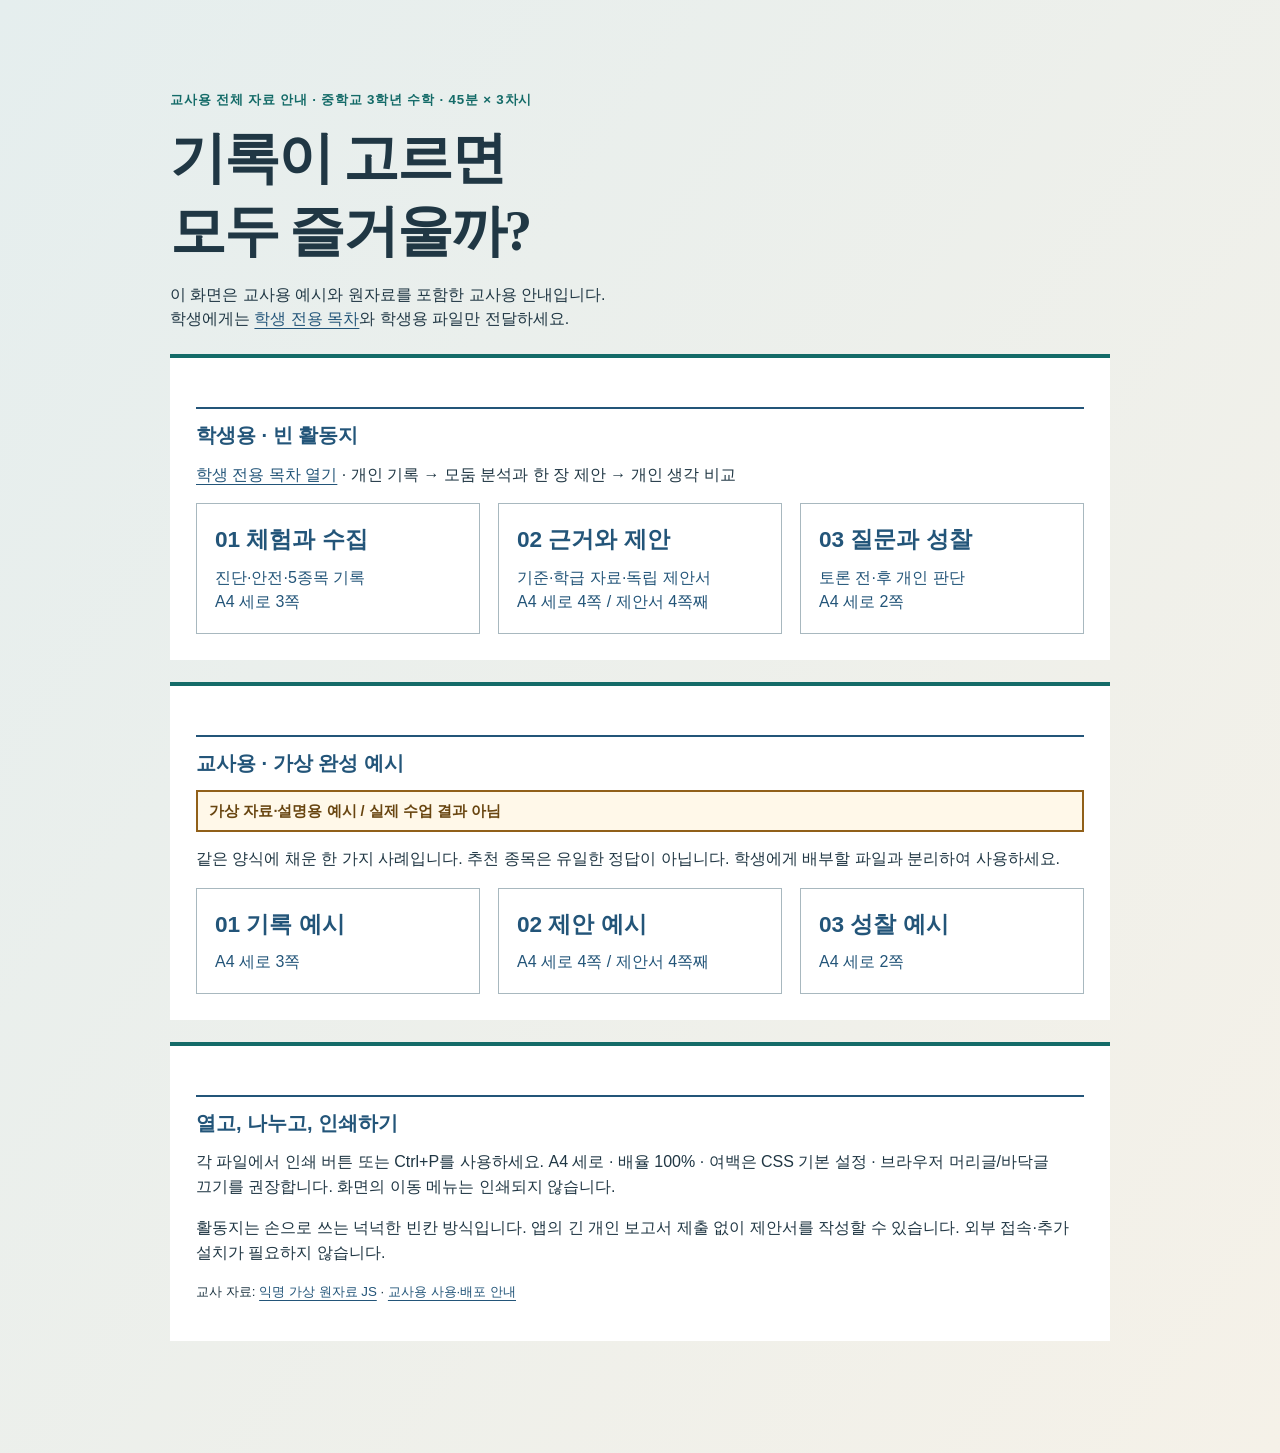
<file: public/이승희-산포도-3차시/index.html>
<!doctype html><html lang="ko"><head><meta charset="utf-8"><meta name="viewport" content="width=device-width,initial-scale=1"><title>교사용 전체 자료 안내 | 산포도 3차시</title><link rel="stylesheet" href="style.css"></head><body><main class="index"><p class="eyebrow">교사용 전체 자료 안내 · 중학교 3학년 수학 · 45분 × 3차시</p><h1>기록이 고르면<br>모두 즐거울까?</h1><p>이 화면은 교사용 예시와 원자료를 포함한 교사용 안내입니다.<br>학생에게는 <a href="students.html">학생 전용 목차</a>와 학생용 파일만 전달하세요.</p><section><h2>학생용 · 빈 활동지</h2><p><a href="students.html">학생 전용 목차 열기</a> · 개인 기록 → 모둠 분석과 한 장 제안 → 개인 생각 비교</p><div class="links"><a href="student-01.html"><strong>01 체험과 수집</strong>진단·안전·5종목 기록<br>A4 세로 3쪽</a><a href="student-02.html"><strong>02 근거와 제안</strong>기준·학급 자료·독립 제안서<br>A4 세로 4쪽 / 제안서 4쪽째</a><a href="student-03.html"><strong>03 질문과 성찰</strong>토론 전·후 개인 판단<br>A4 세로 2쪽</a></div></section><section><h2>교사용 · 가상 완성 예시</h2><p class="warning">가상 자료·설명용 예시 / 실제 수업 결과 아님</p><p>같은 양식에 채운 한 가지 사례입니다. 추천 종목은 유일한 정답이 아닙니다. 학생에게 배부할 파일과 분리하여 사용하세요.</p><div class="links"><a href="teacher-01.html"><strong>01 기록 예시</strong>A4 세로 3쪽</a><a href="teacher-02.html"><strong>02 제안 예시</strong>A4 세로 4쪽 / 제안서 4쪽째</a><a href="teacher-03.html"><strong>03 성찰 예시</strong>A4 세로 2쪽</a></div></section><section><h2>열고, 나누고, 인쇄하기</h2><p>각 파일에서 인쇄 버튼 또는 Ctrl+P를 사용하세요. A4 세로 · 배율 100% · 여백은 CSS 기본 설정 · 브라우저 머리글/바닥글 끄기를 권장합니다. 화면의 이동 메뉴는 인쇄되지 않습니다.</p><p>활동지는 손으로 쓰는 넉넉한 빈칸 방식입니다. 앱의 긴 개인 보고서 제출 없이 제안서를 작성할 수 있습니다. 외부 접속·추가 설치가 필요하지 않습니다.</p><p class="small">교사 자료: <a href="sample-data.js">익명 가상 원자료 JS</a> · <a href="README.md">교사용 사용·배포 안내</a></p></section></main></body></html>
</file>
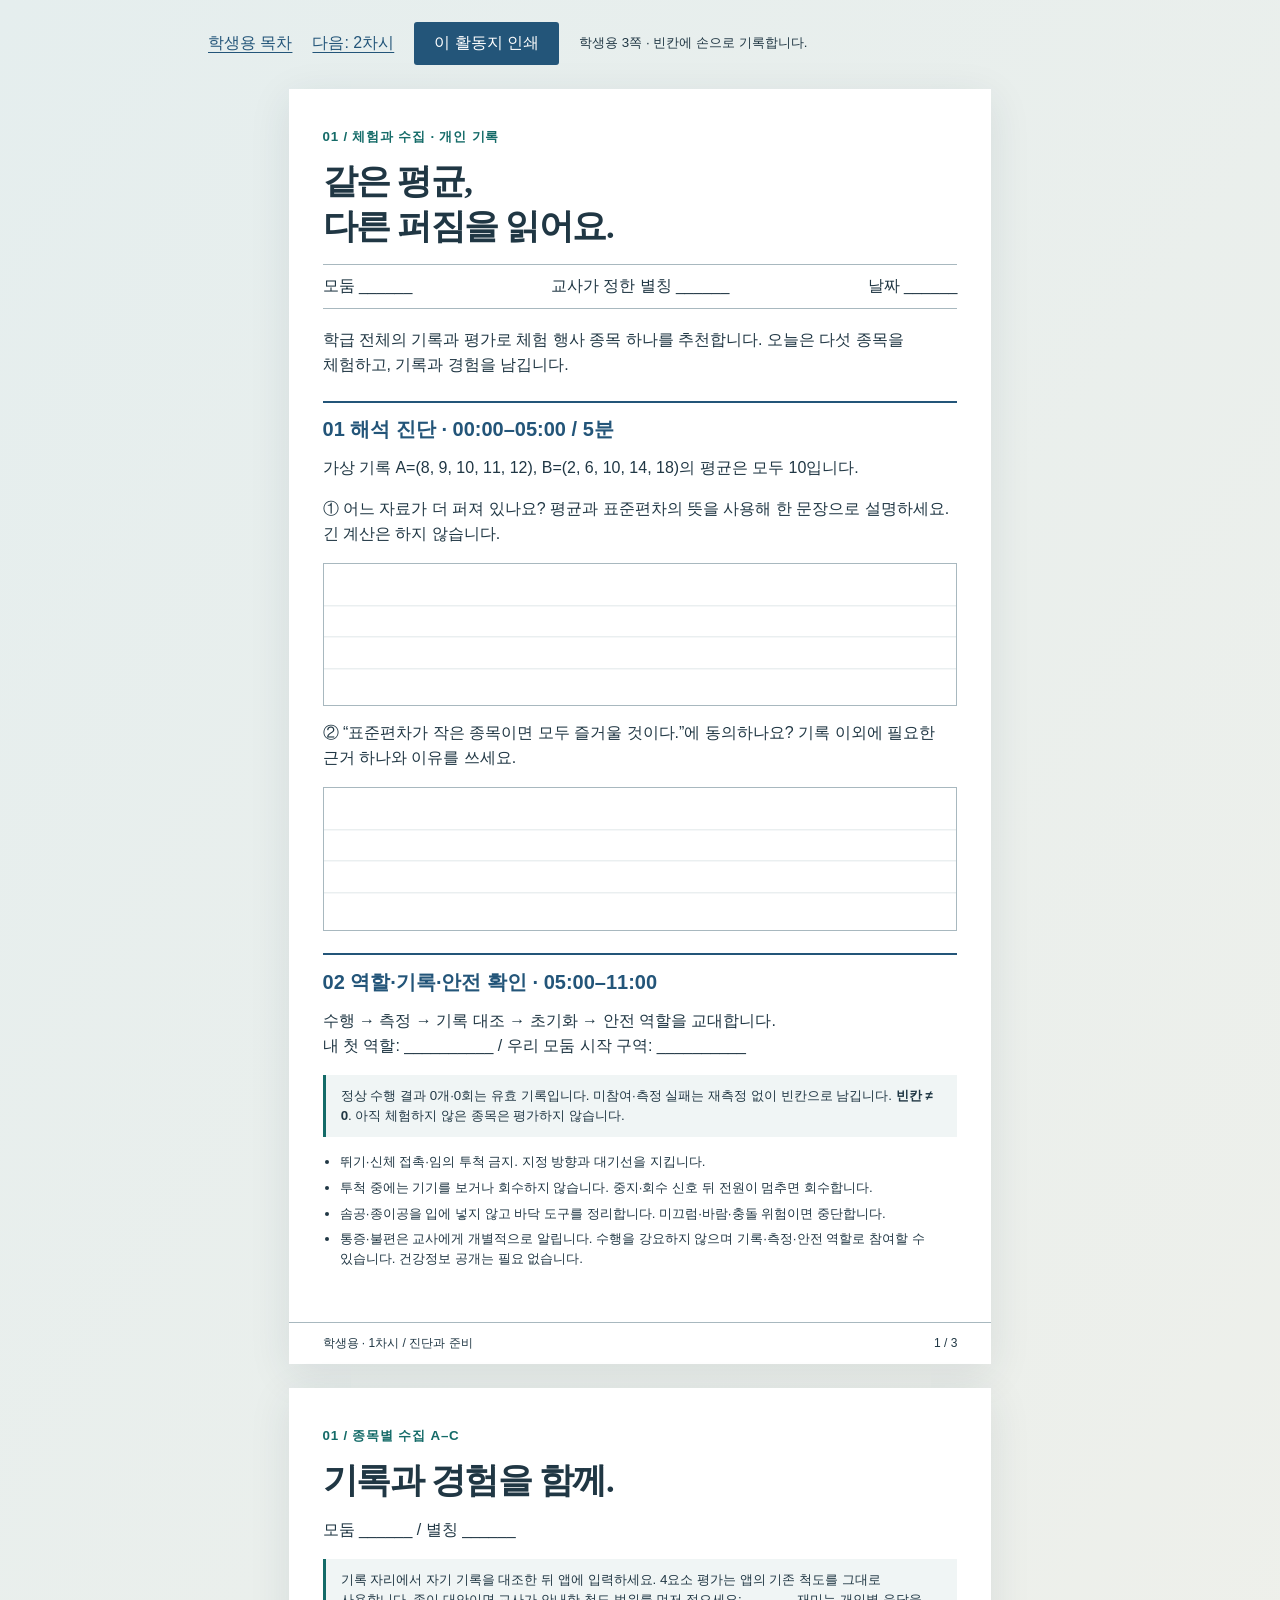
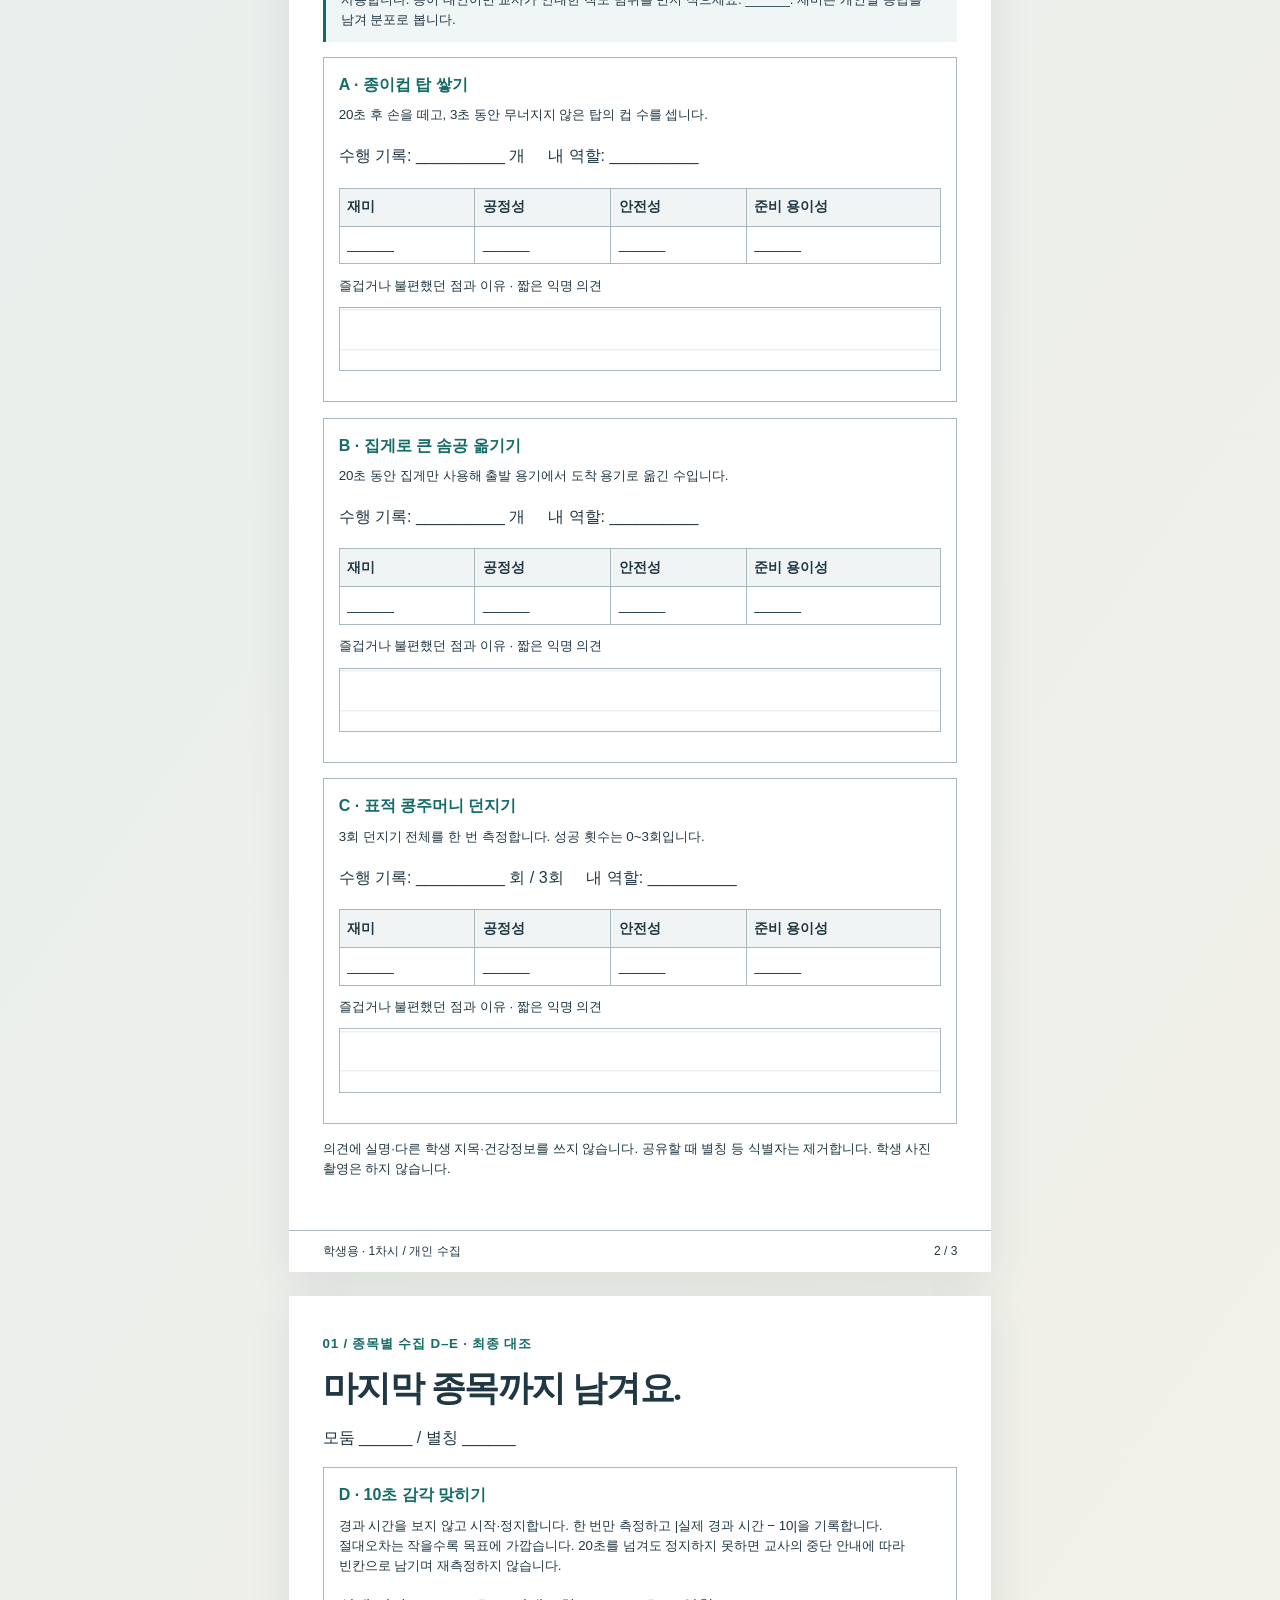
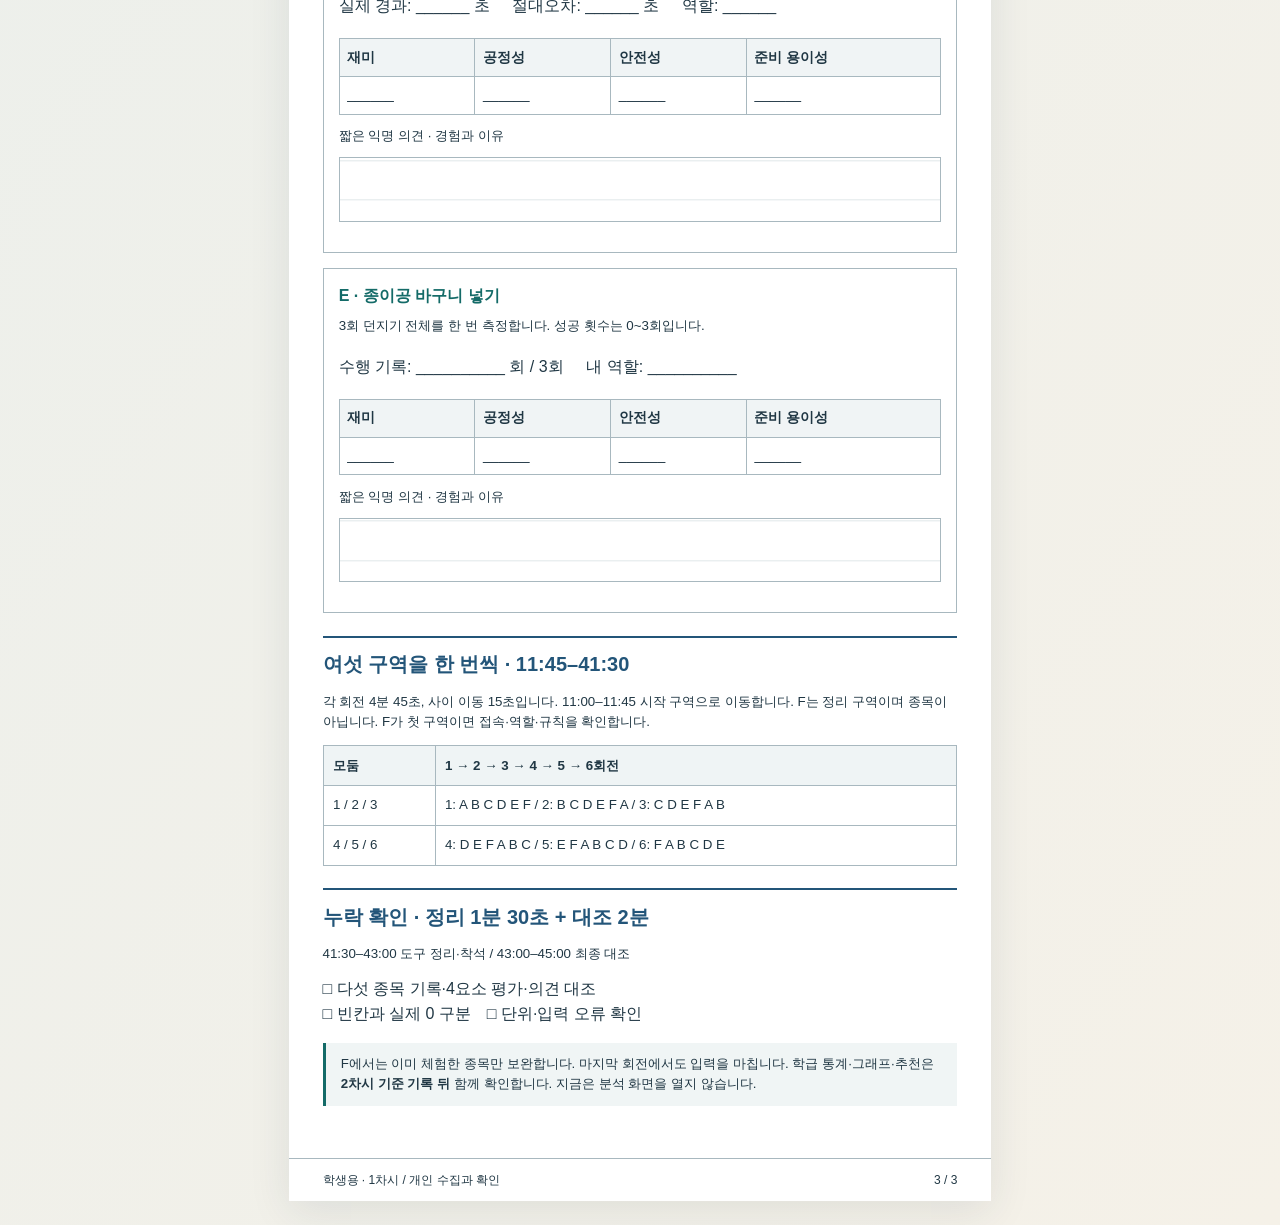
<file: public/이승희-산포도-3차시/student-01.html>
<!doctype html><html lang="ko"><head><meta charset="utf-8"><meta name="viewport" content="width=device-width,initial-scale=1"><title>학생용 1차시 | 체험과 수집</title><link rel="stylesheet" href="style.css"><script src="print.js" defer></script></head><body><nav class="toolbar no-print" aria-label="활동지 이동"><a href="students.html">학생용 목차</a><a href="student-02.html">다음: 2차시</a><button data-print>이 활동지 인쇄</button><p>학생용 3쪽 · 빈칸에 손으로 기록합니다.</p></nav><main>
<section class="sheet"><div class="inner"><p class="eyebrow">01 / 체험과 수집 · 개인 기록</p><h1>같은 평균,<br>다른 퍼짐을 읽어요.</h1><div class="meta"><span>모둠 ______</span><span>교사가 정한 별칭 ______</span><span>날짜 ______</span></div><p class="intro">학급 전체의 기록과 평가로 체험 행사 종목 하나를 추천합니다. 오늘은 다섯 종목을 체험하고, 기록과 경험을 남깁니다.</p><h2>01 해석 진단 · 00:00–05:00 / 5분</h2><p>가상 기록 A=(8, 9, 10, 11, 12), B=(2, 6, 10, 14, 18)의 평균은 모두 10입니다.</p><p>① 어느 자료가 더 퍼져 있나요? 평균과 표준편차의 뜻을 사용해 한 문장으로 설명하세요. 긴 계산은 하지 않습니다.</p><div class="box blank tall"></div><p>② “표준편차가 작은 종목이면 모두 즐거울 것이다.”에 동의하나요? 기록 이외에 필요한 근거 하나와 이유를 쓰세요.</p><div class="box blank tall"></div><h2>02 역할·기록·안전 확인 · 05:00–11:00</h2><p>수행 → 측정 → 기록 대조 → 초기화 → 안전 역할을 교대합니다.<br>내 첫 역할: __________ / 우리 모둠 시작 구역: __________</p><div class="note small">정상 수행 결과 0개·0회는 유효 기록입니다. 미참여·측정 실패는 재측정 없이 빈칸으로 남깁니다. <strong>빈칸 ≠ 0</strong>. 아직 체험하지 않은 종목은 평가하지 않습니다.</div><ul class="small"><li>뛰기·신체 접촉·임의 투척 금지. 지정 방향과 대기선을 지킵니다.</li><li>투척 중에는 기기를 보거나 회수하지 않습니다. 중지·회수 신호 뒤 전원이 멈추면 회수합니다.</li><li>솜공·종이공을 입에 넣지 않고 바닥 도구를 정리합니다. 미끄럼·바람·충돌 위험이면 중단합니다.</li><li>통증·불편은 교사에게 개별적으로 알립니다. 수행을 강요하지 않으며 기록·측정·안전 역할로 참여할 수 있습니다. 건강정보 공개는 필요 없습니다.</li></ul></div><footer class="foot"><span>학생용 · 1차시 / 진단과 준비</span><span>1 / 3</span></footer></section>
<section class="sheet"><div class="inner"><p class="eyebrow">01 / 종목별 수집 A–C</p><h1>기록과 경험을 함께.</h1><p>모둠 ______ / 별칭 ______</p><div class="note small">기록 자리에서 자기 기록을 대조한 뒤 앱에 입력하세요. 4요소 평가는 앱의 기존 척도를 그대로 사용합니다. 종이 대안이면 교사가 안내한 척도 범위를 먼저 적으세요: ______. 재미는 개인별 응답을 남겨 분포로 봅니다.</div>
<article class="sport"><h3>A · 종이컵 탑 쌓기</h3><p class="small">20초 후 손을 떼고, 3초 동안 무너지지 않은 탑의 컵 수를 셉니다.</p><div class="record"><span>수행 기록: __________ 개</span><span>내 역할: __________</span></div><table class="ratings"><tr><th>재미</th><th>공정성</th><th>안전성</th><th>준비 용이성</th></tr><tr><td>______</td><td>______</td><td>______</td><td>______</td></tr></table><p class="small">즐겁거나 불편했던 점과 이유 · 짧은 익명 의견</p><div class="box blank short"></div></article>
<article class="sport"><h3>B · 집게로 큰 솜공 옮기기</h3><p class="small">20초 동안 집게만 사용해 출발 용기에서 도착 용기로 옮긴 수입니다.</p><div class="record"><span>수행 기록: __________ 개</span><span>내 역할: __________</span></div><table class="ratings"><tr><th>재미</th><th>공정성</th><th>안전성</th><th>준비 용이성</th></tr><tr><td>______</td><td>______</td><td>______</td><td>______</td></tr></table><p class="small">즐겁거나 불편했던 점과 이유 · 짧은 익명 의견</p><div class="box blank short"></div></article>
<article class="sport"><h3>C · 표적 콩주머니 던지기</h3><p class="small">3회 던지기 전체를 한 번 측정합니다. 성공 횟수는 0~3회입니다.</p><div class="record"><span>수행 기록: __________ 회 / 3회</span><span>내 역할: __________</span></div><table class="ratings"><tr><th>재미</th><th>공정성</th><th>안전성</th><th>준비 용이성</th></tr><tr><td>______</td><td>______</td><td>______</td><td>______</td></tr></table><p class="small">즐겁거나 불편했던 점과 이유 · 짧은 익명 의견</p><div class="box blank short"></div></article><p class="small">의견에 실명·다른 학생 지목·건강정보를 쓰지 않습니다. 공유할 때 별칭 등 식별자는 제거합니다. 학생 사진 촬영은 하지 않습니다.</p></div><footer class="foot"><span>학생용 · 1차시 / 개인 수집</span><span>2 / 3</span></footer></section>
<section class="sheet"><div class="inner"><p class="eyebrow">01 / 종목별 수집 D–E · 최종 대조</p><h1>마지막 종목까지 남겨요.</h1><p>모둠 ______ / 별칭 ______</p><article class="sport"><h3>D · 10초 감각 맞히기</h3><p class="small">경과 시간을 보지 않고 시작·정지합니다. 한 번만 측정하고 |실제 경과 시간 − 10|을 기록합니다. 절대오차는 작을수록 목표에 가깝습니다. 20초를 넘겨도 정지하지 못하면 교사의 중단 안내에 따라 빈칸으로 남기며 재측정하지 않습니다.</p><div class="record"><span>실제 경과: ______ 초</span><span>절대오차: ______ 초</span><span>역할: ______</span></div><table class="ratings"><tr><th>재미</th><th>공정성</th><th>안전성</th><th>준비 용이성</th></tr><tr><td>______</td><td>______</td><td>______</td><td>______</td></tr></table><p class="small">짧은 익명 의견 · 경험과 이유</p><div class="box blank short"></div></article><article class="sport"><h3>E · 종이공 바구니 넣기</h3><p class="small">3회 던지기 전체를 한 번 측정합니다. 성공 횟수는 0~3회입니다.</p><div class="record"><span>수행 기록: __________ 회 / 3회</span><span>내 역할: __________</span></div><table class="ratings"><tr><th>재미</th><th>공정성</th><th>안전성</th><th>준비 용이성</th></tr><tr><td>______</td><td>______</td><td>______</td><td>______</td></tr></table><p class="small">짧은 익명 의견 · 경험과 이유</p><div class="box blank short"></div></article><h2>여섯 구역을 한 번씩 · 11:45–41:30</h2><p class="small">각 회전 4분 45초, 사이 이동 15초입니다. 11:00–11:45 시작 구역으로 이동합니다. F는 정리 구역이며 종목이 아닙니다. F가 첫 구역이면 접속·역할·규칙을 확인합니다.</p><table class="small"><tr><th>모둠</th><th colspan="6">1 → 2 → 3 → 4 → 5 → 6회전</th></tr><tr><td>1 / 2 / 3</td><td colspan="6">1: A B C D E F / 2: B C D E F A / 3: C D E F A B</td></tr><tr><td>4 / 5 / 6</td><td colspan="6">4: D E F A B C / 5: E F A B C D / 6: F A B C D E</td></tr></table><h2>누락 확인 · 정리 1분 30초 + 대조 2분</h2><p class="small">41:30–43:00 도구 정리·착석 / 43:00–45:00 최종 대조</p><p>□ 다섯 종목 기록·4요소 평가·의견 대조<br>□ 빈칸과 실제 0 구분　□ 단위·입력 오류 확인</p><div class="note small">F에서는 이미 체험한 종목만 보완합니다. 마지막 회전에서도 입력을 마칩니다. 학급 통계·그래프·추천은 <strong>2차시 기준 기록 뒤</strong> 함께 확인합니다. 지금은 분석 화면을 열지 않습니다.</div></div><footer class="foot"><span>학생용 · 1차시 / 개인 수집과 확인</span><span>3 / 3</span></footer></section>
</main></body></html>
</file>
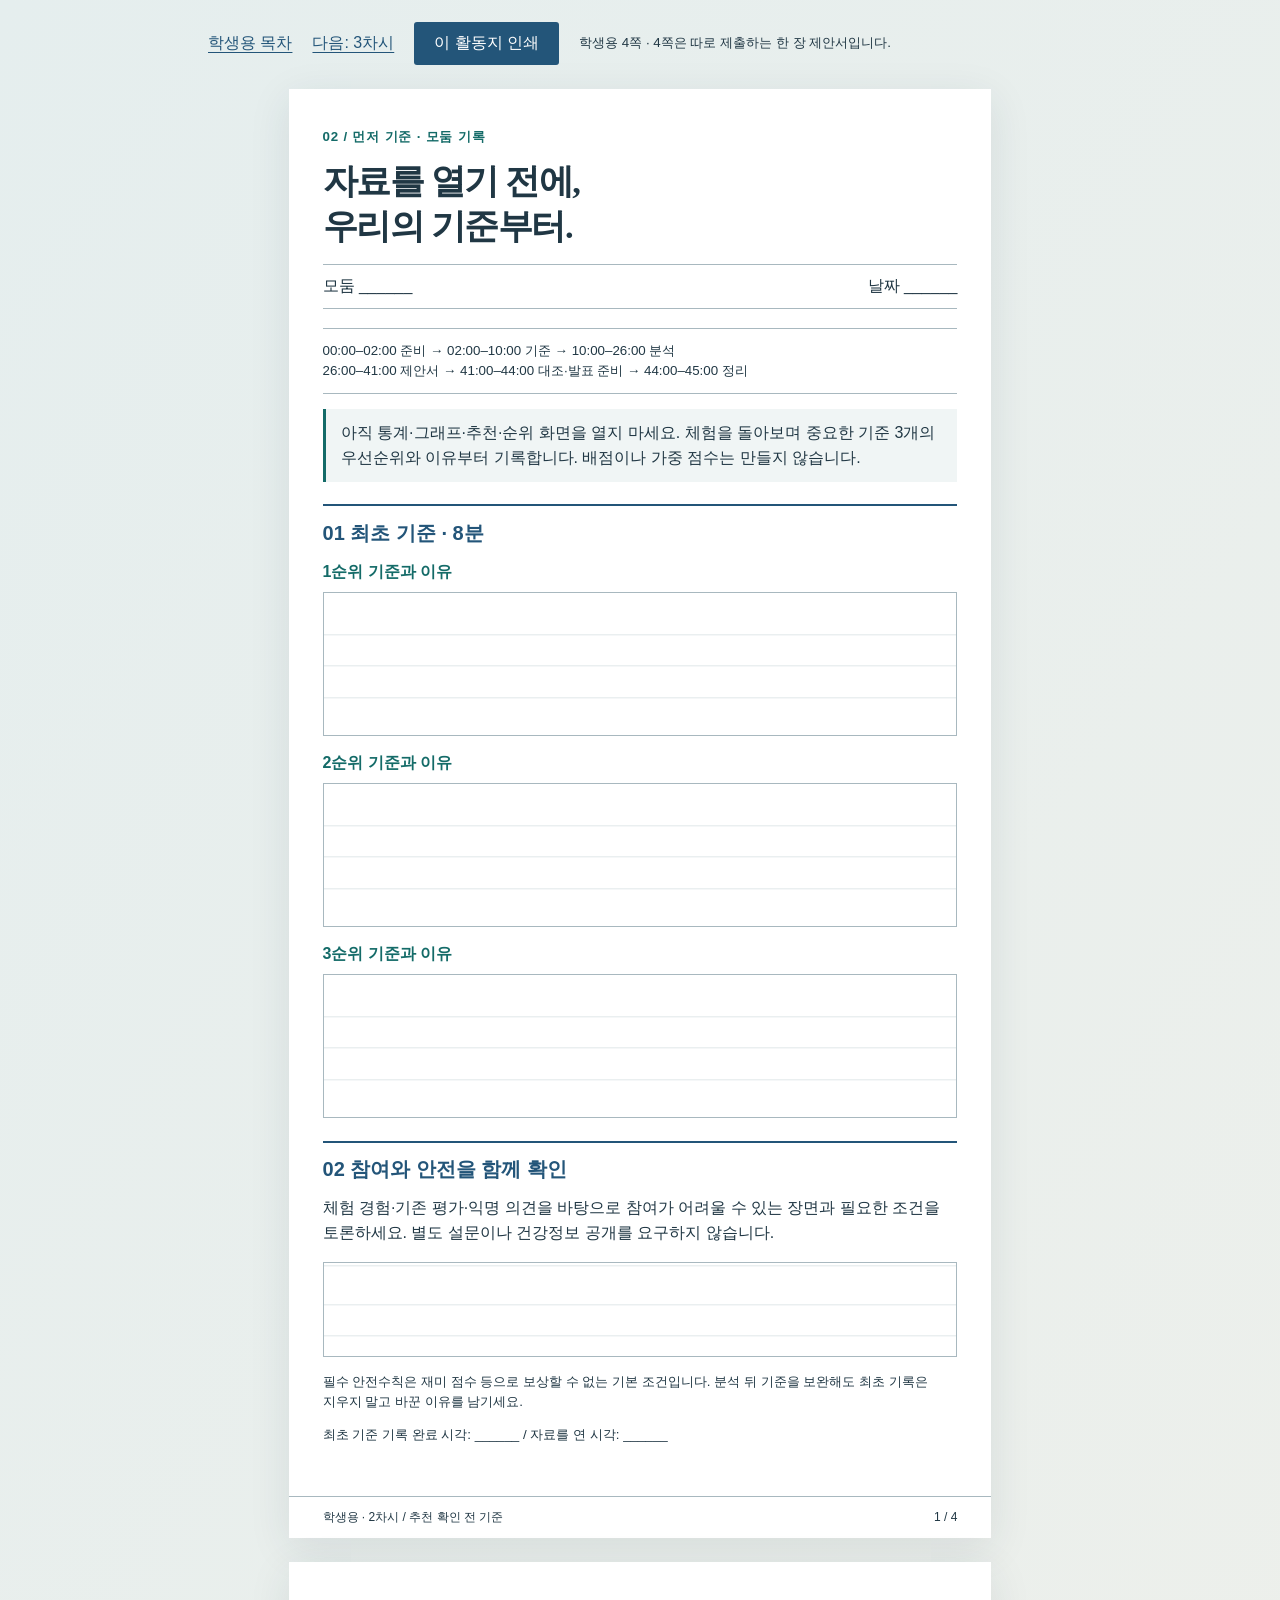
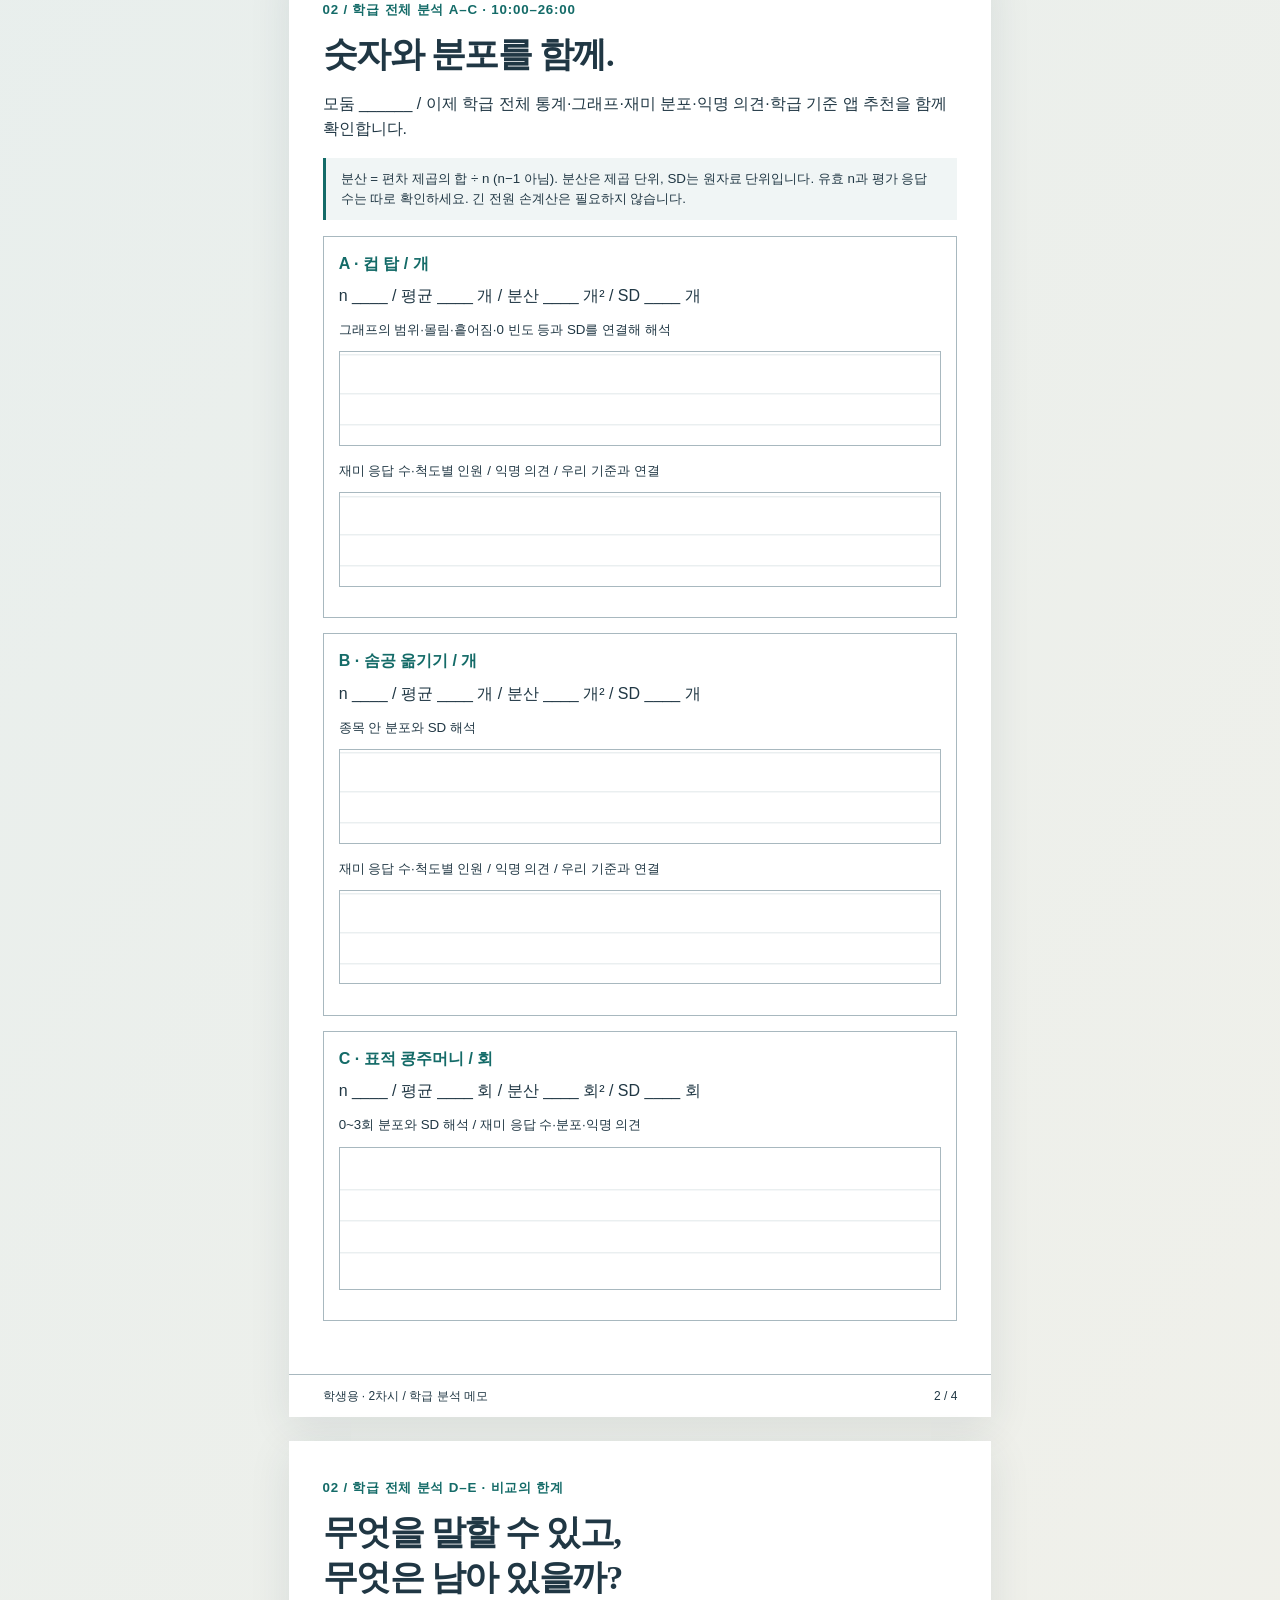
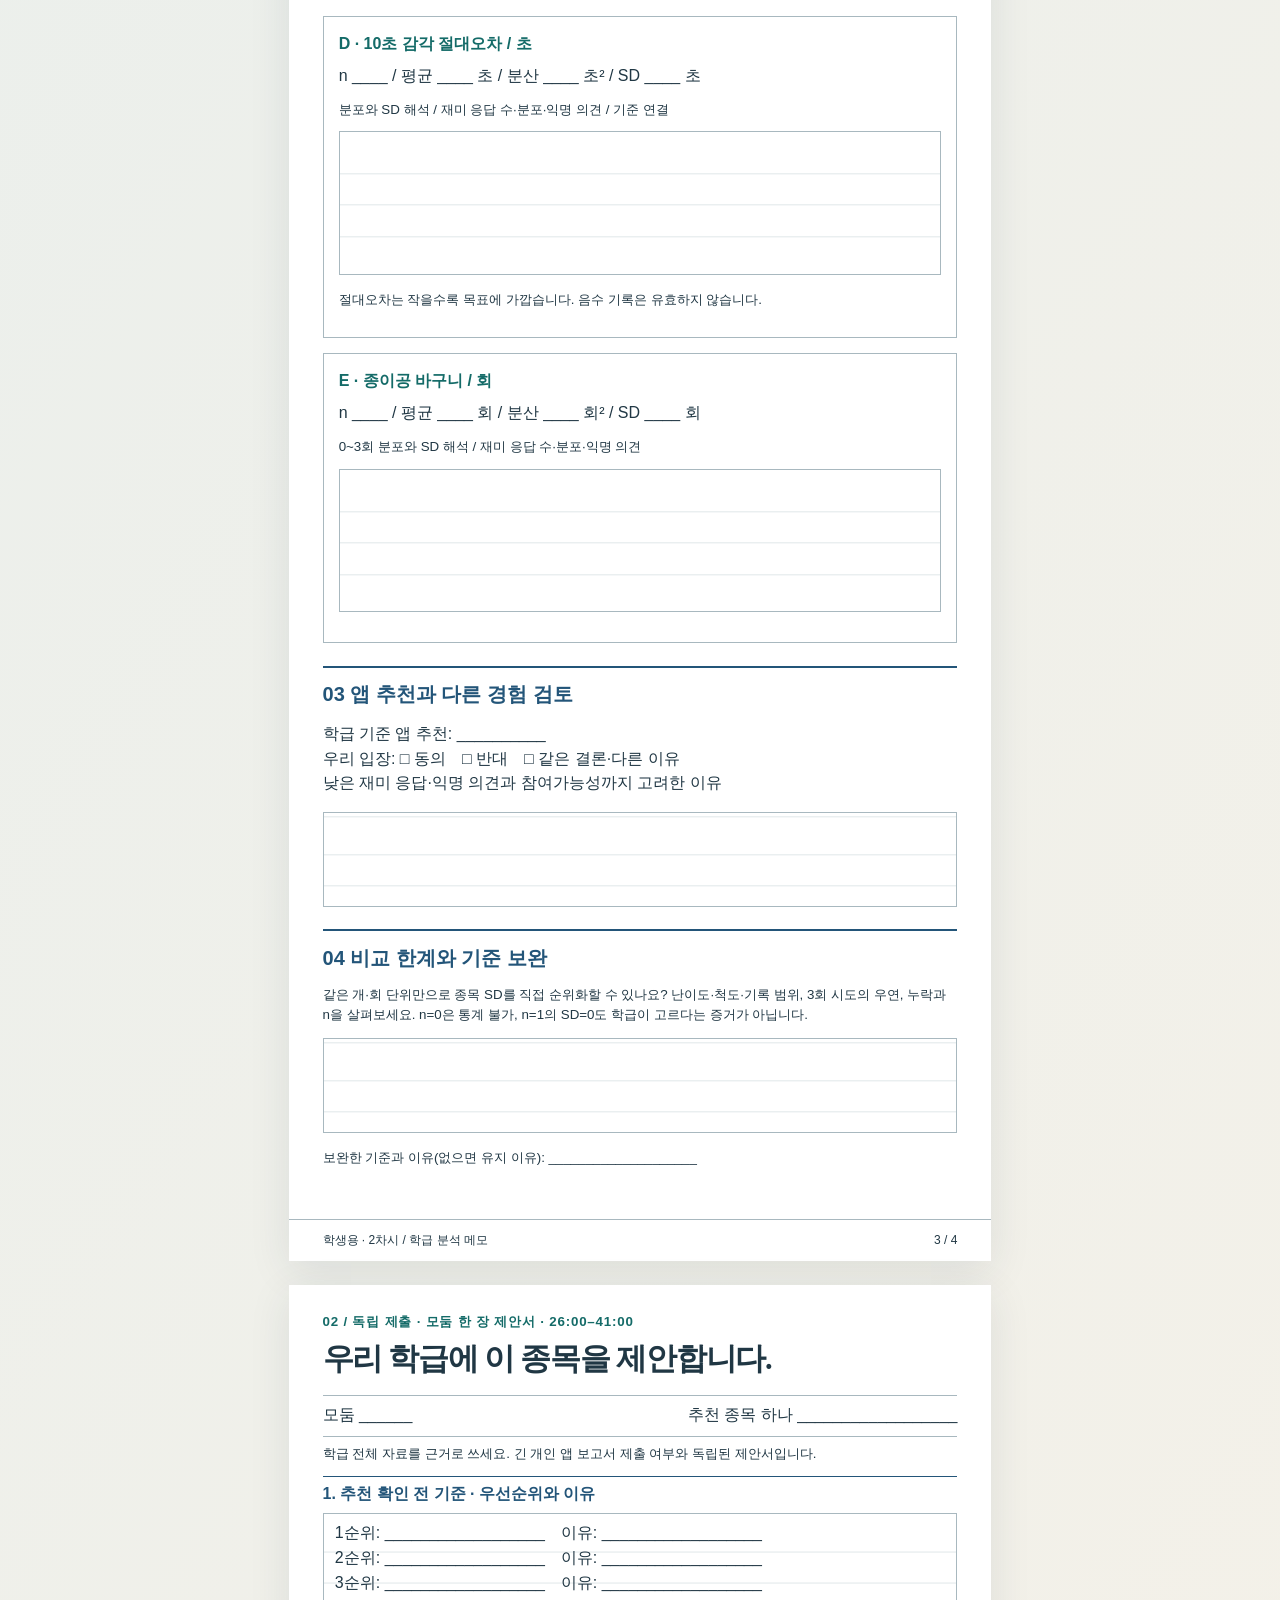
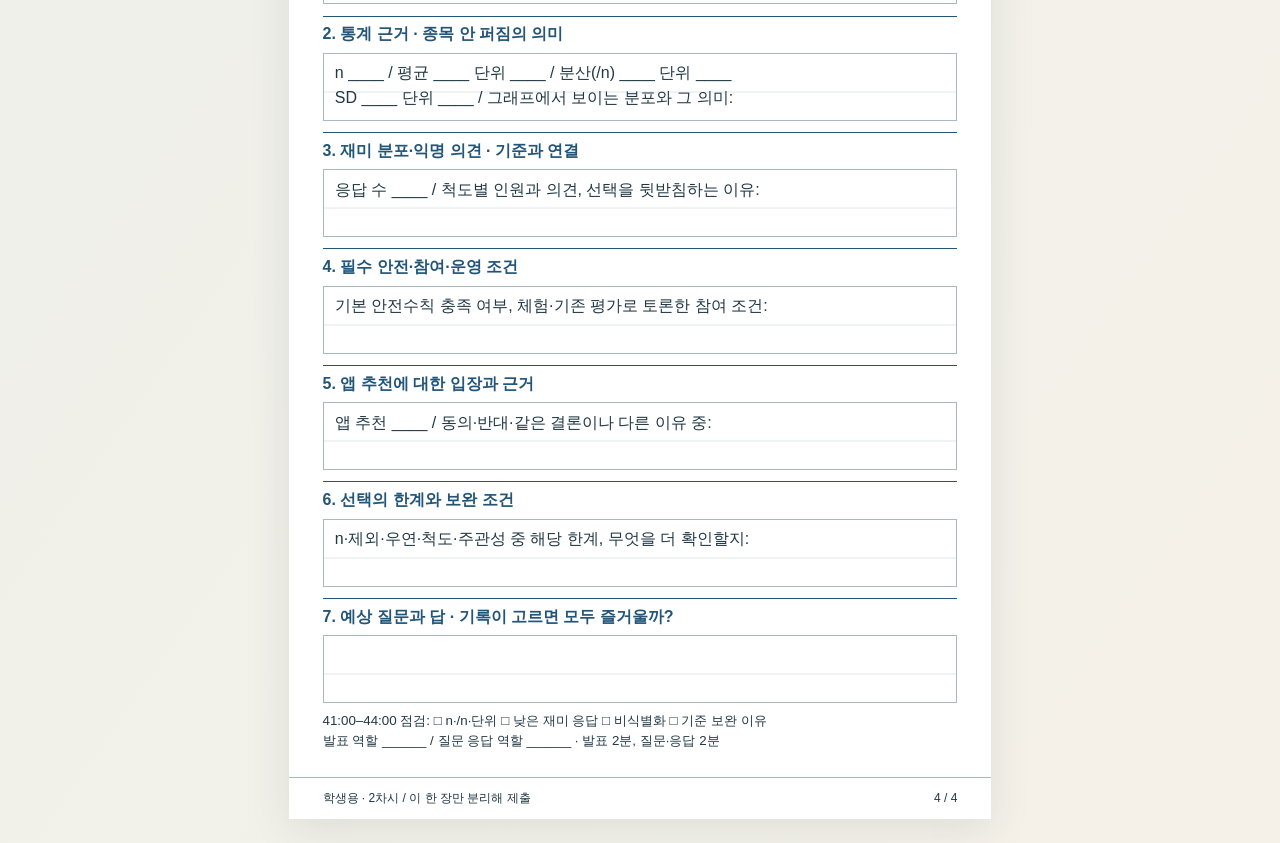
<file: public/이승희-산포도-3차시/student-02.html>
<!doctype html><html lang="ko"><head><meta charset="utf-8"><meta name="viewport" content="width=device-width,initial-scale=1"><title>학생용 2차시 | 근거와 제안</title><link rel="stylesheet" href="style.css"><script src="print.js" defer></script></head><body><nav class="toolbar no-print" aria-label="활동지 이동"><a href="students.html">학생용 목차</a><a href="student-03.html">다음: 3차시</a><button data-print>이 활동지 인쇄</button><p>학생용 4쪽 · 4쪽은 따로 제출하는 한 장 제안서입니다.</p></nav><main>
<section class="sheet"><div class="inner"><p class="eyebrow">02 / 먼저 기준 · 모둠 기록</p><h1>자료를 열기 전에,<br>우리의 기준부터.</h1><div class="meta"><span>모둠 ______</span><span>날짜 ______</span></div><div class="timeline">00:00–02:00 준비 → 02:00–10:00 기준 → 10:00–26:00 분석<br>26:00–41:00 제안서 → 41:00–44:00 대조·발표 준비 → 44:00–45:00 정리</div><div class="note">아직 통계·그래프·추천·순위 화면을 열지 마세요. 체험을 돌아보며 중요한 기준 3개의 우선순위와 이유부터 기록합니다. 배점이나 가중 점수는 만들지 않습니다.</div><h2>01 최초 기준 · 8분</h2><h3>1순위 기준과 이유</h3><div class="box blank tall"></div><h3>2순위 기준과 이유</h3><div class="box blank tall"></div><h3>3순위 기준과 이유</h3><div class="box blank tall"></div><h2>02 참여와 안전을 함께 확인</h2><p>체험 경험·기존 평가·익명 의견을 바탕으로 참여가 어려울 수 있는 장면과 필요한 조건을 토론하세요. 별도 설문이나 건강정보 공개를 요구하지 않습니다.</p><div class="box blank"></div><p class="small">필수 안전수칙은 재미 점수 등으로 보상할 수 없는 기본 조건입니다. 분석 뒤 기준을 보완해도 최초 기록은 지우지 말고 바꾼 이유를 남기세요.</p><p class="small">최초 기준 기록 완료 시각: ______ / 자료를 연 시각: ______</p></div><footer class="foot"><span>학생용 · 2차시 / 추천 확인 전 기준</span><span>1 / 4</span></footer></section>
<section class="sheet"><div class="inner"><p class="eyebrow">02 / 학급 전체 분석 A–C · 10:00–26:00</p><h1>숫자와 분포를 함께.</h1><p>모둠 ______ / 이제 학급 전체 통계·그래프·재미 분포·익명 의견·학급 기준 앱 추천을 함께 확인합니다.</p><div class="note small">분산 = 편차 제곱의 합 ÷ n (n−1 아님). 분산은 제곱 단위, SD는 원자료 단위입니다. 유효 n과 평가 응답 수는 따로 확인하세요. 긴 전원 손계산은 필요하지 않습니다.</div>
<article class="sport"><h3>A · 컵 탑 / 개</h3><p>n ____ / 평균 ____ 개 / 분산 ____ 개² / SD ____ 개</p><p class="small">그래프의 범위·몰림·흩어짐·0 빈도 등과 SD를 연결해 해석</p><div class="box blank"></div><p class="small">재미 응답 수·척도별 인원 / 익명 의견 / 우리 기준과 연결</p><div class="box blank"></div></article>
<article class="sport"><h3>B · 솜공 옮기기 / 개</h3><p>n ____ / 평균 ____ 개 / 분산 ____ 개² / SD ____ 개</p><p class="small">종목 안 분포와 SD 해석</p><div class="box blank"></div><p class="small">재미 응답 수·척도별 인원 / 익명 의견 / 우리 기준과 연결</p><div class="box blank"></div></article>
<article class="sport"><h3>C · 표적 콩주머니 / 회</h3><p>n ____ / 평균 ____ 회 / 분산 ____ 회² / SD ____ 회</p><p class="small">0~3회 분포와 SD 해석 / 재미 응답 수·분포·익명 의견</p><div class="box blank tall"></div></article></div><footer class="foot"><span>학생용 · 2차시 / 학급 분석 메모</span><span>2 / 4</span></footer></section>
<section class="sheet"><div class="inner"><p class="eyebrow">02 / 학급 전체 분석 D–E · 비교의 한계</p><h1>무엇을 말할 수 있고,<br>무엇은 남아 있을까?</h1><article class="sport"><h3>D · 10초 감각 절대오차 / 초</h3><p>n ____ / 평균 ____ 초 / 분산 ____ 초² / SD ____ 초</p><p class="small">분포와 SD 해석 / 재미 응답 수·분포·익명 의견 / 기준 연결</p><div class="box blank tall"></div><p class="small">절대오차는 작을수록 목표에 가깝습니다. 음수 기록은 유효하지 않습니다.</p></article><article class="sport"><h3>E · 종이공 바구니 / 회</h3><p>n ____ / 평균 ____ 회 / 분산 ____ 회² / SD ____ 회</p><p class="small">0~3회 분포와 SD 해석 / 재미 응답 수·분포·익명 의견</p><div class="box blank tall"></div></article><h2>03 앱 추천과 다른 경험 검토</h2><p>학급 기준 앱 추천: __________<br>우리 입장: □ 동의　□ 반대　□ 같은 결론·다른 이유<br>낮은 재미 응답·익명 의견과 참여가능성까지 고려한 이유</p><div class="box blank"></div><h2>04 비교 한계와 기준 보완</h2><p class="small">같은 개·회 단위만으로 종목 SD를 직접 순위화할 수 있나요? 난이도·척도·기록 범위, 3회 시도의 우연, 누락과 n을 살펴보세요. n=0은 통계 불가, n=1의 SD=0도 학급이 고르다는 증거가 아닙니다.</p><div class="box blank"></div><p class="small">보완한 기준과 이유(없으면 유지 이유): ____________________</p></div><footer class="foot"><span>학생용 · 2차시 / 학급 분석 메모</span><span>3 / 4</span></footer></section>
<section class="sheet proposal"><div class="inner"><p class="eyebrow">02 / 독립 제출 · 모둠 한 장 제안서 · 26:00–41:00</p><h1>우리 학급에 이 종목을 제안합니다.</h1><div class="meta"><span>모둠 ______</span><span>추천 종목 하나 __________________</span></div><p class="small">학급 전체 자료를 근거로 쓰세요. 긴 개인 앱 보고서 제출 여부와 독립된 제안서입니다.</p><h2>1. 추천 확인 전 기준 · 우선순위와 이유</h2><div class="box blank">1순위: __________________　이유: __________________<br>2순위: __________________　이유: __________________<br>3순위: __________________　이유: __________________</div><h2>2. 통계 근거 · 종목 안 퍼짐의 의미</h2><div class="box blank">n ____ / 평균 ____ 단위 ____ / 분산(/n) ____ 단위 ____<br>SD ____ 단위 ____ / 그래프에서 보이는 분포와 그 의미:</div><h2>3. 재미 분포·익명 의견 · 기준과 연결</h2><div class="box blank">응답 수 ____ / 척도별 인원과 의견, 선택을 뒷받침하는 이유:</div><h2>4. 필수 안전·참여·운영 조건</h2><div class="box blank">기본 안전수칙 충족 여부, 체험·기존 평가로 토론한 참여 조건:</div><h2>5. 앱 추천에 대한 입장과 근거</h2><div class="box blank">앱 추천 ____ / 동의·반대·같은 결론이나 다른 이유 중:</div><h2>6. 선택의 한계와 보완 조건</h2><div class="box blank">n·제외·우연·척도·주관성 중 해당 한계, 무엇을 더 확인할지:</div><h2>7. 예상 질문과 답 · 기록이 고르면 모두 즐거울까?</h2><div class="box blank"></div><p class="small">41:00–44:00 점검: □ n·/n·단위 □ 낮은 재미 응답 □ 비식별화 □ 기준 보완 이유<br>발표 역할 ______ / 질문 응답 역할 ______ · 발표 2분, 질문·응답 2분</p></div><footer class="foot"><span>학생용 · 2차시 / 이 한 장만 분리해 제출</span><span>4 / 4</span></footer></section>
</main></body></html>
</file>
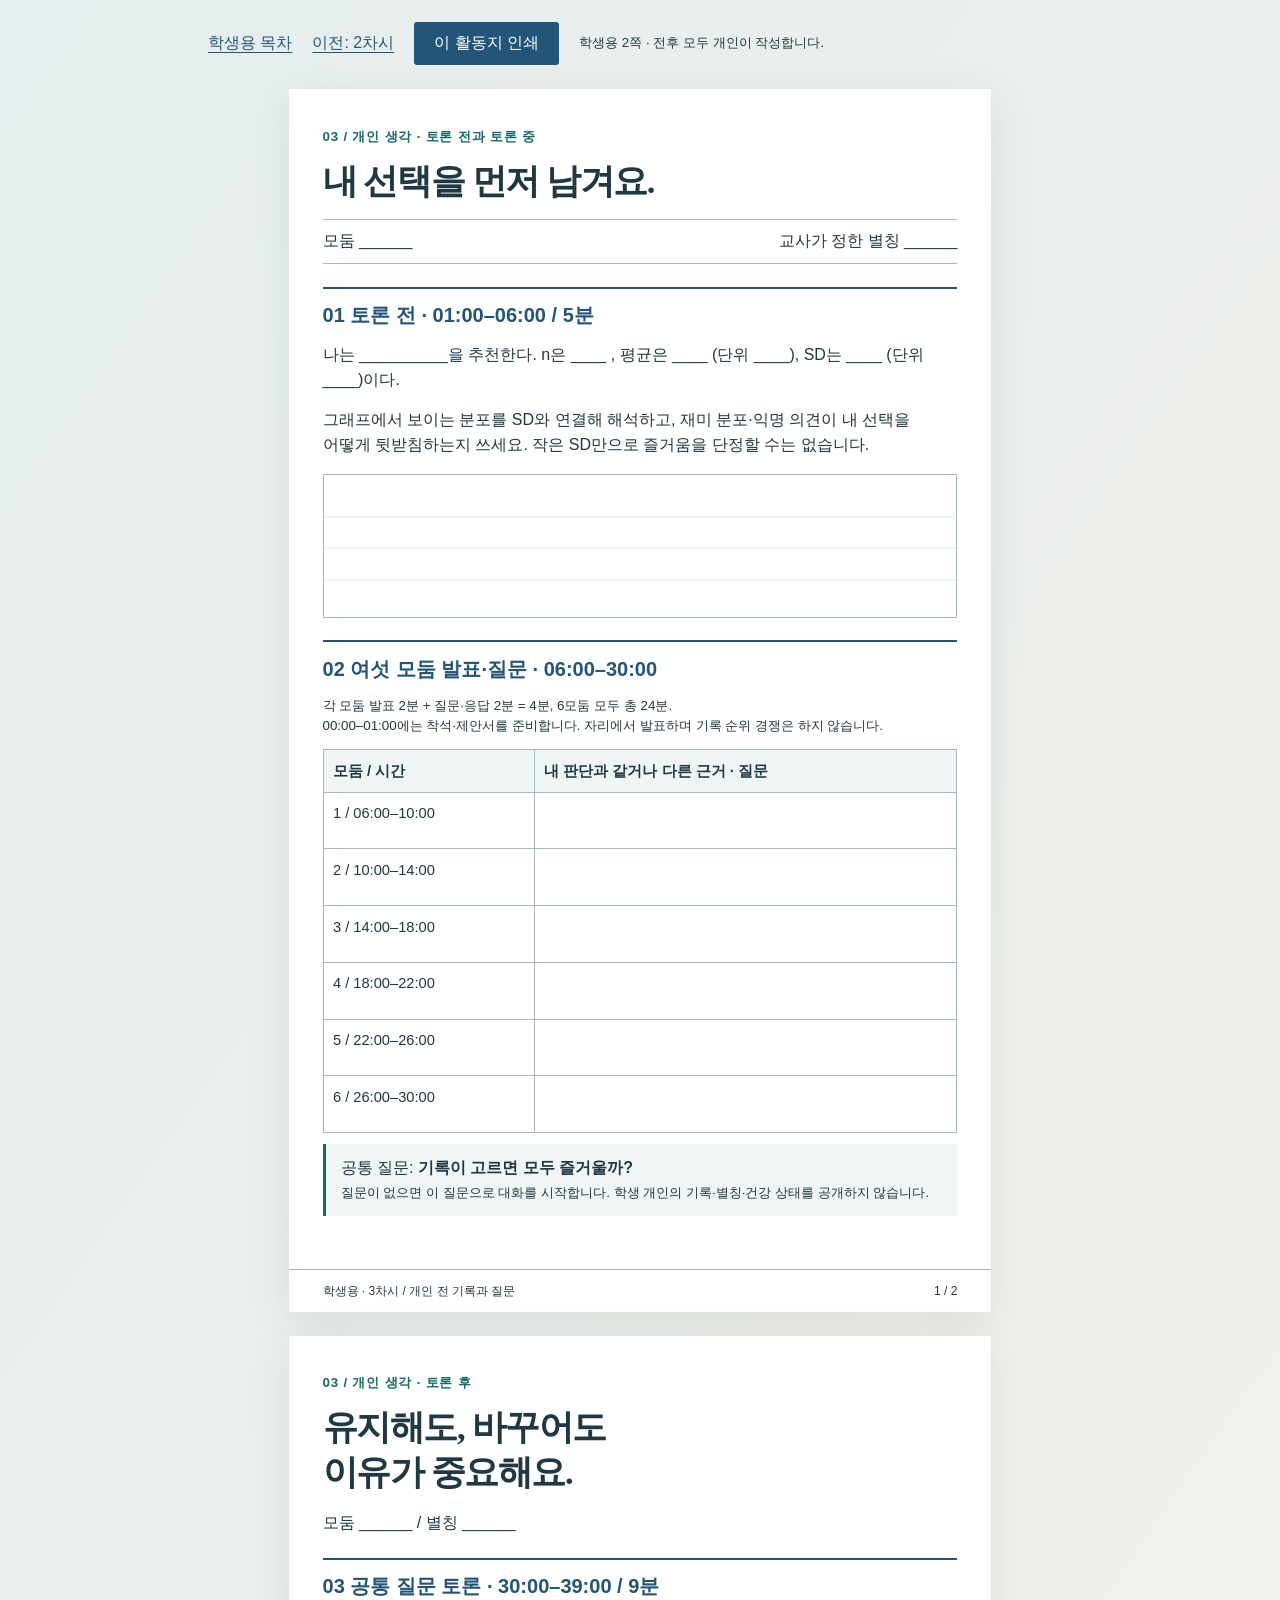
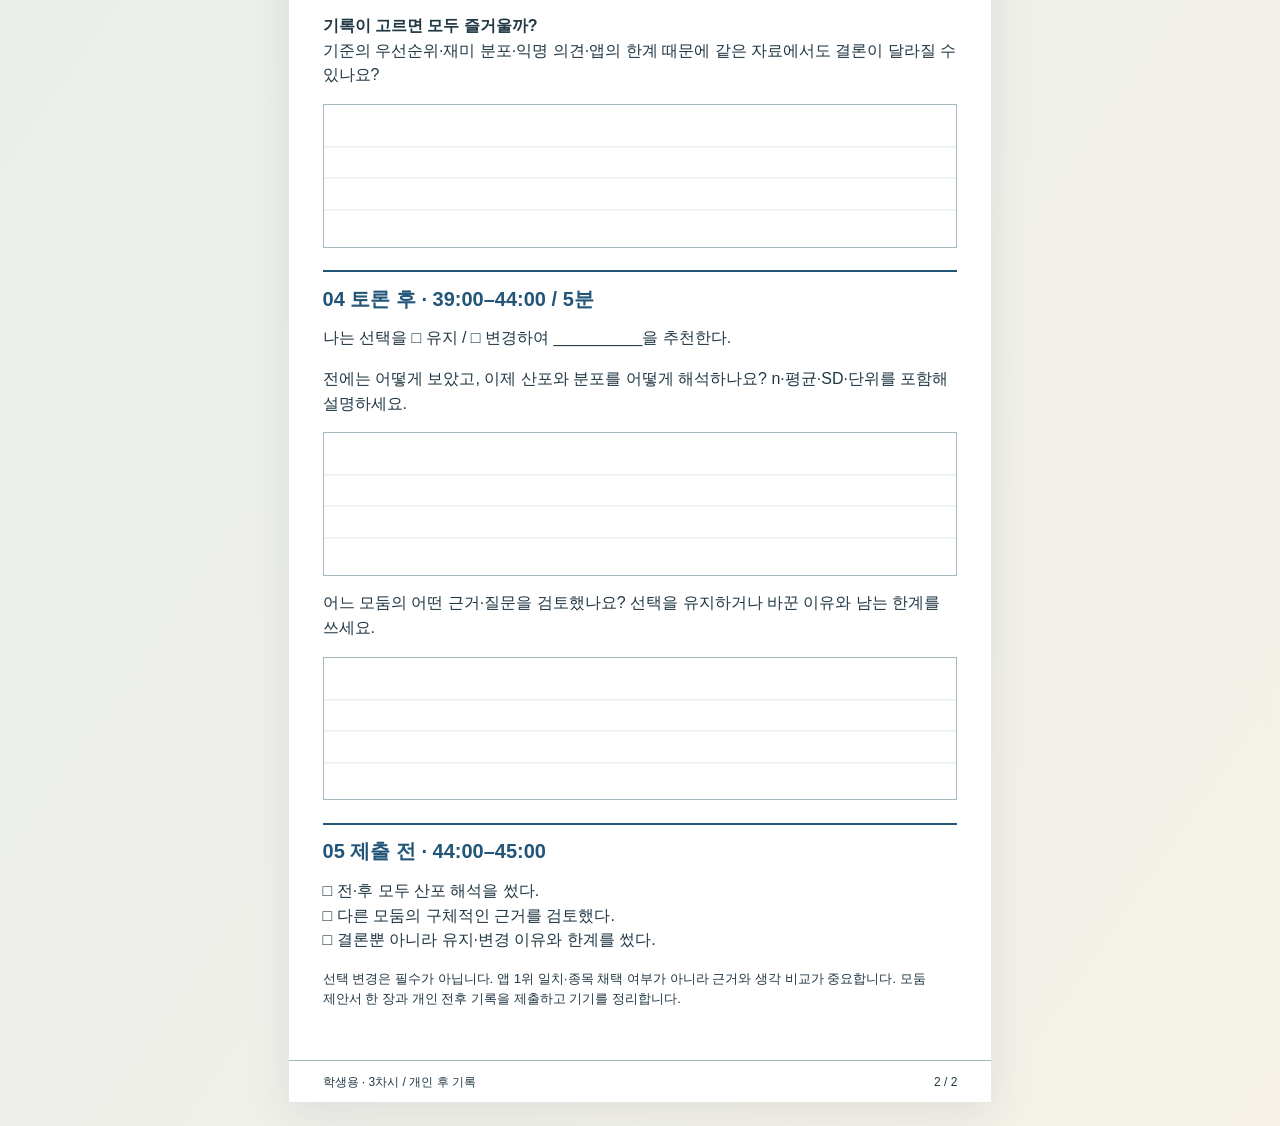
<file: public/이승희-산포도-3차시/student-03.html>
<!doctype html><html lang="ko"><head><meta charset="utf-8"><meta name="viewport" content="width=device-width,initial-scale=1"><title>학생용 3차시 | 질문과 성찰</title><link rel="stylesheet" href="style.css"><script src="print.js" defer></script></head><body><nav class="toolbar no-print" aria-label="활동지 이동"><a href="students.html">학생용 목차</a><a href="student-02.html">이전: 2차시</a><button data-print>이 활동지 인쇄</button><p>학생용 2쪽 · 전후 모두 개인이 작성합니다.</p></nav><main>
<section class="sheet"><div class="inner"><p class="eyebrow">03 / 개인 생각 · 토론 전과 토론 중</p><h1>내 선택을 먼저 남겨요.</h1><div class="meta"><span>모둠 ______</span><span>교사가 정한 별칭 ______</span></div><h2>01 토론 전 · 01:00–06:00 / 5분</h2><p>나는 __________을 추천한다. n은 ____ , 평균은 ____ (단위 ____), SD는 ____ (단위 ____)이다.</p><p>그래프에서 보이는 분포를 SD와 연결해 해석하고, 재미 분포·익명 의견이 내 선택을 어떻게 뒷받침하는지 쓰세요. 작은 SD만으로 즐거움을 단정할 수는 없습니다.</p><div class="box blank tall"></div><h2>02 여섯 모둠 발표·질문 · 06:00–30:00</h2><p class="small">각 모둠 발표 2분 + 질문·응답 2분 = 4분, 6모둠 모두 총 24분.<br>00:00–01:00에는 착석·제안서를 준비합니다. 자리에서 발표하며 기록 순위 경쟁은 하지 않습니다.</p><table><tr><th>모둠 / 시간</th><th>내 판단과 같거나 다른 근거 · 질문</th></tr><tr><td>1 / 06:00–10:00</td><td style="height:15mm"></td></tr><tr><td>2 / 10:00–14:00</td><td style="height:15mm"></td></tr><tr><td>3 / 14:00–18:00</td><td style="height:15mm"></td></tr><tr><td>4 / 18:00–22:00</td><td style="height:15mm"></td></tr><tr><td>5 / 22:00–26:00</td><td style="height:15mm"></td></tr><tr><td>6 / 26:00–30:00</td><td style="height:15mm"></td></tr></table><div class="note">공통 질문: <strong>기록이 고르면 모두 즐거울까?</strong><br><span class="small">질문이 없으면 이 질문으로 대화를 시작합니다. 학생 개인의 기록·별칭·건강 상태를 공개하지 않습니다.</span></div></div><footer class="foot"><span>학생용 · 3차시 / 개인 전 기록과 질문</span><span>1 / 2</span></footer></section>
<section class="sheet"><div class="inner"><p class="eyebrow">03 / 개인 생각 · 토론 후</p><h1>유지해도, 바꾸어도<br>이유가 중요해요.</h1><p>모둠 ______ / 별칭 ______</p><h2>03 공통 질문 토론 · 30:00–39:00 / 9분</h2><p><strong>기록이 고르면 모두 즐거울까?</strong><br>기준의 우선순위·재미 분포·익명 의견·앱의 한계 때문에 같은 자료에서도 결론이 달라질 수 있나요?</p><div class="box blank tall"></div><h2>04 토론 후 · 39:00–44:00 / 5분</h2><p>나는 선택을 □ 유지 / □ 변경하여 __________을 추천한다.</p><p>전에는 어떻게 보았고, 이제 산포와 분포를 어떻게 해석하나요? n·평균·SD·단위를 포함해 설명하세요.</p><div class="box blank tall"></div><p>어느 모둠의 어떤 근거·질문을 검토했나요? 선택을 유지하거나 바꾼 이유와 남는 한계를 쓰세요.</p><div class="box blank tall"></div><h2>05 제출 전 · 44:00–45:00</h2><p>□ 전·후 모두 산포 해석을 썼다.<br>□ 다른 모둠의 구체적인 근거를 검토했다.<br>□ 결론뿐 아니라 유지·변경 이유와 한계를 썼다.</p><p class="small">선택 변경은 필수가 아닙니다. 앱 1위 일치·종목 채택 여부가 아니라 근거와 생각 비교가 중요합니다. 모둠 제안서 한 장과 개인 전후 기록을 제출하고 기기를 정리합니다.</p></div><footer class="foot"><span>학생용 · 3차시 / 개인 후 기록</span><span>2 / 2</span></footer></section>
</main></body></html>
</file>
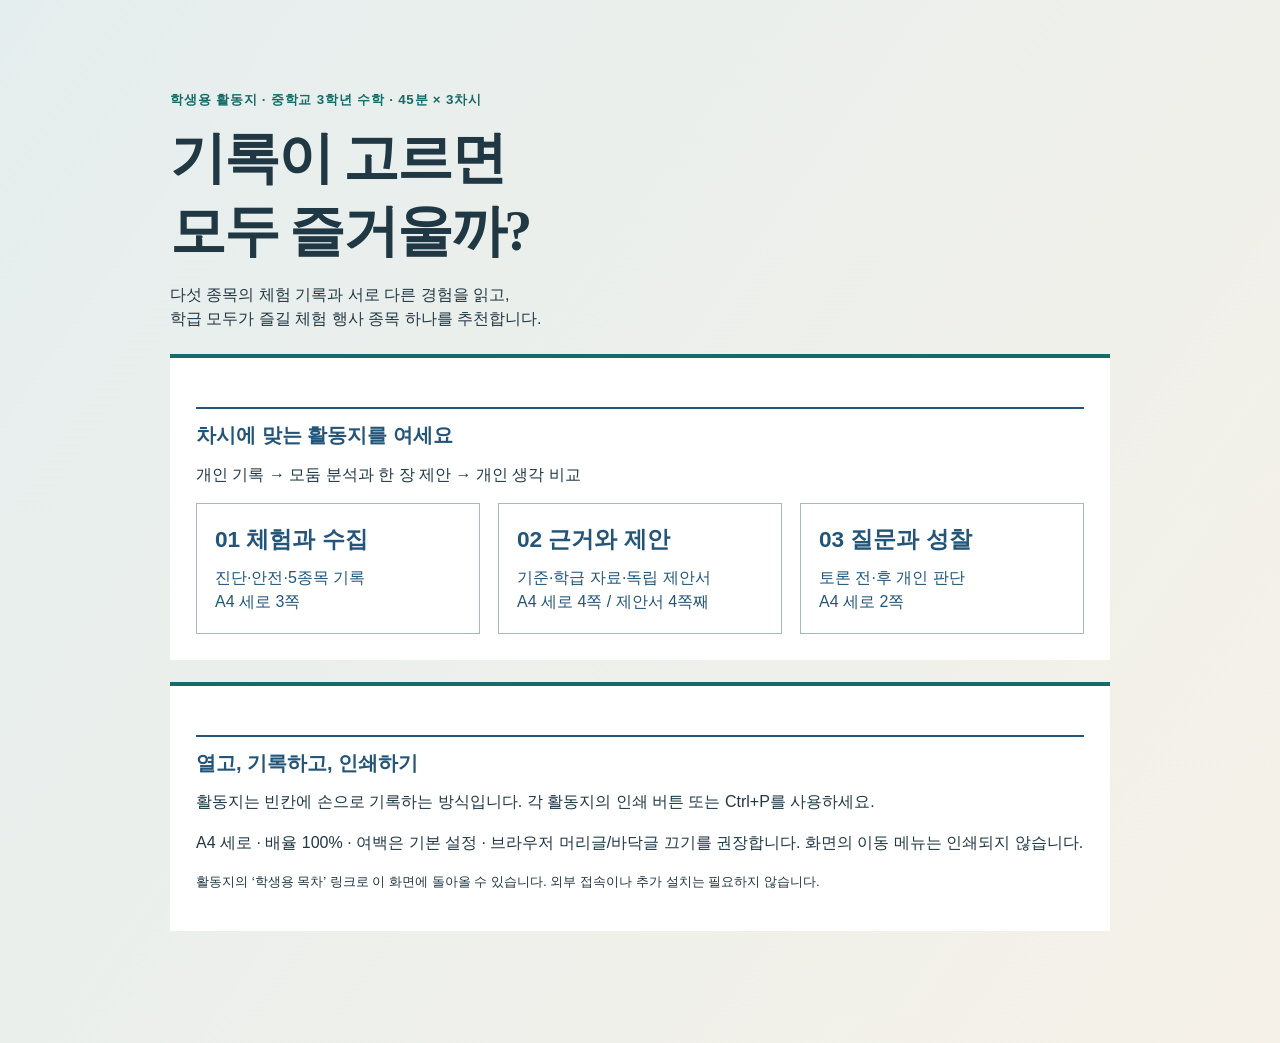
<file: public/이승희-산포도-3차시/students.html>
<!doctype html>
<html lang="ko"><head><meta charset="utf-8"><meta name="viewport" content="width=device-width,initial-scale=1"><title>학생용 활동지 목차 | 산포도 3차시</title><link rel="stylesheet" href="style.css"></head>
<body><main class="index"><p class="eyebrow">학생용 활동지 · 중학교 3학년 수학 · 45분 × 3차시</p><h1>기록이 고르면<br>모두 즐거울까?</h1><p>다섯 종목의 체험 기록과 서로 다른 경험을 읽고,<br>학급 모두가 즐길 체험 행사 종목 하나를 추천합니다.</p>
<section><h2>차시에 맞는 활동지를 여세요</h2><p>개인 기록 → 모둠 분석과 한 장 제안 → 개인 생각 비교</p><div class="links">
<a href="student-01.html"><strong>01 체험과 수집</strong>진단·안전·5종목 기록<br>A4 세로 3쪽</a>
<a href="student-02.html"><strong>02 근거와 제안</strong>기준·학급 자료·독립 제안서<br>A4 세로 4쪽 / 제안서 4쪽째</a>
<a href="student-03.html"><strong>03 질문과 성찰</strong>토론 전·후 개인 판단<br>A4 세로 2쪽</a>
</div></section><section><h2>열고, 기록하고, 인쇄하기</h2><p>활동지는 빈칸에 손으로 기록하는 방식입니다. 각 활동지의 인쇄 버튼 또는 Ctrl+P를 사용하세요.</p><p>A4 세로 · 배율 100% · 여백은 기본 설정 · 브라우저 머리글/바닥글 끄기를 권장합니다. 화면의 이동 메뉴는 인쇄되지 않습니다.</p><p class="small">활동지의 ‘학생용 목차’ 링크로 이 화면에 돌아올 수 있습니다. 외부 접속이나 추가 설치는 필요하지 않습니다.</p></section></main></body></html>
</file>
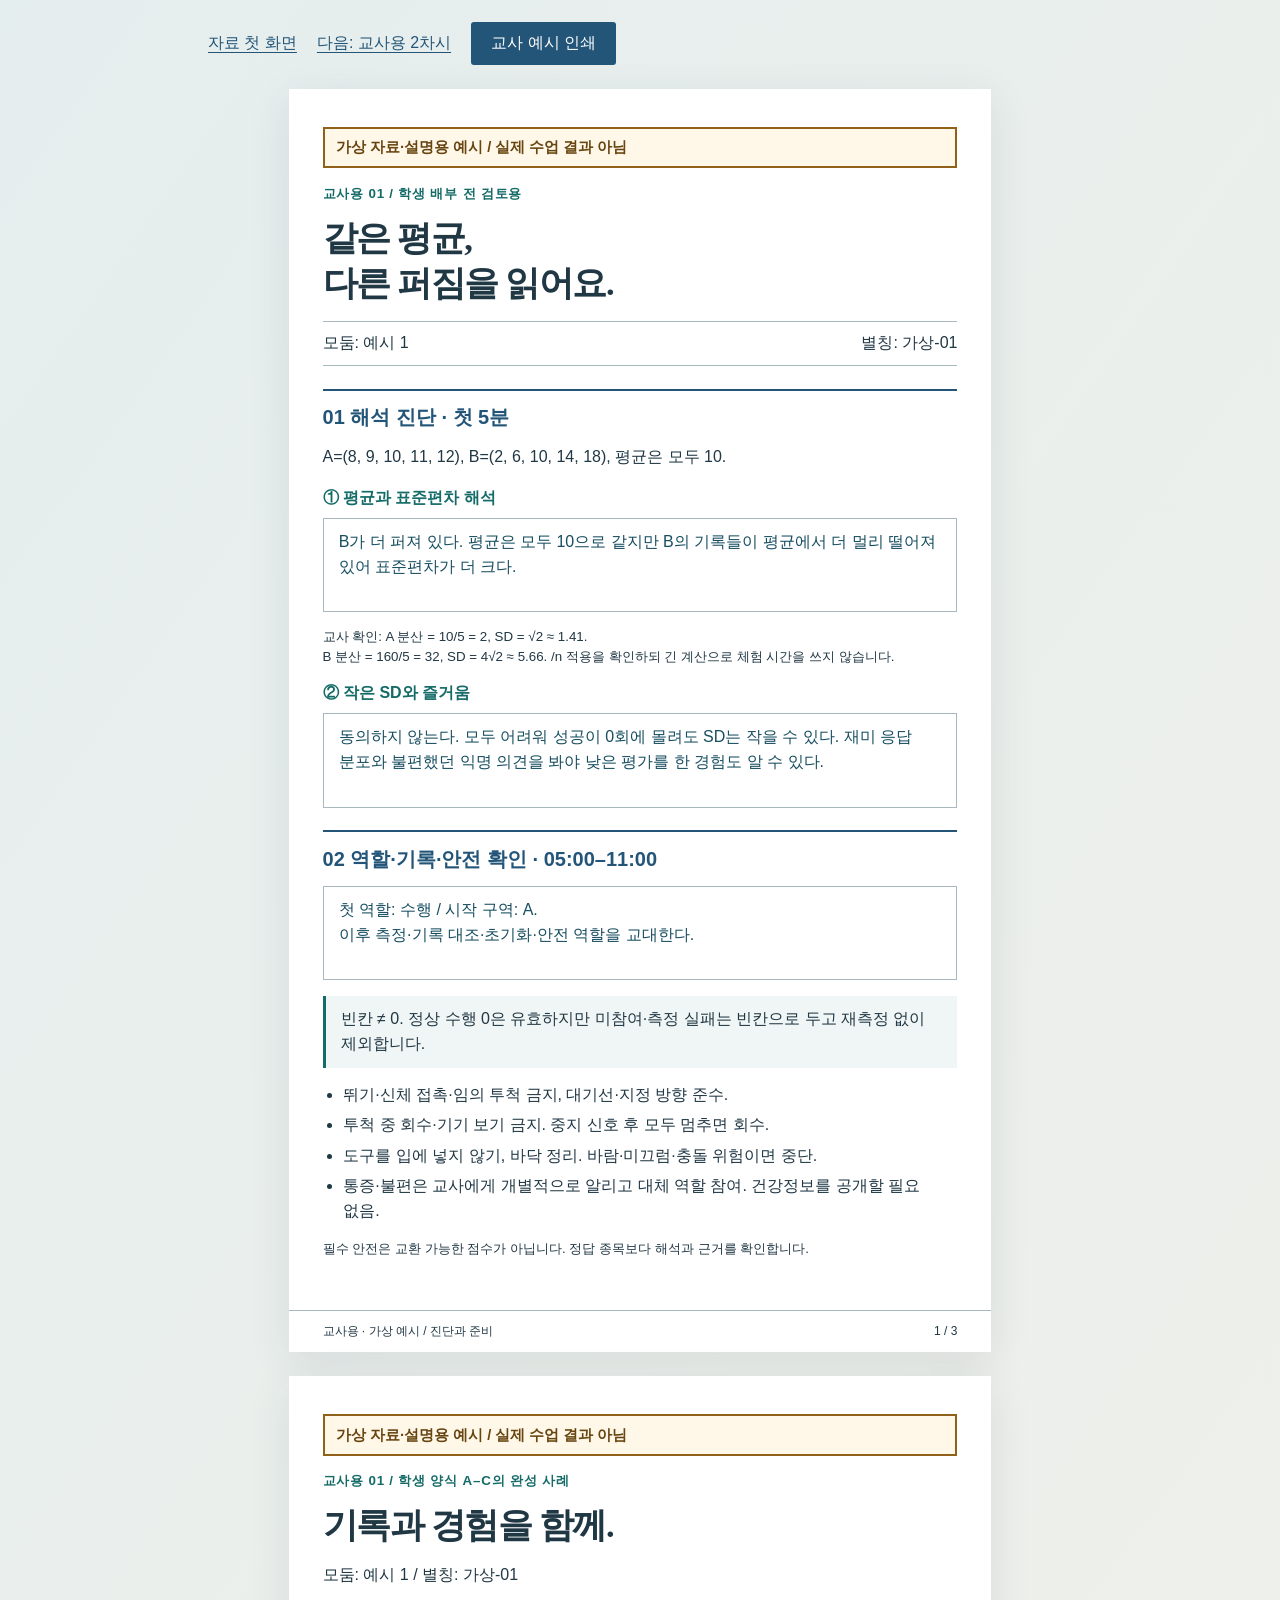
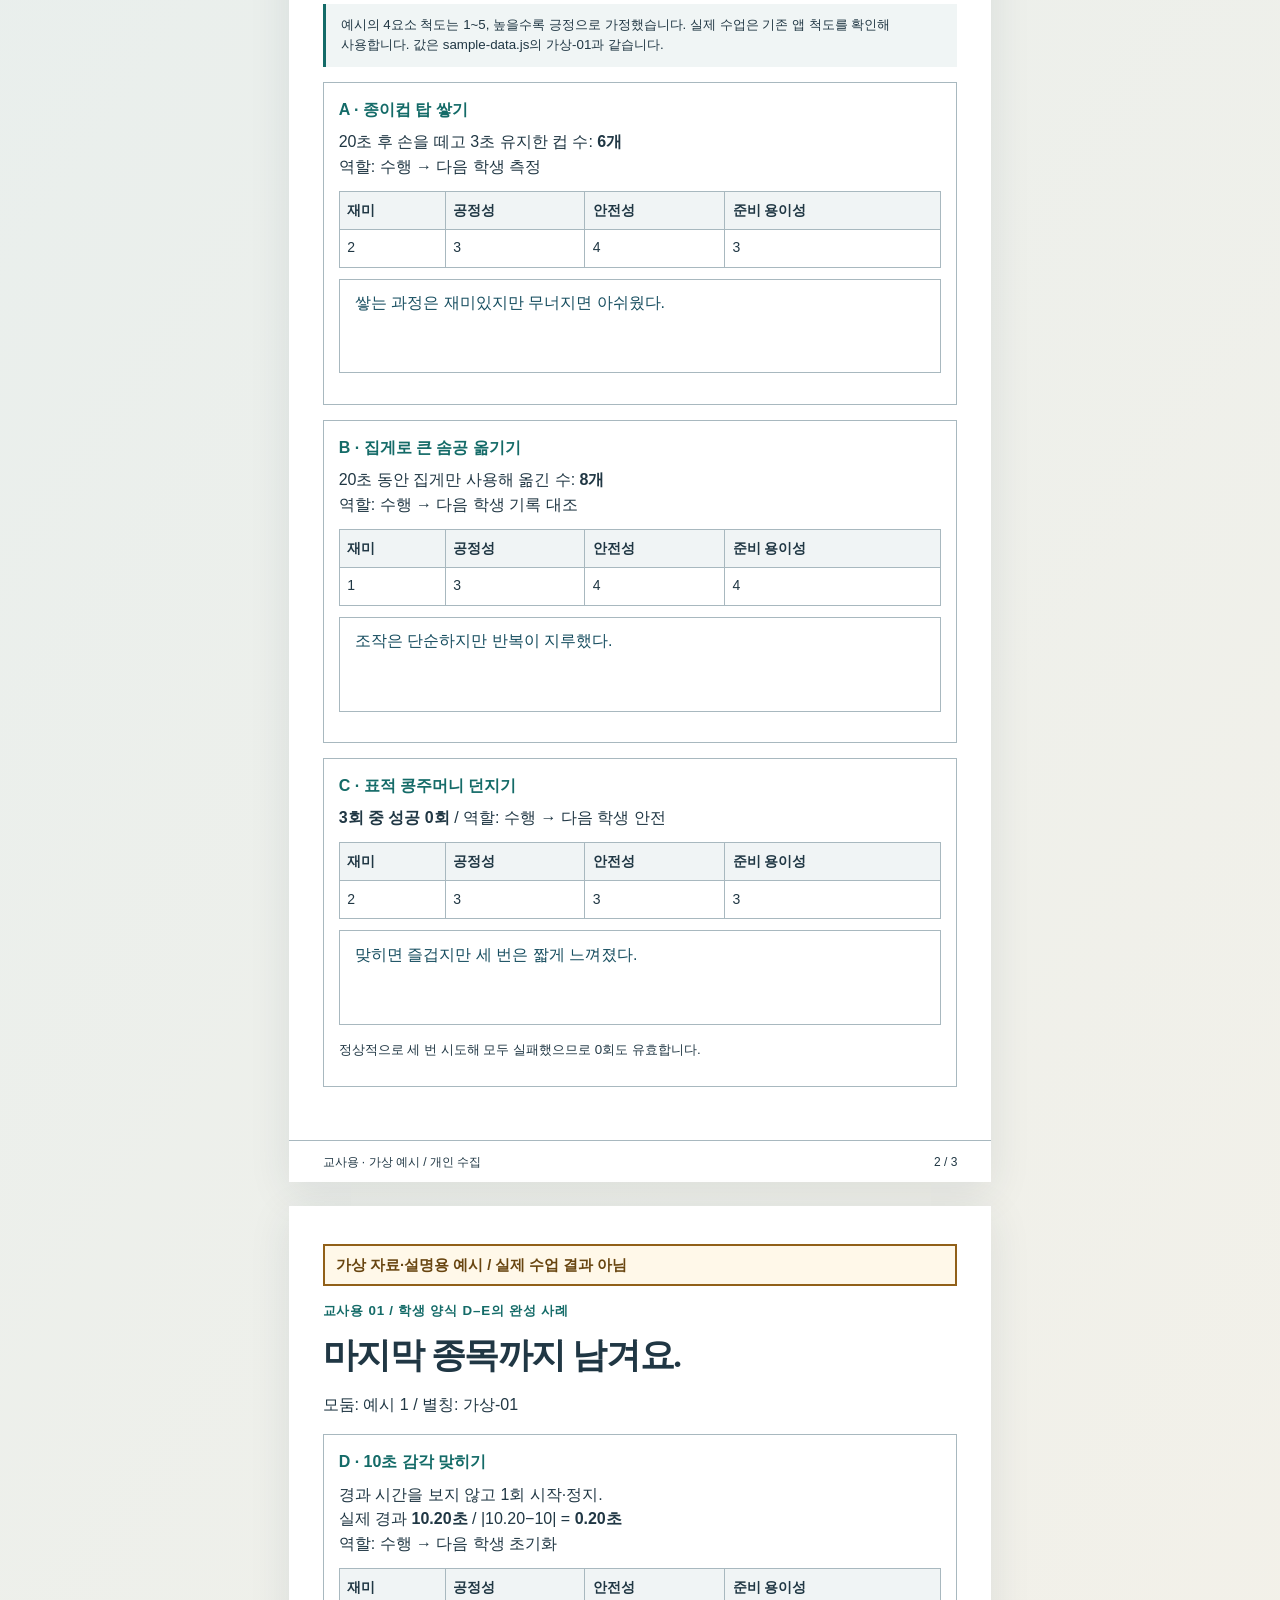
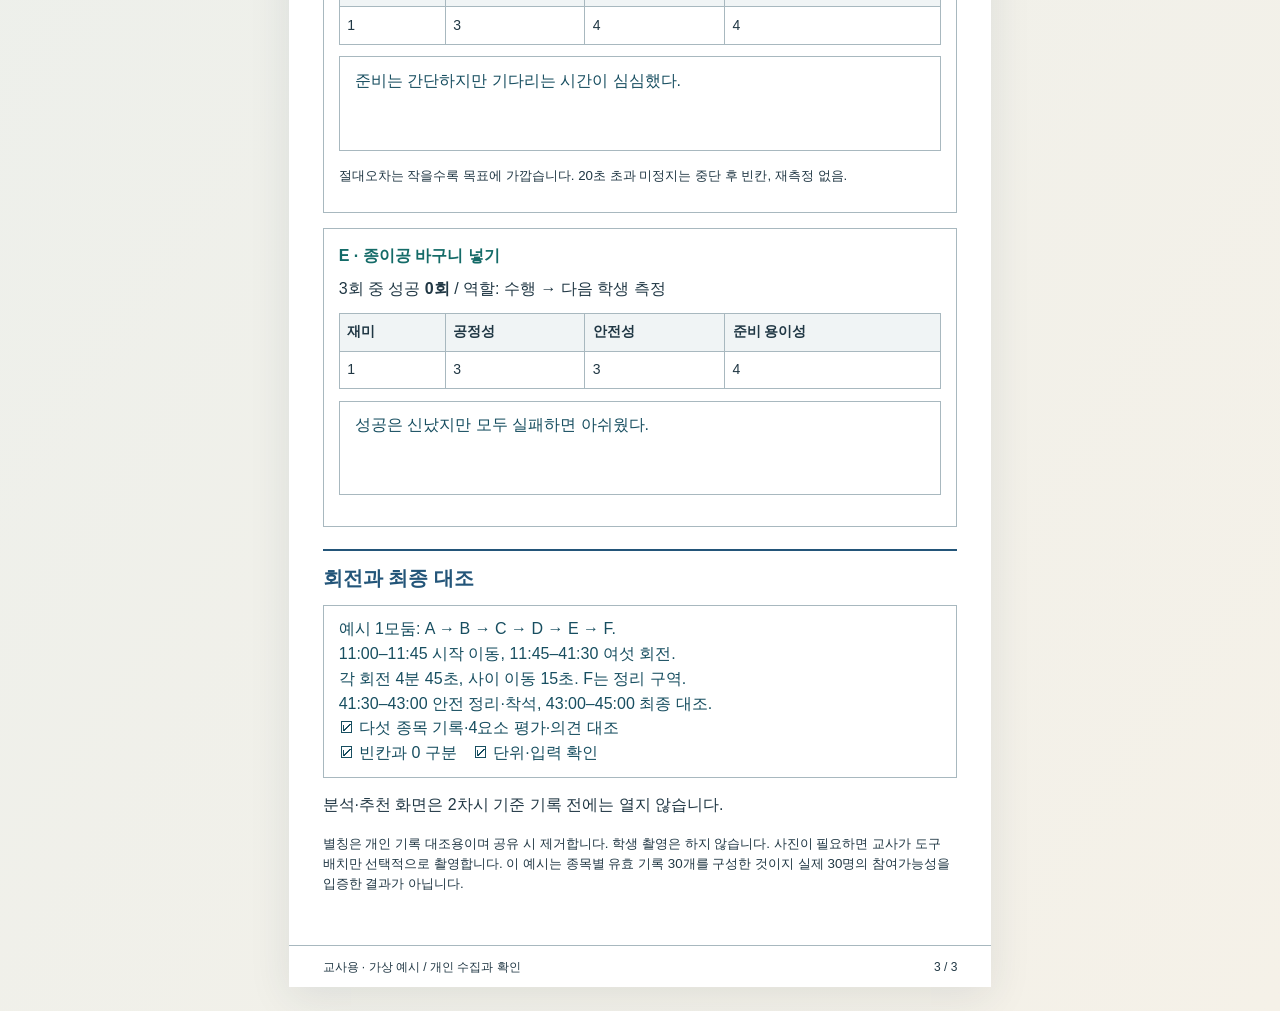
<file: public/이승희-산포도-3차시/teacher-01.html>
<!doctype html><html lang="ko"><head><meta charset="utf-8"><meta name="viewport" content="width=device-width,initial-scale=1"><title>교사용 1차시 | 완성 예시</title><link rel="stylesheet" href="style.css"><script src="print.js" defer></script></head><body><nav class="toolbar no-print" aria-label="교사 자료 이동"><a href="index.html">자료 첫 화면</a><a href="teacher-02.html">다음: 교사용 2차시</a><button data-print>교사 예시 인쇄</button></nav><main>
<section class="sheet"><div class="inner"><p class="warning">가상 자료·설명용 예시 / 실제 수업 결과 아님</p><p class="eyebrow">교사용 01 / 학생 배부 전 검토용</p><h1>같은 평균,<br>다른 퍼짐을 읽어요.</h1><div class="meta"><span>모둠: 예시 1</span><span>별칭: 가상-01</span></div><h2>01 해석 진단 · 첫 5분</h2><p>A=(8, 9, 10, 11, 12), B=(2, 6, 10, 14, 18), 평균은 모두 10.</p><h3>① 평균과 표준편차 해석</h3><div class="box answer">B가 더 퍼져 있다. 평균은 모두 10으로 같지만 B의 기록들이 평균에서 더 멀리 떨어져 있어 표준편차가 더 크다.</div><p class="small">교사 확인: A 분산 = 10/5 = 2, SD = √2 ≈ 1.41.<br>B 분산 = 160/5 = 32, SD = 4√2 ≈ 5.66. /n 적용을 확인하되 긴 계산으로 체험 시간을 쓰지 않습니다.</p><h3>② 작은 SD와 즐거움</h3><div class="box answer">동의하지 않는다. 모두 어려워 성공이 0회에 몰려도 SD는 작을 수 있다. 재미 응답 분포와 불편했던 익명 의견을 봐야 낮은 평가를 한 경험도 알 수 있다.</div><h2>02 역할·기록·안전 확인 · 05:00–11:00</h2><div class="box answer">첫 역할: 수행 / 시작 구역: A.<br>이후 측정·기록 대조·초기화·안전 역할을 교대한다.</div><div class="note">빈칸 ≠ 0. 정상 수행 0은 유효하지만 미참여·측정 실패는 빈칸으로 두고 재측정 없이 제외합니다.</div><ul><li>뛰기·신체 접촉·임의 투척 금지, 대기선·지정 방향 준수.</li><li>투척 중 회수·기기 보기 금지. 중지 신호 후 모두 멈추면 회수.</li><li>도구를 입에 넣지 않기, 바닥 정리. 바람·미끄럼·충돌 위험이면 중단.</li><li>통증·불편은 교사에게 개별적으로 알리고 대체 역할 참여. 건강정보를 공개할 필요 없음.</li></ul><p class="small">필수 안전은 교환 가능한 점수가 아닙니다. 정답 종목보다 해석과 근거를 확인합니다.</p></div><footer class="foot"><span>교사용 · 가상 예시 / 진단과 준비</span><span>1 / 3</span></footer></section>
<section class="sheet"><div class="inner"><p class="warning">가상 자료·설명용 예시 / 실제 수업 결과 아님</p><p class="eyebrow">교사용 01 / 학생 양식 A–C의 완성 사례</p><h1>기록과 경험을 함께.</h1><p>모둠: 예시 1 / 별칭: 가상-01</p><div class="note small">예시의 4요소 척도는 1~5, 높을수록 긍정으로 가정했습니다. 실제 수업은 기존 앱 척도를 확인해 사용합니다. 값은 sample-data.js의 가상-01과 같습니다.</div><article class="sport"><h3>A · 종이컵 탑 쌓기</h3><p>20초 후 손을 떼고 3초 유지한 컵 수: <strong>6개</strong><br>역할: 수행 → 다음 학생 측정</p><table class="ratings"><tr><th>재미</th><th>공정성</th><th>안전성</th><th>준비 용이성</th></tr><tr><td>2</td><td>3</td><td>4</td><td>3</td></tr></table><div class="box answer">쌓는 과정은 재미있지만 무너지면 아쉬웠다.</div></article><article class="sport"><h3>B · 집게로 큰 솜공 옮기기</h3><p>20초 동안 집게만 사용해 옮긴 수: <strong>8개</strong><br>역할: 수행 → 다음 학생 기록 대조</p><table class="ratings"><tr><th>재미</th><th>공정성</th><th>안전성</th><th>준비 용이성</th></tr><tr><td>1</td><td>3</td><td>4</td><td>4</td></tr></table><div class="box answer">조작은 단순하지만 반복이 지루했다.</div></article><article class="sport"><h3>C · 표적 콩주머니 던지기</h3><p><strong>3회 중 성공 0회</strong> / 역할: 수행 → 다음 학생 안전</p><table class="ratings"><tr><th>재미</th><th>공정성</th><th>안전성</th><th>준비 용이성</th></tr><tr><td>2</td><td>3</td><td>3</td><td>3</td></tr></table><div class="box answer">맞히면 즐겁지만 세 번은 짧게 느껴졌다.</div><p class="small">정상적으로 세 번 시도해 모두 실패했으므로 0회도 유효합니다.</p></article></div><footer class="foot"><span>교사용 · 가상 예시 / 개인 수집</span><span>2 / 3</span></footer></section>
<section class="sheet"><div class="inner"><p class="warning">가상 자료·설명용 예시 / 실제 수업 결과 아님</p><p class="eyebrow">교사용 01 / 학생 양식 D–E의 완성 사례</p><h1>마지막 종목까지 남겨요.</h1><p>모둠: 예시 1 / 별칭: 가상-01</p><article class="sport"><h3>D · 10초 감각 맞히기</h3><p>경과 시간을 보지 않고 1회 시작·정지.<br>실제 경과 <strong>10.20초</strong> / |10.20−10| = <strong>0.20초</strong><br>역할: 수행 → 다음 학생 초기화</p><table class="ratings"><tr><th>재미</th><th>공정성</th><th>안전성</th><th>준비 용이성</th></tr><tr><td>1</td><td>3</td><td>4</td><td>4</td></tr></table><div class="box answer">준비는 간단하지만 기다리는 시간이 심심했다.</div><p class="small">절대오차는 작을수록 목표에 가깝습니다. 20초 초과 미정지는 중단 후 빈칸, 재측정 없음.</p></article><article class="sport"><h3>E · 종이공 바구니 넣기</h3><p>3회 중 성공 <strong>0회</strong> / 역할: 수행 → 다음 학생 측정</p><table class="ratings"><tr><th>재미</th><th>공정성</th><th>안전성</th><th>준비 용이성</th></tr><tr><td>1</td><td>3</td><td>3</td><td>4</td></tr></table><div class="box answer">성공은 신났지만 모두 실패하면 아쉬웠다.</div></article><h2>회전과 최종 대조</h2><div class="box answer">예시 1모둠: A → B → C → D → E → F.<br>11:00–11:45 시작 이동, 11:45–41:30 여섯 회전.<br>각 회전 4분 45초, 사이 이동 15초. F는 정리 구역.<br>41:30–43:00 안전 정리·착석, 43:00–45:00 최종 대조.<br>☑ 다섯 종목 기록·4요소 평가·의견 대조<br>☑ 빈칸과 0 구분　☑ 단위·입력 확인</div><p>분석·추천 화면은 2차시 기준 기록 전에는 열지 않습니다.</p><p class="small">별칭은 개인 기록 대조용이며 공유 시 제거합니다. 학생 촬영은 하지 않습니다. 사진이 필요하면 교사가 도구 배치만 선택적으로 촬영합니다. 이 예시는 종목별 유효 기록 30개를 구성한 것이지 실제 30명의 참여가능성을 입증한 결과가 아닙니다.</p></div><footer class="foot"><span>교사용 · 가상 예시 / 개인 수집과 확인</span><span>3 / 3</span></footer></section>
</main></body></html>
</file>
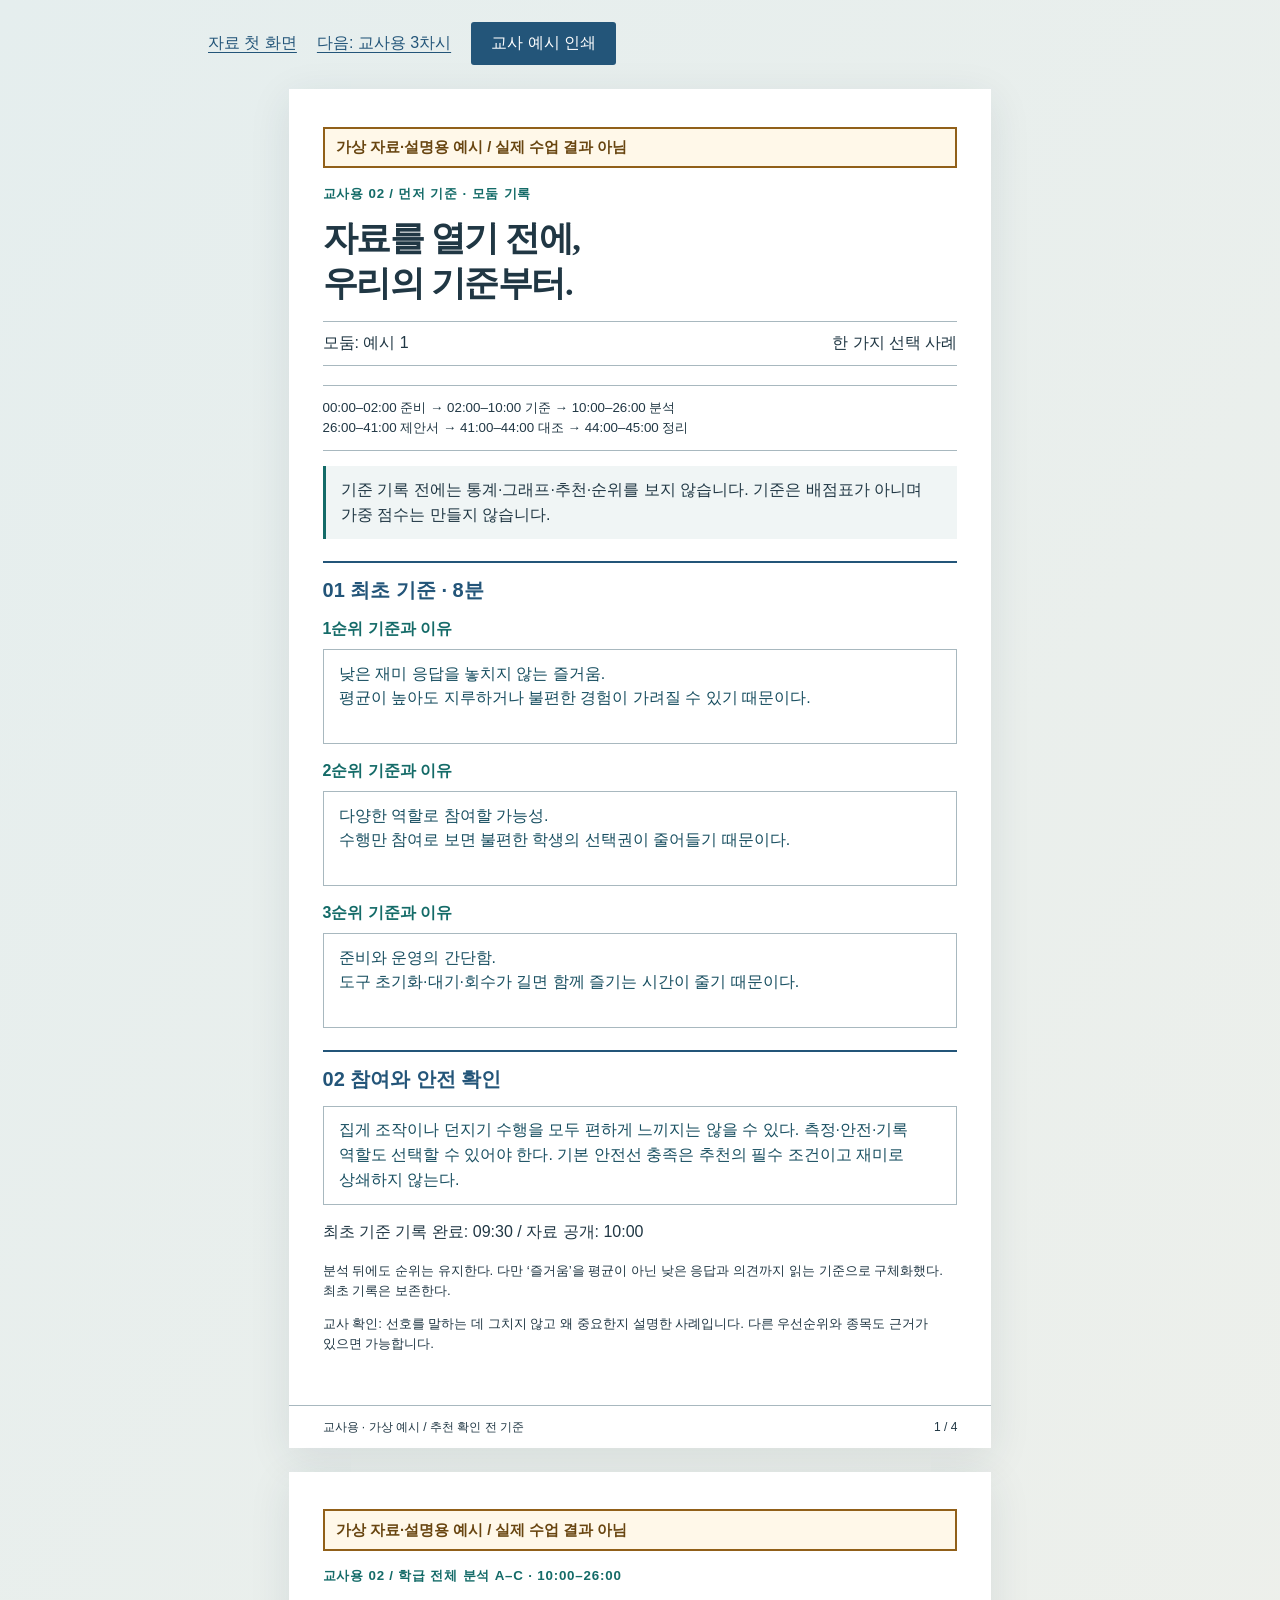
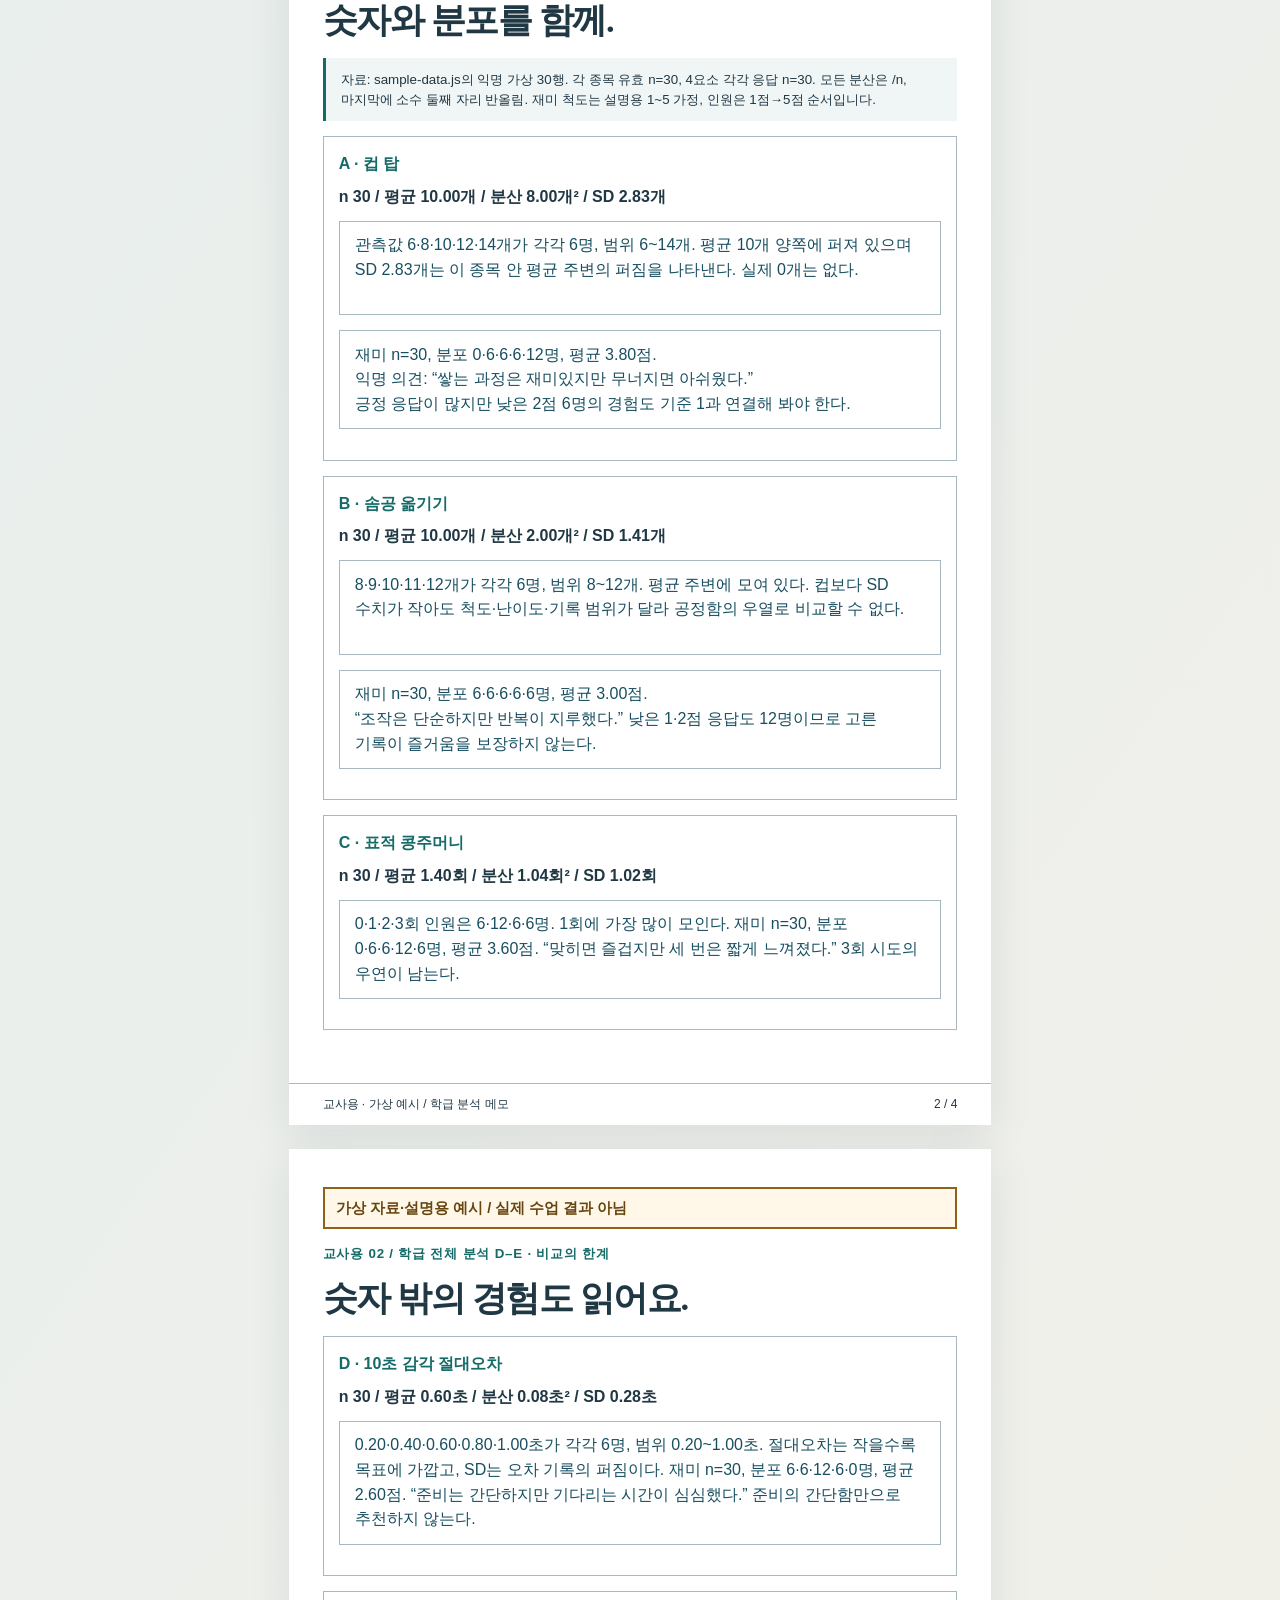
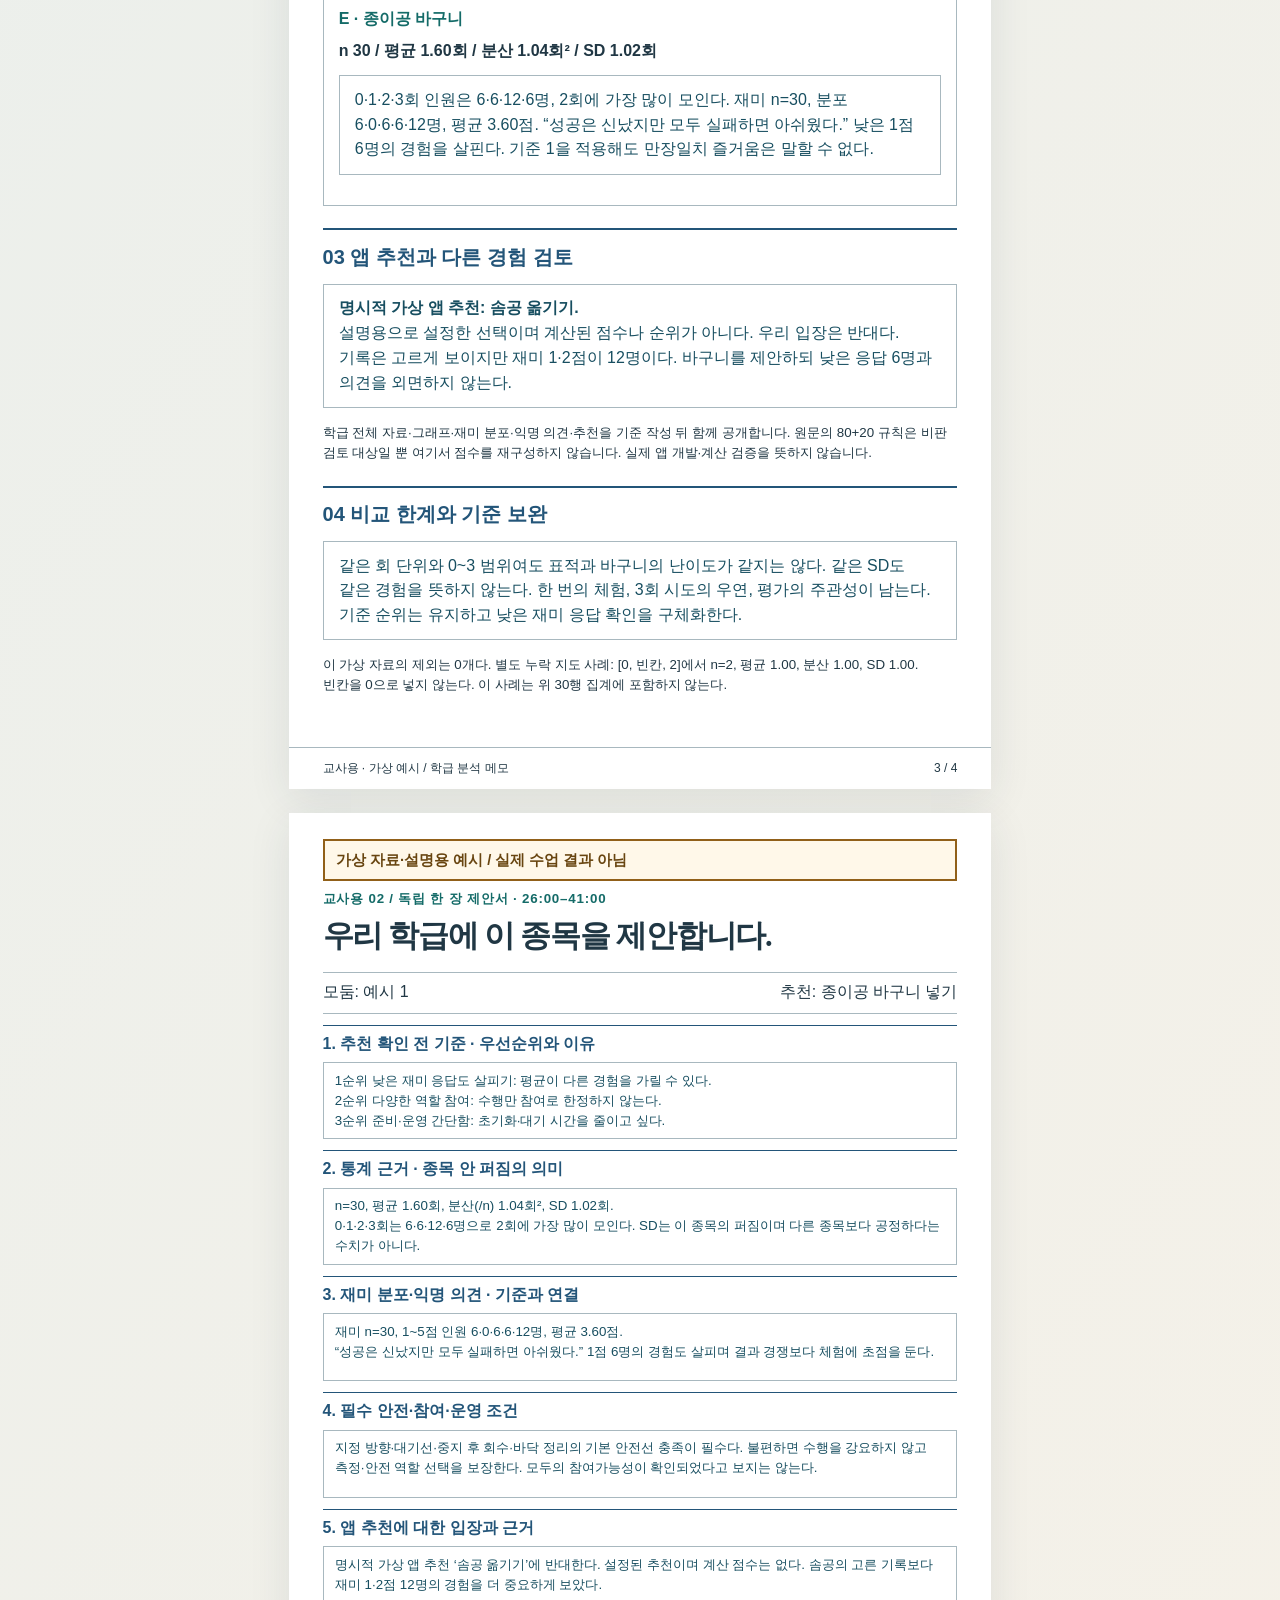
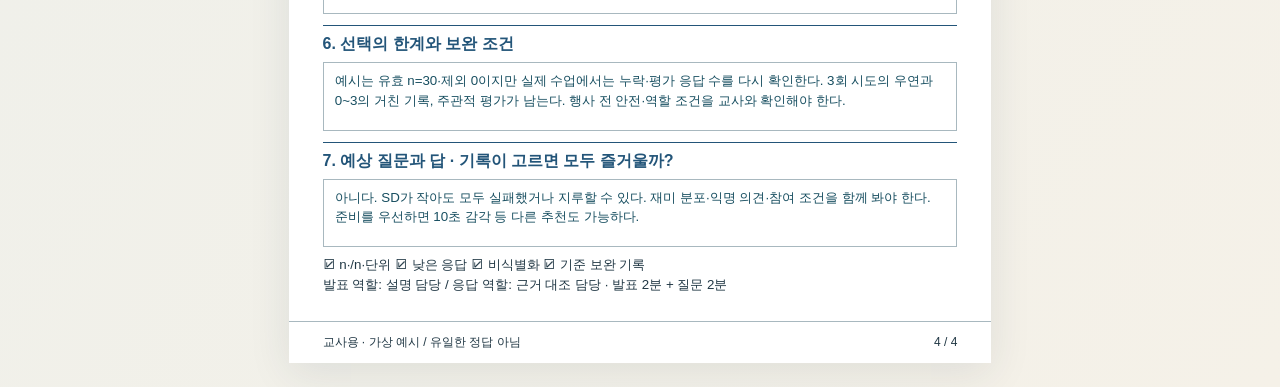
<file: public/이승희-산포도-3차시/teacher-02.html>
<!doctype html><html lang="ko"><head><meta charset="utf-8"><meta name="viewport" content="width=device-width,initial-scale=1"><title>교사용 2차시 | 완성 예시</title><link rel="stylesheet" href="style.css"><script src="print.js" defer></script></head><body><nav class="toolbar no-print" aria-label="교사 자료 이동"><a href="index.html">자료 첫 화면</a><a href="teacher-03.html">다음: 교사용 3차시</a><button data-print>교사 예시 인쇄</button></nav><main>
<section class="sheet"><div class="inner"><p class="warning">가상 자료·설명용 예시 / 실제 수업 결과 아님</p><p class="eyebrow">교사용 02 / 먼저 기준 · 모둠 기록</p><h1>자료를 열기 전에,<br>우리의 기준부터.</h1><div class="meta"><span>모둠: 예시 1</span><span>한 가지 선택 사례</span></div><div class="timeline">00:00–02:00 준비 → 02:00–10:00 기준 → 10:00–26:00 분석<br>26:00–41:00 제안서 → 41:00–44:00 대조 → 44:00–45:00 정리</div><div class="note">기준 기록 전에는 통계·그래프·추천·순위를 보지 않습니다. 기준은 배점표가 아니며 가중 점수는 만들지 않습니다.</div><h2>01 최초 기준 · 8분</h2><h3>1순위 기준과 이유</h3><div class="box answer">낮은 재미 응답을 놓치지 않는 즐거움.<br>평균이 높아도 지루하거나 불편한 경험이 가려질 수 있기 때문이다.</div><h3>2순위 기준과 이유</h3><div class="box answer">다양한 역할로 참여할 가능성.<br>수행만 참여로 보면 불편한 학생의 선택권이 줄어들기 때문이다.</div><h3>3순위 기준과 이유</h3><div class="box answer">준비와 운영의 간단함.<br>도구 초기화·대기·회수가 길면 함께 즐기는 시간이 줄기 때문이다.</div><h2>02 참여와 안전 확인</h2><div class="box answer">집게 조작이나 던지기 수행을 모두 편하게 느끼지는 않을 수 있다. 측정·안전·기록 역할도 선택할 수 있어야 한다. 기본 안전선 충족은 추천의 필수 조건이고 재미로 상쇄하지 않는다.</div><p>최초 기준 기록 완료: 09:30 / 자료 공개: 10:00</p><p class="small">분석 뒤에도 순위는 유지한다. 다만 ‘즐거움’을 평균이 아닌 낮은 응답과 의견까지 읽는 기준으로 구체화했다. 최초 기록은 보존한다.</p><p class="small">교사 확인: 선호를 말하는 데 그치지 않고 왜 중요한지 설명한 사례입니다. 다른 우선순위와 종목도 근거가 있으면 가능합니다.</p></div><footer class="foot"><span>교사용 · 가상 예시 / 추천 확인 전 기준</span><span>1 / 4</span></footer></section>
<section class="sheet"><div class="inner"><p class="warning">가상 자료·설명용 예시 / 실제 수업 결과 아님</p><p class="eyebrow">교사용 02 / 학급 전체 분석 A–C · 10:00–26:00</p><h1>숫자와 분포를 함께.</h1><div class="note small">자료: sample-data.js의 익명 가상 30행. 각 종목 유효 n=30, 4요소 각각 응답 n=30. 모든 분산은 /n, 마지막에 소수 둘째 자리 반올림. 재미 척도는 설명용 1~5 가정, 인원은 1점→5점 순서입니다.</div><article class="sport"><h3>A · 컵 탑</h3><p><strong>n 30 / 평균 10.00개 / 분산 8.00개² / SD 2.83개</strong></p><div class="box answer">관측값 6·8·10·12·14개가 각각 6명, 범위 6~14개. 평균 10개 양쪽에 퍼져 있으며 SD 2.83개는 이 종목 안 평균 주변의 퍼짐을 나타낸다. 실제 0개는 없다.</div><div class="box answer">재미 n=30, 분포 0·6·6·6·12명, 평균 3.80점.<br>익명 의견: “쌓는 과정은 재미있지만 무너지면 아쉬웠다.”<br>긍정 응답이 많지만 낮은 2점 6명의 경험도 기준 1과 연결해 봐야 한다.</div></article><article class="sport"><h3>B · 솜공 옮기기</h3><p><strong>n 30 / 평균 10.00개 / 분산 2.00개² / SD 1.41개</strong></p><div class="box answer">8·9·10·11·12개가 각각 6명, 범위 8~12개. 평균 주변에 모여 있다. 컵보다 SD 수치가 작아도 척도·난이도·기록 범위가 달라 공정함의 우열로 비교할 수 없다.</div><div class="box answer">재미 n=30, 분포 6·6·6·6·6명, 평균 3.00점.<br>“조작은 단순하지만 반복이 지루했다.” 낮은 1·2점 응답도 12명이므로 고른 기록이 즐거움을 보장하지 않는다.</div></article><article class="sport"><h3>C · 표적 콩주머니</h3><p><strong>n 30 / 평균 1.40회 / 분산 1.04회² / SD 1.02회</strong></p><div class="box answer">0·1·2·3회 인원은 6·12·6·6명. 1회에 가장 많이 모인다. 재미 n=30, 분포 0·6·6·12·6명, 평균 3.60점. “맞히면 즐겁지만 세 번은 짧게 느껴졌다.” 3회 시도의 우연이 남는다.</div></article></div><footer class="foot"><span>교사용 · 가상 예시 / 학급 분석 메모</span><span>2 / 4</span></footer></section>
<section class="sheet"><div class="inner"><p class="warning">가상 자료·설명용 예시 / 실제 수업 결과 아님</p><p class="eyebrow">교사용 02 / 학급 전체 분석 D–E · 비교의 한계</p><h1>숫자 밖의 경험도 읽어요.</h1><article class="sport"><h3>D · 10초 감각 절대오차</h3><p><strong>n 30 / 평균 0.60초 / 분산 0.08초² / SD 0.28초</strong></p><div class="box answer">0.20·0.40·0.60·0.80·1.00초가 각각 6명, 범위 0.20~1.00초. 절대오차는 작을수록 목표에 가깝고, SD는 오차 기록의 퍼짐이다. 재미 n=30, 분포 6·6·12·6·0명, 평균 2.60점. “준비는 간단하지만 기다리는 시간이 심심했다.” 준비의 간단함만으로 추천하지 않는다.</div></article><article class="sport"><h3>E · 종이공 바구니</h3><p><strong>n 30 / 평균 1.60회 / 분산 1.04회² / SD 1.02회</strong></p><div class="box answer">0·1·2·3회 인원은 6·6·12·6명, 2회에 가장 많이 모인다. 재미 n=30, 분포 6·0·6·6·12명, 평균 3.60점. “성공은 신났지만 모두 실패하면 아쉬웠다.” 낮은 1점 6명의 경험을 살핀다. 기준 1을 적용해도 만장일치 즐거움은 말할 수 없다.</div></article><h2>03 앱 추천과 다른 경험 검토</h2><div class="box answer"><strong>명시적 가상 앱 추천: 솜공 옮기기.</strong><br>설명용으로 설정한 선택이며 계산된 점수나 순위가 아니다. 우리 입장은 반대다. 기록은 고르게 보이지만 재미 1·2점이 12명이다. 바구니를 제안하되 낮은 응답 6명과 의견을 외면하지 않는다.</div><p class="small">학급 전체 자료·그래프·재미 분포·익명 의견·추천을 기준 작성 뒤 함께 공개합니다. 원문의 80+20 규칙은 비판 검토 대상일 뿐 여기서 점수를 재구성하지 않습니다. 실제 앱 개발·계산 검증을 뜻하지 않습니다.</p><h2>04 비교 한계와 기준 보완</h2><div class="box answer">같은 회 단위와 0~3 범위여도 표적과 바구니의 난이도가 같지는 않다. 같은 SD도 같은 경험을 뜻하지 않는다. 한 번의 체험, 3회 시도의 우연, 평가의 주관성이 남는다. 기준 순위는 유지하고 낮은 재미 응답 확인을 구체화한다.</div><p class="small">이 가상 자료의 제외는 0개다. 별도 누락 지도 사례: [0, 빈칸, 2]에서 n=2, 평균 1.00, 분산 1.00, SD 1.00. 빈칸을 0으로 넣지 않는다. 이 사례는 위 30행 집계에 포함하지 않는다.</p></div><footer class="foot"><span>교사용 · 가상 예시 / 학급 분석 메모</span><span>3 / 4</span></footer></section>
<section class="sheet proposal"><div class="inner"><p class="warning">가상 자료·설명용 예시 / 실제 수업 결과 아님</p><p class="eyebrow">교사용 02 / 독립 한 장 제안서 · 26:00–41:00</p><h1>우리 학급에 이 종목을 제안합니다.</h1><div class="meta"><span>모둠: 예시 1</span><span>추천: 종이공 바구니 넣기</span></div><h2>1. 추천 확인 전 기준 · 우선순위와 이유</h2><div class="box answer small">1순위 낮은 재미 응답도 살피기: 평균이 다른 경험을 가릴 수 있다.<br>2순위 다양한 역할 참여: 수행만 참여로 한정하지 않는다.<br>3순위 준비·운영 간단함: 초기화·대기 시간을 줄이고 싶다.</div><h2>2. 통계 근거 · 종목 안 퍼짐의 의미</h2><div class="box answer small">n=30, 평균 1.60회, 분산(/n) 1.04회², SD 1.02회.<br>0·1·2·3회는 6·6·12·6명으로 2회에 가장 많이 모인다. SD는 이 종목의 퍼짐이며 다른 종목보다 공정하다는 수치가 아니다.</div><h2>3. 재미 분포·익명 의견 · 기준과 연결</h2><div class="box answer small">재미 n=30, 1~5점 인원 6·0·6·6·12명, 평균 3.60점.<br>“성공은 신났지만 모두 실패하면 아쉬웠다.” 1점 6명의 경험도 살피며 결과 경쟁보다 체험에 초점을 둔다.</div><h2>4. 필수 안전·참여·운영 조건</h2><div class="box answer small">지정 방향·대기선·중지 후 회수·바닥 정리의 기본 안전선 충족이 필수다. 불편하면 수행을 강요하지 않고 측정·안전 역할 선택을 보장한다. 모두의 참여가능성이 확인되었다고 보지는 않는다.</div><h2>5. 앱 추천에 대한 입장과 근거</h2><div class="box answer small">명시적 가상 앱 추천 ‘솜공 옮기기’에 반대한다. 설정된 추천이며 계산 점수는 없다. 솜공의 고른 기록보다 재미 1·2점 12명의 경험을 더 중요하게 보았다.</div><h2>6. 선택의 한계와 보완 조건</h2><div class="box answer small">예시는 유효 n=30·제외 0이지만 실제 수업에서는 누락·평가 응답 수를 다시 확인한다. 3회 시도의 우연과 0~3의 거친 기록, 주관적 평가가 남는다. 행사 전 안전·역할 조건을 교사와 확인해야 한다.</div><h2>7. 예상 질문과 답 · 기록이 고르면 모두 즐거울까?</h2><div class="box answer small">아니다. SD가 작아도 모두 실패했거나 지루할 수 있다. 재미 분포·익명 의견·참여 조건을 함께 봐야 한다. 준비를 우선하면 10초 감각 등 다른 추천도 가능하다.</div><p class="small">☑ n·/n·단위 ☑ 낮은 응답 ☑ 비식별화 ☑ 기준 보완 기록<br>발표 역할: 설명 담당 / 응답 역할: 근거 대조 담당 · 발표 2분 + 질문 2분</p></div><footer class="foot"><span>교사용 · 가상 예시 / 유일한 정답 아님</span><span>4 / 4</span></footer></section>
</main></body></html>
</file>
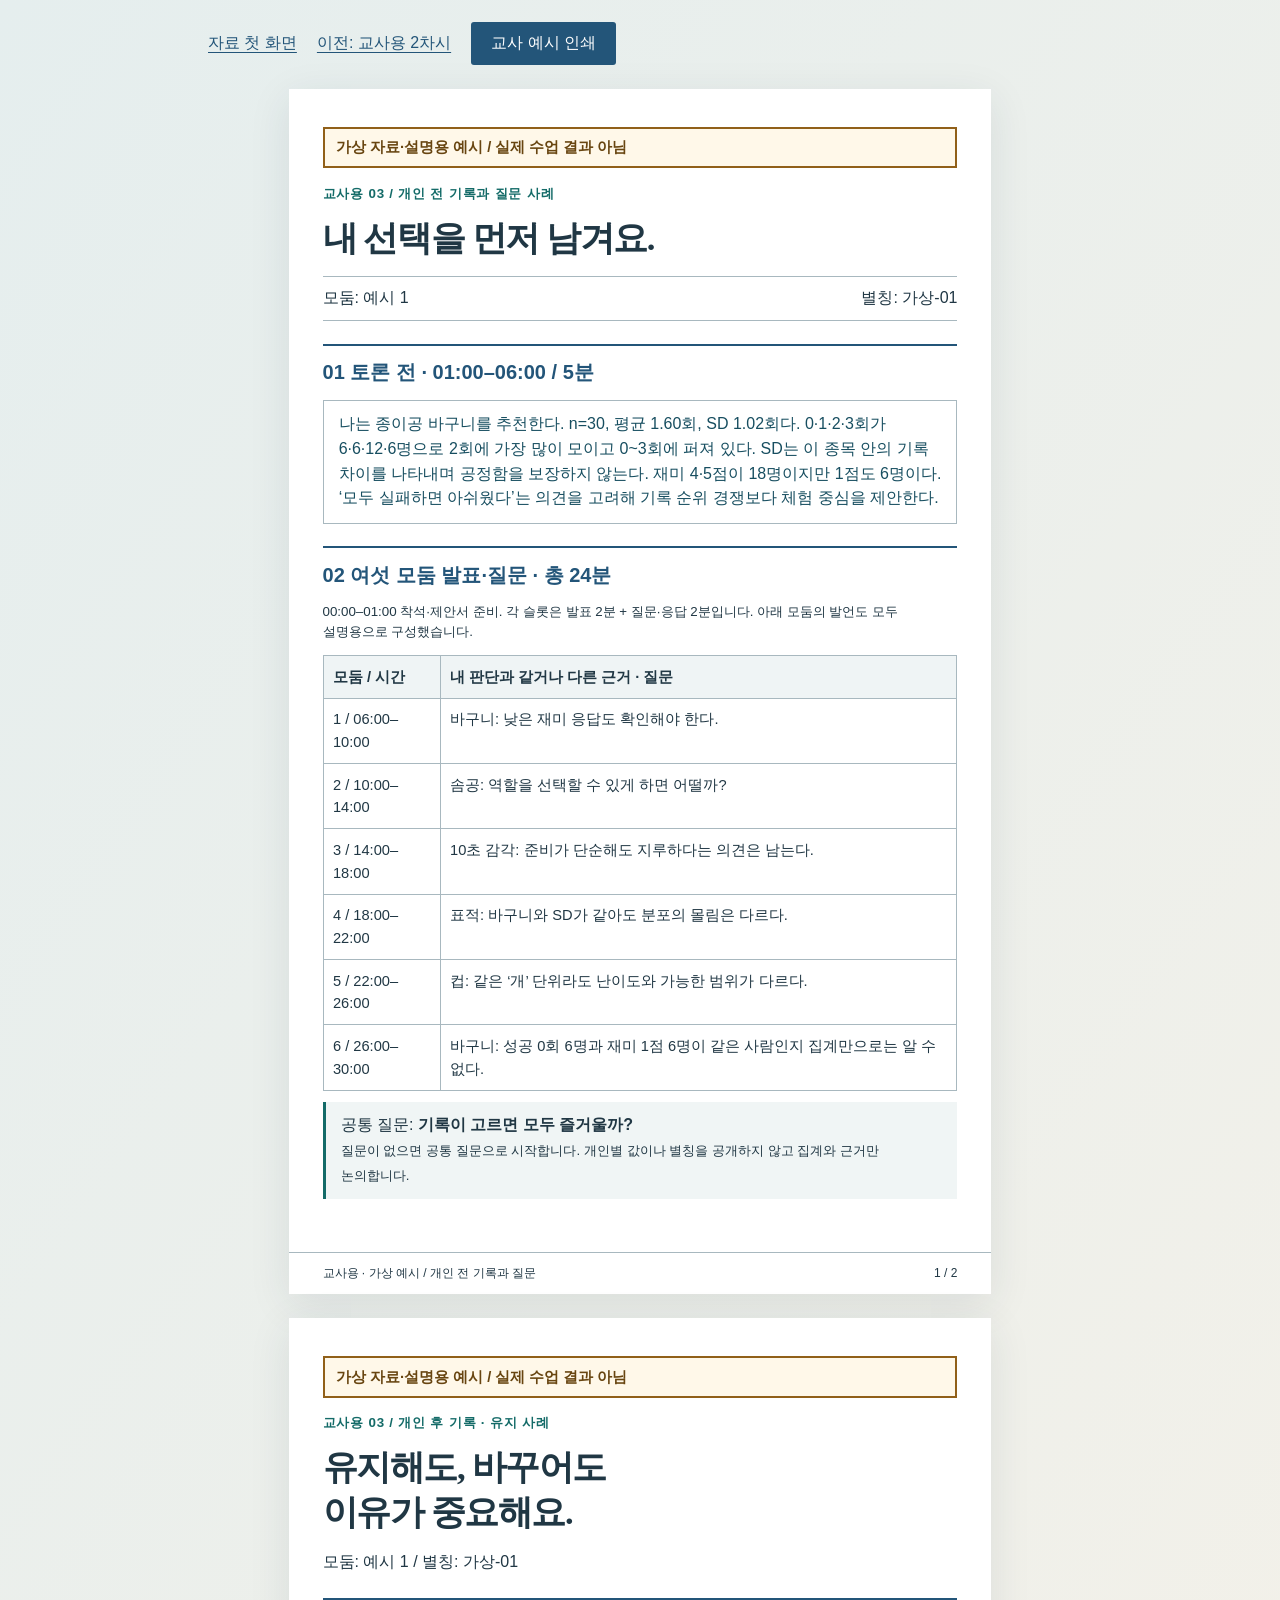
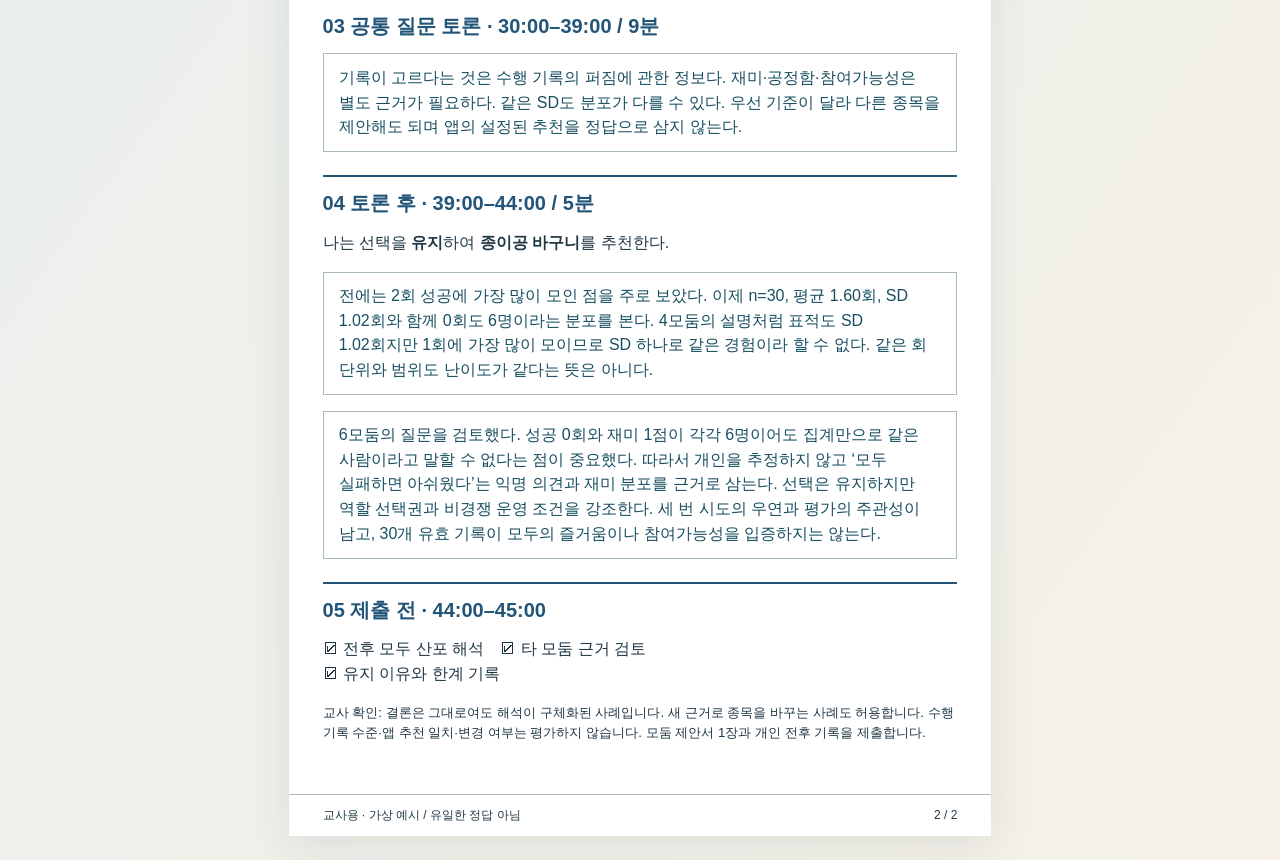
<file: public/이승희-산포도-3차시/teacher-03.html>
<!doctype html><html lang="ko"><head><meta charset="utf-8"><meta name="viewport" content="width=device-width,initial-scale=1"><title>교사용 3차시 | 완성 예시</title><link rel="stylesheet" href="style.css"><script src="print.js" defer></script></head><body><nav class="toolbar no-print" aria-label="교사 자료 이동"><a href="index.html">자료 첫 화면</a><a href="teacher-02.html">이전: 교사용 2차시</a><button data-print>교사 예시 인쇄</button></nav><main>
<section class="sheet"><div class="inner"><p class="warning">가상 자료·설명용 예시 / 실제 수업 결과 아님</p><p class="eyebrow">교사용 03 / 개인 전 기록과 질문 사례</p><h1>내 선택을 먼저 남겨요.</h1><div class="meta"><span>모둠: 예시 1</span><span>별칭: 가상-01</span></div><h2>01 토론 전 · 01:00–06:00 / 5분</h2><div class="box answer">나는 종이공 바구니를 추천한다. n=30, 평균 1.60회, SD 1.02회다. 0·1·2·3회가 6·6·12·6명으로 2회에 가장 많이 모이고 0~3회에 퍼져 있다. SD는 이 종목 안의 기록 차이를 나타내며 공정함을 보장하지 않는다. 재미 4·5점이 18명이지만 1점도 6명이다. ‘모두 실패하면 아쉬웠다’는 의견을 고려해 기록 순위 경쟁보다 체험 중심을 제안한다.</div><h2>02 여섯 모둠 발표·질문 · 총 24분</h2><p class="small">00:00–01:00 착석·제안서 준비. 각 슬롯은 발표 2분 + 질문·응답 2분입니다. 아래 모둠의 발언도 모두 설명용으로 구성했습니다.</p><table><tr><th>모둠 / 시간</th><th>내 판단과 같거나 다른 근거 · 질문</th></tr><tr><td>1 / 06:00–10:00</td><td>바구니: 낮은 재미 응답도 확인해야 한다.</td></tr><tr><td>2 / 10:00–14:00</td><td>솜공: 역할을 선택할 수 있게 하면 어떨까?</td></tr><tr><td>3 / 14:00–18:00</td><td>10초 감각: 준비가 단순해도 지루하다는 의견은 남는다.</td></tr><tr><td>4 / 18:00–22:00</td><td>표적: 바구니와 SD가 같아도 분포의 몰림은 다르다.</td></tr><tr><td>5 / 22:00–26:00</td><td>컵: 같은 ‘개’ 단위라도 난이도와 가능한 범위가 다르다.</td></tr><tr><td>6 / 26:00–30:00</td><td>바구니: 성공 0회 6명과 재미 1점 6명이 같은 사람인지 집계만으로는 알 수 없다.</td></tr></table><div class="note">공통 질문: <strong>기록이 고르면 모두 즐거울까?</strong><br><span class="small">질문이 없으면 공통 질문으로 시작합니다. 개인별 값이나 별칭을 공개하지 않고 집계와 근거만 논의합니다.</span></div></div><footer class="foot"><span>교사용 · 가상 예시 / 개인 전 기록과 질문</span><span>1 / 2</span></footer></section>
<section class="sheet"><div class="inner"><p class="warning">가상 자료·설명용 예시 / 실제 수업 결과 아님</p><p class="eyebrow">교사용 03 / 개인 후 기록 · 유지 사례</p><h1>유지해도, 바꾸어도<br>이유가 중요해요.</h1><p>모둠: 예시 1 / 별칭: 가상-01</p><h2>03 공통 질문 토론 · 30:00–39:00 / 9분</h2><div class="box answer">기록이 고르다는 것은 수행 기록의 퍼짐에 관한 정보다. 재미·공정함·참여가능성은 별도 근거가 필요하다. 같은 SD도 분포가 다를 수 있다. 우선 기준이 달라 다른 종목을 제안해도 되며 앱의 설정된 추천을 정답으로 삼지 않는다.</div><h2>04 토론 후 · 39:00–44:00 / 5분</h2><p>나는 선택을 <strong>유지</strong>하여 <strong>종이공 바구니</strong>를 추천한다.</p><div class="box answer">전에는 2회 성공에 가장 많이 모인 점을 주로 보았다. 이제 n=30, 평균 1.60회, SD 1.02회와 함께 0회도 6명이라는 분포를 본다. 4모둠의 설명처럼 표적도 SD 1.02회지만 1회에 가장 많이 모이므로 SD 하나로 같은 경험이라 할 수 없다. 같은 회 단위와 범위도 난이도가 같다는 뜻은 아니다.</div><div class="box answer">6모둠의 질문을 검토했다. 성공 0회와 재미 1점이 각각 6명이어도 집계만으로 같은 사람이라고 말할 수 없다는 점이 중요했다. 따라서 개인을 추정하지 않고 ‘모두 실패하면 아쉬웠다’는 익명 의견과 재미 분포를 근거로 삼는다. 선택은 유지하지만 역할 선택권과 비경쟁 운영 조건을 강조한다. 세 번 시도의 우연과 평가의 주관성이 남고, 30개 유효 기록이 모두의 즐거움이나 참여가능성을 입증하지는 않는다.</div><h2>05 제출 전 · 44:00–45:00</h2><p>☑ 전후 모두 산포 해석　☑ 타 모둠 근거 검토<br>☑ 유지 이유와 한계 기록</p><p class="small">교사 확인: 결론은 그대로여도 해석이 구체화된 사례입니다. 새 근거로 종목을 바꾸는 사례도 허용합니다. 수행 기록 수준·앱 추천 일치·변경 여부는 평가하지 않습니다. 모둠 제안서 1장과 개인 전후 기록을 제출합니다.</p></div><footer class="foot"><span>교사용 · 가상 예시 / 유일한 정답 아님</span><span>2 / 2</span></footer></section>
</main></body></html>
</file>
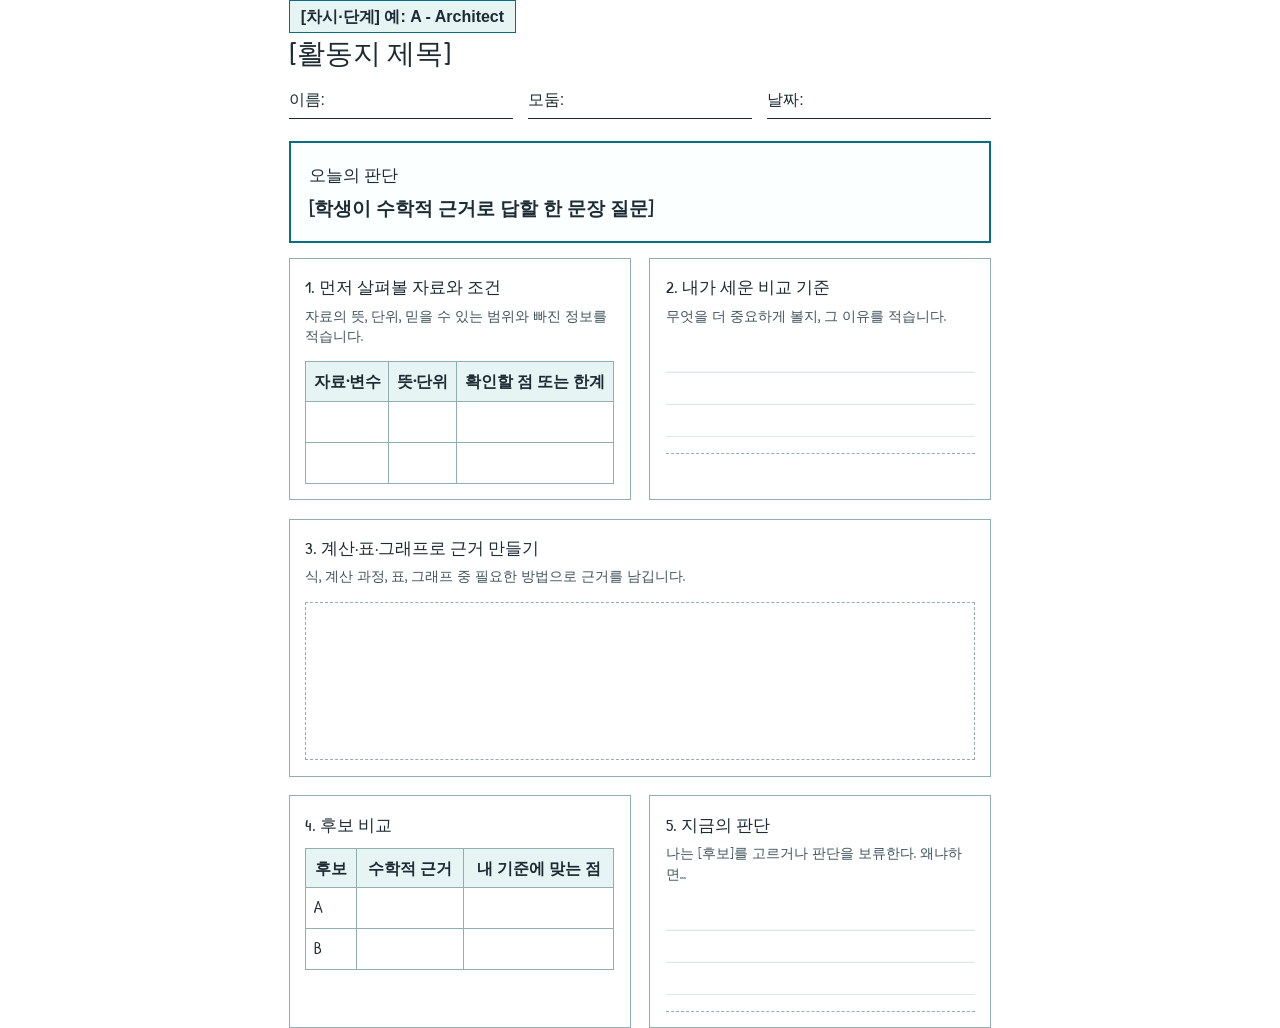
<file: public/활동지-HTML-예시/01-탐구-판단-활동지.html>
<!doctype html>
<html lang="ko">
<head>
  <meta charset="utf-8">
  <meta name="viewport" content="width=device-width, initial-scale=1">
  <title>탐구와 판단 활동지</title>
  <link rel="stylesheet" href="assets/paper.min.css">
  <style>
    @page { size: A4; margin: 12mm; }
    :root { --ink: #1d2b34; --accent: #086f83; --pale: #e6f4f4; --line: #91aeb1; }
    * { box-sizing: border-box; }
    body { color: var(--ink); font-family: "Noto Sans KR", "Malgun Gothic", sans-serif; font-size: 12pt; line-height: 1.45; }
    main { max-width: 186mm; margin: 0 auto; }
    h1, h2, p { margin-top: 0; }
    h1 { font-size: 21pt; margin-bottom: 3mm; }
    h2 { font-size: 13pt; margin-bottom: 2mm; }
    .meta { display: grid; grid-template-columns: 1fr 1fr 1fr; gap: 4mm; margin: 4mm 0 6mm; }
    .meta span { border-bottom: 1.5px solid var(--ink); min-height: 8mm; }
    .tag { display: inline-block; padding: 1mm 3mm; background: var(--pale); border: 1px solid var(--accent); font-weight: 700; }
    .question { border: 2px solid var(--accent); background: #fbffff; padding: 5mm; margin: 4mm 0; }
    .question p { margin-bottom: 0; font-size: 14pt; font-weight: 700; }
    .grid { display: grid; grid-template-columns: 1fr 1fr; gap: 5mm; }
    .panel { border: 1.2px solid var(--line); padding: 4mm; break-inside: avoid; }
    .writing { min-height: 30mm; border-bottom: 1px dashed var(--line); background: repeating-linear-gradient(to bottom, transparent 0 8mm, #dce8e8 8.2mm 8.5mm); }
    .math-space { min-height: 42mm; border: 1px dashed var(--line); padding: 3mm; }
    table { width: 100%; border-collapse: collapse; margin-top: 3mm; }
    th, td { border: 1px solid var(--line); padding: 2mm; vertical-align: top; }
    th { background: var(--pale); }
    .wide { grid-column: 1 / -1; }
    .note { font-size: 10.5pt; color: #40545c; }
    @media print { body { font-size: 12pt; } .screen-only { display: none; } }
  </style>
</head>
<body>
  <main>
    <span class="tag">[차시·단계] 예: A - Architect</span>
    <h1>[활동지 제목]</h1>
    <div class="meta"><span>이름:</span><span>모둠:</span><span>날짜:</span></div>

    <section class="question">
      <h2>오늘의 판단</h2>
      <p>[학생이 수학적 근거로 답할 한 문장 질문]</p>
    </section>

    <div class="grid">
      <section class="panel">
        <h2>1. 먼저 살펴볼 자료와 조건</h2>
        <p class="note">자료의 뜻, 단위, 믿을 수 있는 범위와 빠진 정보를 적습니다.</p>
        <table>
          <tr><th>자료·변수</th><th>뜻·단위</th><th>확인할 점 또는 한계</th></tr>
          <tr><td>&nbsp;</td><td>&nbsp;</td><td>&nbsp;</td></tr>
          <tr><td>&nbsp;</td><td>&nbsp;</td><td>&nbsp;</td></tr>
        </table>
      </section>

      <section class="panel">
        <h2>2. 내가 세운 비교 기준</h2>
        <p class="note">무엇을 더 중요하게 볼지, 그 이유를 적습니다.</p>
        <div class="writing"></div>
      </section>

      <section class="panel wide">
        <h2>3. 계산·표·그래프로 근거 만들기</h2>
        <p class="note">식, 계산 과정, 표, 그래프 중 필요한 방법으로 근거를 남깁니다.</p>
        <div class="math-space"></div>
      </section>

      <section class="panel">
        <h2>4. 후보 비교</h2>
        <table>
          <tr><th>후보</th><th>수학적 근거</th><th>내 기준에 맞는 점</th></tr>
          <tr><td>A</td><td>&nbsp;</td><td>&nbsp;</td></tr>
          <tr><td>B</td><td>&nbsp;</td><td>&nbsp;</td></tr>
        </table>
      </section>

      <section class="panel">
        <h2>5. 지금의 판단</h2>
        <p class="note">나는 [후보]를 고르거나 판단을 보류한다. 왜냐하면...</p>
        <div class="writing"></div>
      </section>
    </div>
  </main>
</body>
</html>
</file>
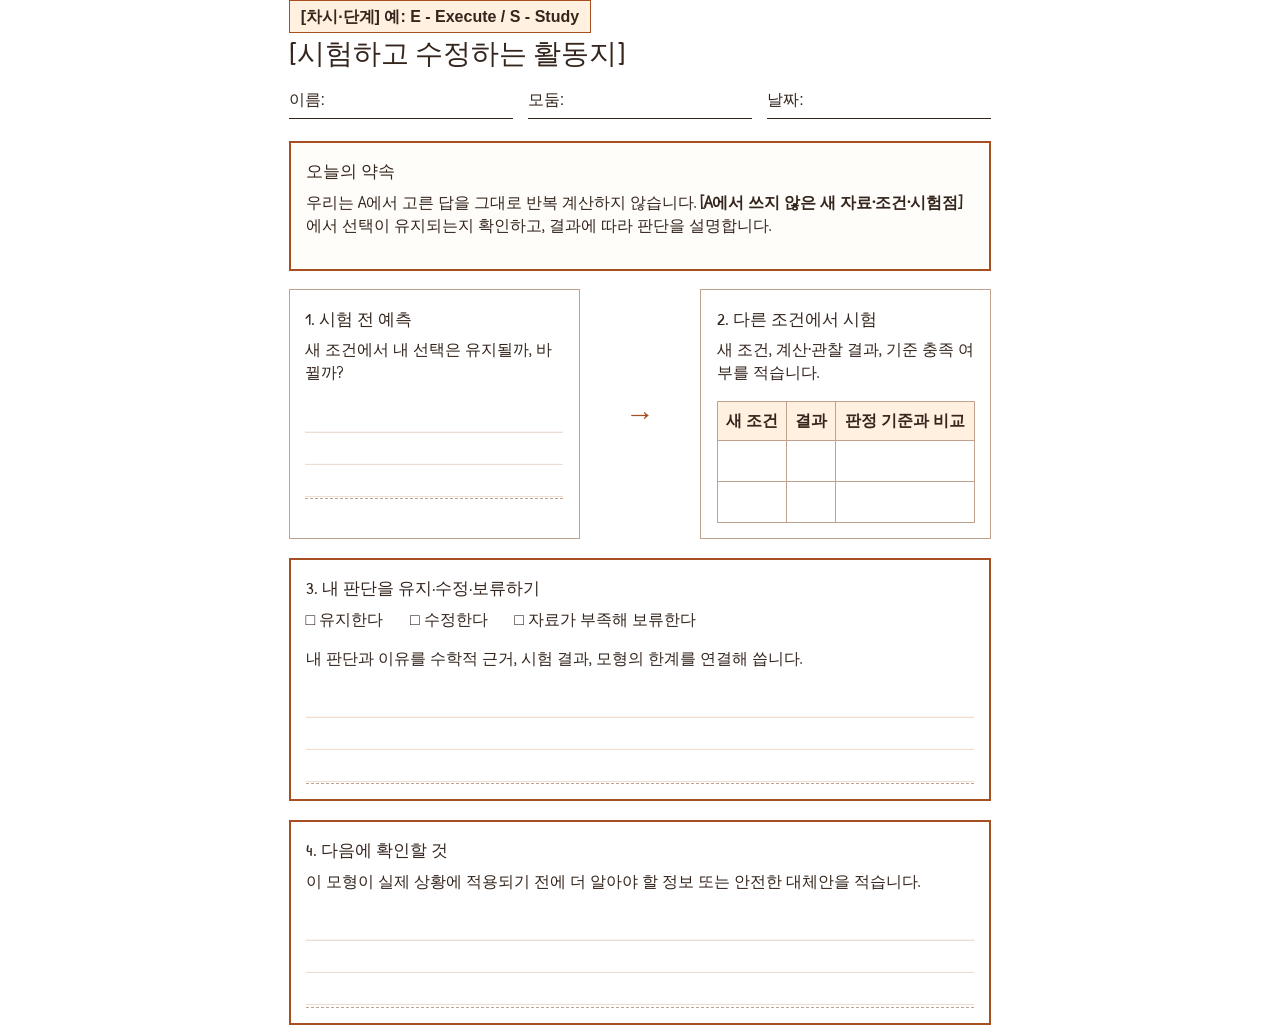
<file: public/활동지-HTML-예시/02-시험-수정-활동지.html>
<!doctype html>
<html lang="ko">
<head>
  <meta charset="utf-8">
  <meta name="viewport" content="width=device-width, initial-scale=1">
  <title>시험과 수정 활동지</title>
  <link rel="stylesheet" href="assets/paper.min.css">
  <style>
    @page { size: A4; margin: 12mm; }
    :root { --ink: #34251d; --accent: #a84f22; --pale: #fff0df; --line: #bfa18d; }
    * { box-sizing: border-box; }
    body { color: var(--ink); font-family: "Noto Sans KR", "Malgun Gothic", sans-serif; font-size: 12pt; line-height: 1.45; }
    main { max-width: 186mm; margin: 0 auto; }
    h1, h2, p { margin-top: 0; }
    h1 { font-size: 21pt; margin-bottom: 3mm; }
    h2 { font-size: 13pt; margin-bottom: 2mm; }
    .meta { display: grid; grid-template-columns: 1fr 1fr 1fr; gap: 4mm; margin: 4mm 0 6mm; }
    .meta span { border-bottom: 1.5px solid var(--ink); min-height: 8mm; }
    .tag { display: inline-block; padding: 1mm 3mm; background: var(--pale); border: 1px solid var(--accent); font-weight: 700; }
    .promise { padding: 4mm; border: 2px solid var(--accent); margin: 4mm 0; background: #fffdfa; }
    .flow { display: grid; grid-template-columns: 1fr 26mm 1fr; align-items: stretch; gap: 3mm; margin-top: 5mm; }
    .step { border: 1.2px solid var(--line); padding: 4mm; min-height: 53mm; }
    .arrow { align-self: center; text-align: center; font-size: 22pt; font-weight: 700; color: var(--accent); }
    .writing { min-height: 26mm; border-bottom: 1px dashed var(--line); background: repeating-linear-gradient(to bottom, transparent 0 8mm, #f0ddd2 8.2mm 8.5mm); }
    table { width: 100%; border-collapse: collapse; margin-top: 3mm; }
    th, td { border: 1px solid var(--line); padding: 2mm; vertical-align: top; }
    th { background: var(--pale); }
    .result { border: 2px solid var(--accent); padding: 4mm; margin-top: 5mm; }
    .check { display: inline-block; margin-right: 6mm; }
    @media print { .screen-only { display: none; } }
  </style>
</head>
<body>
  <main>
    <span class="tag">[차시·단계] 예: E - Execute / S - Study</span>
    <h1>[시험하고 수정하는 활동지]</h1>
    <div class="meta"><span>이름:</span><span>모둠:</span><span>날짜:</span></div>

    <section class="promise">
      <h2>오늘의 약속</h2>
      <p>우리는 A에서 고른 답을 그대로 반복 계산하지 않습니다. <strong>[A에서 쓰지 않은 새 자료·조건·시험점]</strong>에서 선택이 유지되는지 확인하고, 결과에 따라 판단을 설명합니다.</p>
    </section>

    <div class="flow">
      <section class="step">
        <h2>1. 시험 전 예측</h2>
        <p class="note">새 조건에서 내 선택은 유지될까, 바뀔까?</p>
        <div class="writing"></div>
      </section>
      <div class="arrow" aria-hidden="true">→</div>
      <section class="step">
        <h2>2. 다른 조건에서 시험</h2>
        <p class="note">새 조건, 계산·관찰 결과, 기준 충족 여부를 적습니다.</p>
        <table>
          <tr><th>새 조건</th><th>결과</th><th>판정 기준과 비교</th></tr>
          <tr><td>&nbsp;</td><td>&nbsp;</td><td>&nbsp;</td></tr>
          <tr><td>&nbsp;</td><td>&nbsp;</td><td>&nbsp;</td></tr>
        </table>
      </section>
    </div>

    <section class="result">
      <h2>3. 내 판단을 유지·수정·보류하기</h2>
      <p>
        <span class="check">□ 유지한다</span>
        <span class="check">□ 수정한다</span>
        <span class="check">□ 자료가 부족해 보류한다</span>
      </p>
      <p class="note">내 판단과 이유를 수학적 근거, 시험 결과, 모형의 한계를 연결해 씁니다.</p>
      <div class="writing"></div>
    </section>

    <section class="result">
      <h2>4. 다음에 확인할 것</h2>
      <p class="note">이 모형이 실제 상황에 적용되기 전에 더 알아야 할 정보 또는 안전한 대체안을 적습니다.</p>
      <div class="writing"></div>
    </section>
  </main>
</body>
</html>
</file>
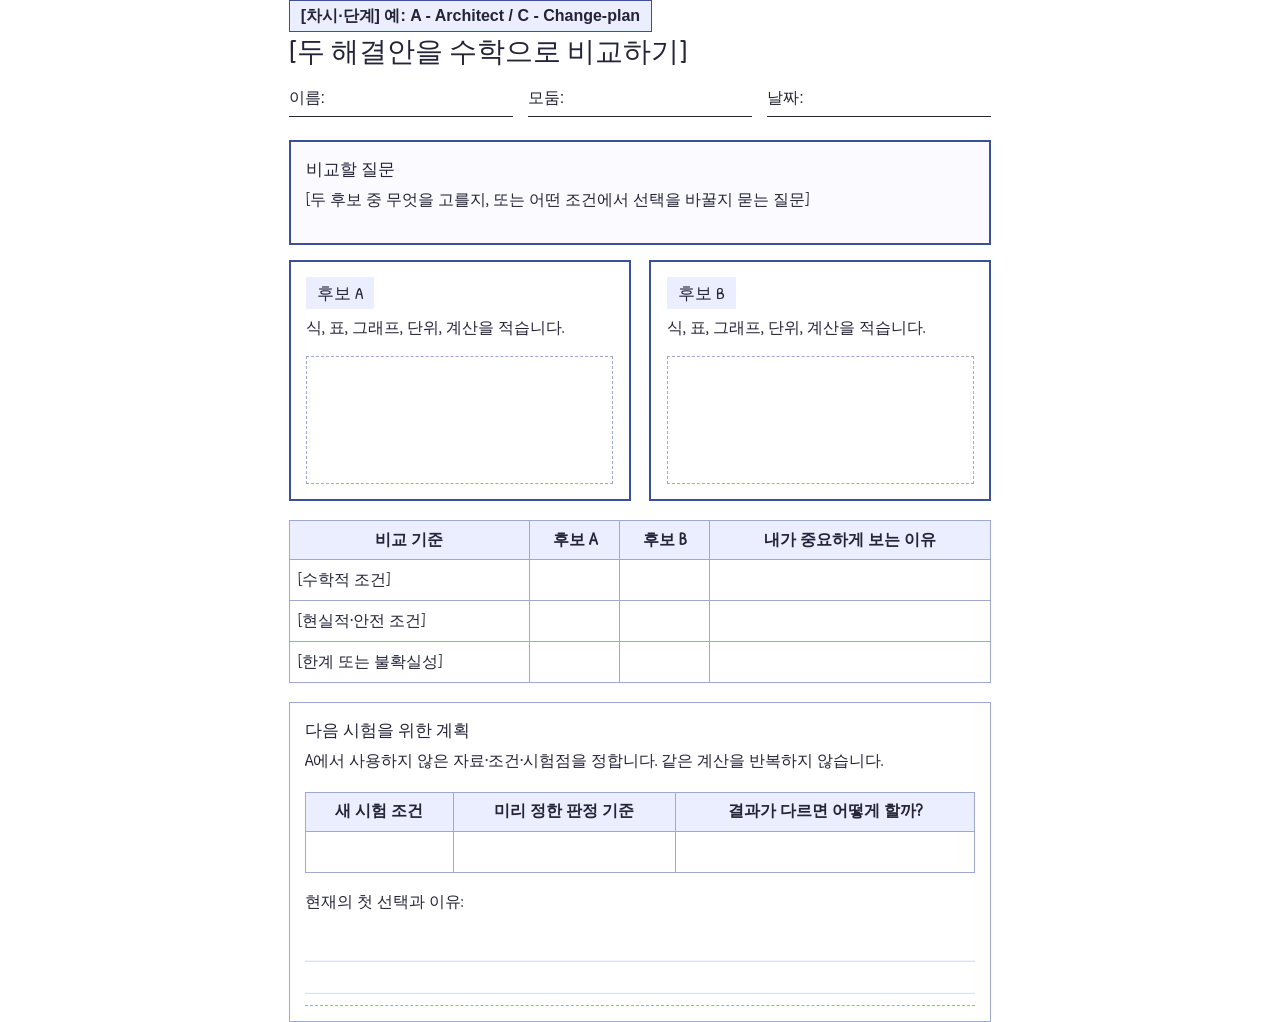
<file: public/활동지-HTML-예시/03-모델-비교-활동지.html>
<!doctype html>
<html lang="ko">
<head>
  <meta charset="utf-8">
  <meta name="viewport" content="width=device-width, initial-scale=1">
  <title>수학 모델 비교 활동지</title>
  <link rel="stylesheet" href="assets/paper.min.css">
  <style>
    @page { size: A4; margin: 12mm; }
    :root { --ink: #242338; --accent: #3c4f9a; --pale: #ebeeff; --line: #9ea9d2; }
    * { box-sizing: border-box; }
    body { color: var(--ink); font-family: "Noto Sans KR", "Malgun Gothic", sans-serif; font-size: 12pt; line-height: 1.42; }
    main { max-width: 186mm; margin: 0 auto; }
    h1, h2, p { margin-top: 0; }
    h1 { font-size: 21pt; margin-bottom: 3mm; }
    h2 { font-size: 13pt; margin-bottom: 2mm; }
    .meta { display: grid; grid-template-columns: 1fr 1fr 1fr; gap: 4mm; margin: 4mm 0 6mm; }
    .meta span { border-bottom: 1.5px solid var(--ink); min-height: 8mm; }
    .tag { display: inline-block; padding: 1mm 3mm; background: var(--pale); border: 1px solid var(--accent); font-weight: 700; }
    .question { border: 2px solid var(--accent); padding: 4mm; margin: 4mm 0; background: #fbfbff; }
    .compare { display: grid; grid-template-columns: 1fr 1fr; gap: 5mm; }
    .candidate { border: 2px solid var(--accent); padding: 4mm; min-height: 60mm; }
    .candidate h2 { display: inline-block; background: var(--pale); padding: 1mm 3mm; }
    .work { min-height: 34mm; border: 1px dashed var(--line); }
    table { width: 100%; border-collapse: collapse; margin: 5mm 0; }
    th, td { border: 1px solid var(--line); padding: 2mm; vertical-align: top; }
    th { background: var(--pale); }
    .plan { padding: 4mm; border: 1.2px solid var(--line); }
    .writing { min-height: 20mm; border-bottom: 1px dashed var(--line); background: repeating-linear-gradient(to bottom, transparent 0 8mm, #dde1f4 8.2mm 8.5mm); }
    @media print { .screen-only { display: none; } }
  </style>
</head>
<body>
  <main>
    <span class="tag">[차시·단계] 예: A - Architect / C - Change-plan</span>
    <h1>[두 해결안을 수학으로 비교하기]</h1>
    <div class="meta"><span>이름:</span><span>모둠:</span><span>날짜:</span></div>

    <section class="question">
      <h2>비교할 질문</h2>
      <p>[두 후보 중 무엇을 고를지, 또는 어떤 조건에서 선택을 바꿀지 묻는 질문]</p>
    </section>

    <div class="compare">
      <section class="candidate">
        <h2>후보 A</h2>
        <p class="note">식, 표, 그래프, 단위, 계산을 적습니다.</p>
        <div class="work"></div>
      </section>
      <section class="candidate">
        <h2>후보 B</h2>
        <p class="note">식, 표, 그래프, 단위, 계산을 적습니다.</p>
        <div class="work"></div>
      </section>
    </div>

    <table>
      <tr><th>비교 기준</th><th>후보 A</th><th>후보 B</th><th>내가 중요하게 보는 이유</th></tr>
      <tr><td>[수학적 조건]</td><td>&nbsp;</td><td>&nbsp;</td><td>&nbsp;</td></tr>
      <tr><td>[현실적·안전 조건]</td><td>&nbsp;</td><td>&nbsp;</td><td>&nbsp;</td></tr>
      <tr><td>[한계 또는 불확실성]</td><td>&nbsp;</td><td>&nbsp;</td><td>&nbsp;</td></tr>
    </table>

    <section class="plan">
      <h2>다음 시험을 위한 계획</h2>
      <p class="note">A에서 사용하지 않은 자료·조건·시험점을 정합니다. 같은 계산을 반복하지 않습니다.</p>
      <table>
        <tr><th>새 시험 조건</th><th>미리 정한 판정 기준</th><th>결과가 다르면 어떻게 할까?</th></tr>
        <tr><td>&nbsp;</td><td>&nbsp;</td><td>&nbsp;</td></tr>
      </table>
      <p class="note">현재의 첫 선택과 이유:</p>
      <div class="writing"></div>
    </section>
  </main>
</body>
</html>
</file>
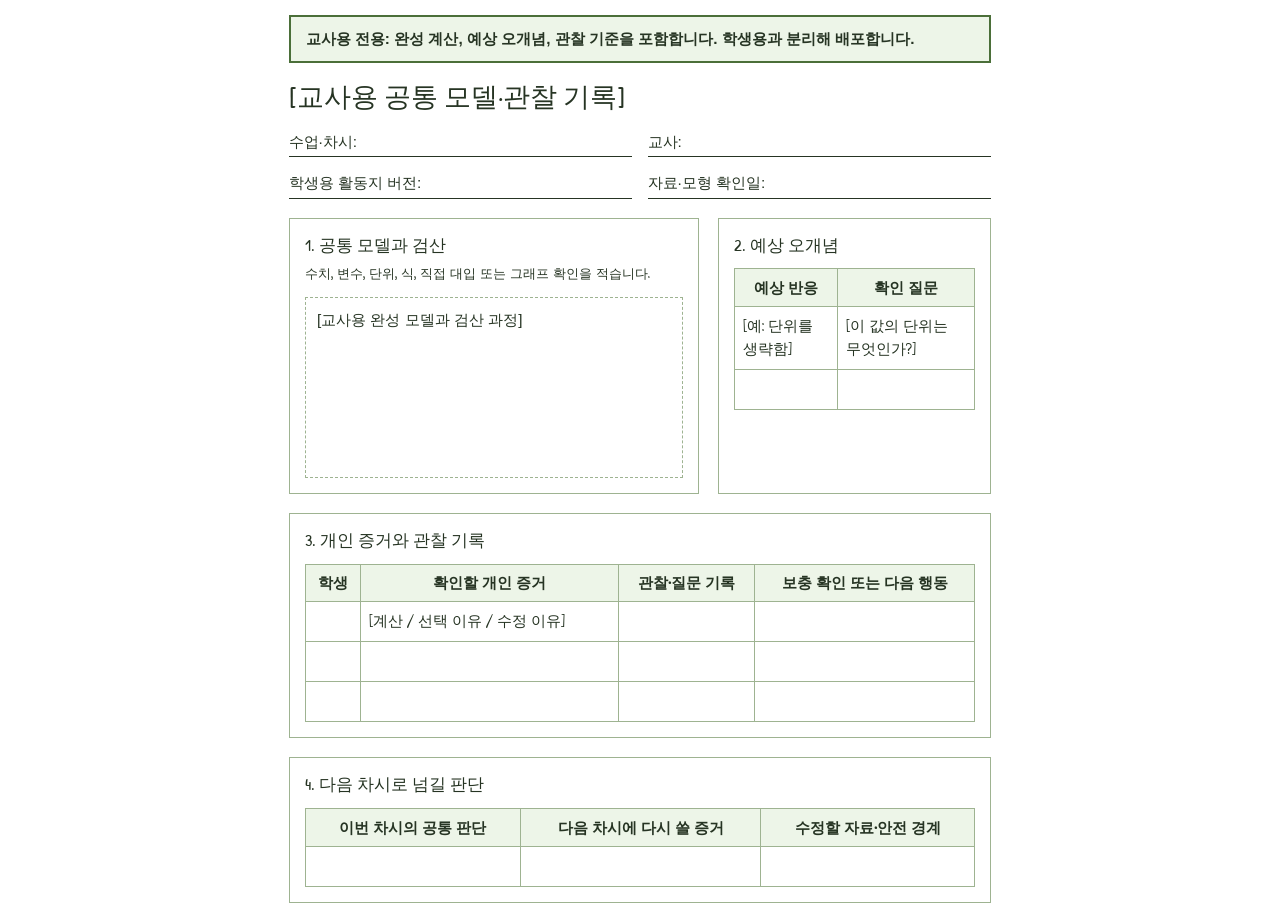
<file: public/활동지-HTML-예시/04-교사용-예시-기록지.html>
<!doctype html>
<html lang="ko">
<head>
  <meta charset="utf-8">
  <meta name="viewport" content="width=device-width, initial-scale=1">
  <title>교사용 예시와 관찰 기록</title>
  <link rel="stylesheet" href="assets/paper.min.css">
  <style>
    @page { size: A4; margin: 12mm; }
    :root { --ink: #263423; --accent: #4b6f39; --pale: #edf5e8; --line: #9eb391; }
    * { box-sizing: border-box; }
    body { color: var(--ink); font-family: "Noto Sans KR", "Malgun Gothic", sans-serif; font-size: 11.5pt; line-height: 1.4; }
    main { max-width: 186mm; margin: 0 auto; }
    h1, h2, p { margin-top: 0; }
    h1 { font-size: 20pt; margin-bottom: 3mm; }
    h2 { font-size: 12.5pt; margin-bottom: 2mm; }
    .notice { padding: 3mm 4mm; border: 2px solid var(--accent); background: var(--pale); font-weight: 700; margin: 4mm 0; }
    .meta { display: grid; grid-template-columns: 1fr 1fr; gap: 4mm; margin: 4mm 0 5mm; }
    .meta span { border-bottom: 1px solid var(--ink); min-height: 7mm; }
    .grid { display: grid; grid-template-columns: 1.2fr .8fr; gap: 5mm; }
    .panel { border: 1.2px solid var(--line); padding: 4mm; break-inside: avoid; }
    table { width: 100%; border-collapse: collapse; margin-top: 3mm; }
    th, td { border: 1px solid var(--line); padding: 2mm; vertical-align: top; }
    th { background: var(--pale); }
    .model { min-height: 48mm; border: 1px dashed var(--line); padding: 3mm; white-space: pre-wrap; }
    .small { font-size: 10pt; }
    @media print { .screen-only { display: none; } }
  </style>
</head>
<body>
  <main>
    <div class="notice">교사용 전용: 완성 계산, 예상 오개념, 관찰 기준을 포함합니다. 학생용과 분리해 배포합니다.</div>
    <h1>[교사용 공통 모델·관찰 기록]</h1>
    <div class="meta"><span>수업·차시:</span><span>교사:</span><span>학생용 활동지 버전:</span><span>자료·모형 확인일:</span></div>

    <div class="grid">
      <section class="panel">
        <h2>1. 공통 모델과 검산</h2>
        <p class="small">수치, 변수, 단위, 식, 직접 대입 또는 그래프 확인을 적습니다.</p>
        <div class="model">[교사용 완성 모델과 검산 과정]</div>
      </section>
      <section class="panel">
        <h2>2. 예상 오개념</h2>
        <table>
          <tr><th>예상 반응</th><th>확인 질문</th></tr>
          <tr><td>[예: 단위를 생략함]</td><td>[이 값의 단위는 무엇인가?]</td></tr>
          <tr><td>&nbsp;</td><td>&nbsp;</td></tr>
        </table>
      </section>
    </div>

    <section class="panel" style="margin-top:5mm;">
      <h2>3. 개인 증거와 관찰 기록</h2>
      <table>
        <tr><th>학생</th><th>확인할 개인 증거</th><th>관찰·질문 기록</th><th>보충 확인 또는 다음 행동</th></tr>
        <tr><td>&nbsp;</td><td>[계산 / 선택 이유 / 수정 이유]</td><td>&nbsp;</td><td>&nbsp;</td></tr>
        <tr><td>&nbsp;</td><td>&nbsp;</td><td>&nbsp;</td><td>&nbsp;</td></tr>
        <tr><td>&nbsp;</td><td>&nbsp;</td><td>&nbsp;</td><td>&nbsp;</td></tr>
      </table>
    </section>

    <section class="panel" style="margin-top:5mm;">
      <h2>4. 다음 차시로 넘길 판단</h2>
      <table>
        <tr><th>이번 차시의 공통 판단</th><th>다음 차시에 다시 쓸 증거</th><th>수정할 자료·안전 경계</th></tr>
        <tr><td>&nbsp;</td><td>&nbsp;</td><td>&nbsp;</td></tr>
      </table>
    </section>
  </main>
</body>
</html>
</file>
<file: public/이승희-산포도-3차시/style.css>
:root{--ink:#203744;--blue:#235579;--teal:#146b68;--amber:#916019;--line:#a8b8bf;--pale:#f0f5f5;--paper:#fff}*{box-sizing:border-box}body{margin:0;color:var(--ink);background:linear-gradient(125deg,#e5eeee,#f5f1e8);font-family:"Malgun Gothic","Apple SD Gothic Neo","Noto Sans KR",sans-serif;font-size:12pt;line-height:1.55;word-break:keep-all;overflow-wrap:anywhere}a{color:var(--blue);text-underline-offset:4px}.toolbar{max-width:900px;margin:22px auto;display:flex;gap:20px;align-items:center;padding:0 18px;flex-wrap:wrap}.toolbar p{margin:0;font-size:10pt}button{font:inherit;color:white;background:var(--blue);border:0;padding:9px 20px;cursor:pointer;border-radius:3px}button:focus-visible,a:focus-visible{outline:3px solid var(--amber);outline-offset:4px}.sheet{width:186mm;min-height:273mm;margin:24px auto;padding:0;background:var(--paper);box-shadow:0 10px 40px #20374419;display:flex;flex-direction:column}.inner{padding:10mm 9mm;flex:1}.eyebrow{font-size:10pt;font-weight:700;letter-spacing:.06em;color:var(--teal);margin:0 0 3mm}h1,h2,h3,p{margin-top:0}h1{font-family:"Batang","AppleMyungjo",serif;font-size:26pt;line-height:1.3;letter-spacing:-.04em;margin-bottom:4mm}h2{font-size:15pt;color:var(--blue);margin:6mm 0 3mm;border-top:2px solid var(--blue);padding-top:3mm}h3{font-size:12pt;margin:0 0 2mm;color:var(--teal)}.intro{margin-bottom:5mm}.meta{display:flex;justify-content:space-between;border-block:1px solid var(--line);padding:2.5mm 0;margin:4mm 0 5mm;gap:5mm}.note{border-left:3px solid var(--teal);background:var(--pale);padding:3mm 4mm;margin:3mm 0 4mm}.warning{border:2px solid var(--amber);color:#684510;background:#fff8e9;padding:2mm 3mm;margin:0 0 4mm;font-weight:700;font-size:11pt}.small{font-size:10pt;line-height:1.5}.muted{color:#4a616b}.box{border:1px solid var(--line);padding:3mm 4mm;min-height:25mm;margin:2mm 0 4mm;white-space:normal}.box.tall{min-height:38mm}.box.short{min-height:17mm}.blank{background:repeating-linear-gradient(to bottom,transparent 0,transparent 8mm,#e0e7e9 8mm,#e0e7e9 calc(8mm + 1px));background-origin:content-box}.grid{display:grid;grid-template-columns:1fr 1fr;gap:4mm}.sport{border:1px solid var(--line);padding:4mm;margin-bottom:4mm;break-inside:avoid}.sport p{margin:1mm 0 3mm}.record{display:flex;gap:6mm;flex-wrap:wrap;padding:2mm 0}.ratings{width:100%;border-collapse:collapse;font-size:10.5pt}.ratings th,.ratings td{border:1px solid var(--line);padding:2mm;text-align:left;font-weight:400}.ratings th{background:#f0f4f5;font-weight:700}table{width:100%;border-collapse:collapse;margin:3mm 0;font-size:11pt}th,td{border:1px solid var(--line);padding:2.5mm;text-align:left;vertical-align:top}th{background:#eff4f5;font-weight:700}.foot{border-top:1px solid var(--line);padding:3mm 9mm;font-size:9pt;display:flex;justify-content:space-between;gap:5mm}.timeline{font-size:10pt;padding:3mm 0;border-block:1px solid var(--line);margin:4mm 0}.proposal .inner{padding-top:7mm;padding-bottom:5mm}.proposal h1{font-size:23pt}.proposal h2{font-size:12pt;margin:3mm 0 1.5mm;padding-top:1.5mm;border-top-width:1px}.proposal .box{min-height:18mm;margin:1mm 0 2mm;padding:2mm 3mm}.proposal .meta{margin:2mm 0;padding:2mm 0}.proposal p{margin-bottom:2mm}.proposal .small{font-size:10pt}.answer{color:#174e60}.index{max-width:1000px;margin:60px auto;padding:30px}.index h1{font-size:42pt}.index section{background:white;padding:26px;margin:22px 0;border-top:4px solid var(--teal)}.links{display:grid;grid-template-columns:repeat(3,1fr);gap:18px}.links a{display:block;padding:18px;border:1px solid var(--line);text-decoration:none}.links strong{display:block;font-size:17pt;margin-bottom:8px}ul{padding-left:1.3em;margin:2mm 0 4mm}li{margin-bottom:1.5mm}@media(max-width:760px){.sheet{width:calc(100% - 24px);min-height:0;margin:14px auto}.inner{padding:22px 18px}.grid,.links{grid-template-columns:1fr}.index{margin:20px auto;padding:18px}.index h1{font-size:30pt}.meta{flex-wrap:wrap}.foot{padding:12px 18px}table{font-size:10pt}th,td{padding:7px}.proposal .inner{padding:20px 18px}}
@page{size:A4 portrait;margin:12mm}@media print{body{background:white;color:#182b34;font-size:12pt;line-height:1.35;print-color-adjust:exact;-webkit-print-color-adjust:exact}.no-print{display:none!important}.sheet{width:186mm;min-height:273mm;margin:0;box-shadow:none;break-after:page;page-break-after:always}.sheet:last-child{break-after:auto;page-break-after:auto}.inner{padding:3mm}.foot{padding:2mm 3mm}.proposal .inner{padding:3mm}.box,table,.sport,.warning{break-inside:avoid}.blank{background:none}.grid{grid-template-columns:1fr 1fr}.warning{background:white;margin-bottom:2mm}.index{margin:0;padding:0}.links{grid-template-columns:repeat(3,1fr)}h1{font-size:24pt;margin-bottom:3mm}h2{margin:3mm 0 2mm;padding-top:2mm}p{margin-bottom:3mm}.meta{margin:3mm 0;padding:2mm 0}.sport{padding:2mm 3mm;margin-bottom:2mm}.sport p{margin:1mm 0 2mm}.box{padding:2mm 3mm;min-height:20mm;margin:1mm 0 2mm}.box.tall{min-height:30mm}.box.short{min-height:12mm}.ratings th,.ratings td{padding:1.5mm}.note{padding:2mm 3mm;margin:2mm 0}.small{line-height:1.4}.timeline{margin:2mm 0;padding:2mm 0}ul{margin-bottom:2mm}li{margin-bottom:1mm}.proposal .box{padding:1.5mm 2mm;min-height:17mm}.proposal h2{margin:2mm 0 1mm;padding-top:1mm}.proposal .small{line-height:1.4}}
@media print{body{line-height:1.25}.inner{padding:1mm 0}.foot{padding:1.5mm 0;font-size:8.5pt}h1{font-size:22pt;margin-bottom:2mm}h2{font-size:14pt;margin:2mm 0 1.5mm;padding-top:1.5mm}h3{margin-bottom:1mm}.eyebrow{margin-bottom:2mm}p{margin-bottom:2mm}.small{font-size:9.5pt;line-height:1.3}.meta{margin:2mm 0;padding:1.5mm 0}.sport{padding:1.5mm 2mm;margin-bottom:2mm}.sport p{margin:1mm 0}.box{min-height:18mm;padding:1.5mm 2mm;margin:1mm 0 1.5mm}.box.tall{min-height:27mm}.box.short{min-height:11mm}.ratings{font-size:10pt}.ratings th,.ratings td{padding:1mm}.note{padding:1.5mm 2mm;margin:1.5mm 0}.record{padding:1mm 0}.warning{font-size:10pt;padding:1.5mm 2mm}.proposal .small{font-size:10pt}.proposal .inner{padding:1mm 0}.timeline{font-size:9.5pt}.proposal h1{font-size:22pt}}
</file>
<file: public/활동지-HTML-예시/assets/paper.min.css>
@charset "UTF-8";@import url("https://fonts.googleapis.com/css?family=Neucha|Patrick+Hand+SC&display=swap");html{--primary:#41403e;--secondary:#0b74d5;--success:#86a361;--warning:#ddcd45;--danger:#a7342d;--muted:#868e96;--primary-light:#cdcccb;--secondary-light:#d8ebfd;--success-light:#d5dfc8;--warning-light:#f5f0c6;--danger-light:#f0cbc9;--muted-light:#e6e7e9;--primary-dark:#000;--secondary-dark:#000;--success-dark:#374427;--warning-dark:#746a15;--danger-dark:#000;--muted-dark:#313538;--primary-light-10:#5b5a57;--secondary-light-10:#208ef3;--success-light-10:#9fb681;--warning-light-10:#e5d970;--danger-light-10:#cb453c;--muted-light-10:#a1a8ae;--primary-dark-10:#272625;--secondary-dark-10:#085aa5;--success-dark-10:#4a5a35;--warning-dark-10:#746a15;--danger-dark-10:#7f2722;--muted-dark-10:#6c757d;--primary-shaded-50:#c1c0bd;--primary-shaded-70:#f2f2f2;--white-dark:rgba(0,0,0,0.03);--white-dark-light-80:hsla(0,0%,80%,0.03);--light-dark:rgba(0,0,0,0.7);--white:#fff;--main-background:#fff;--main-background-light:#fff;--primary-text:#272625;--secondary-text:#085aa5;--success-text:#4a5a35;--warning-text:#746a15;--danger-text:#7f2722;--muted-text:#6c757d;--primary-inverse:#fff}html,html.dark{--black:#000;--shadow-color-regular:rgba(0,0,0,0.2);--shadow-color-hover:rgba(0,0,0,0.3)}html.dark{--primary:#fff;--secondary:#5595ce;--success:#70c272;--warning:#d4c252;--danger:#df4c57;--muted:#868e96;--primary-light:#fff;--secondary-light:#69a1d4;--success-light:#82ca84;--warning-light:#d9c966;--danger-light:#e3626b;--muted-light:#949ba2;--primary-dark:grey;--secondary-dark:#1f476b;--success-dark:#265927;--warning-dark:#71651c;--danger-dark:#7c161e;--muted-dark:#313538;--primary-light-10:#fff;--secondary-light-10:#7daed9;--success-light-10:#94d195;--warning-light-10:#ded07b;--danger-light-10:#e77780;--muted-light-10:#a1a8ae;--primary-dark-10:#e6e6e6;--secondary-dark-10:#367cba;--success-dark-10:#4cb34f;--warning-dark-10:#c3ae30;--danger-dark-10:#d22633;--muted-dark-10:#6c757d;--primary-shaded-50:#343332;--primary-shaded-70:#2f2e2d;--white-dark:hsla(0,0%,100%,0.03);--white-dark-light-80:hsla(0,0%,100%,0.03);--light-dark:hsla(0,0%,100%,0.7);--white:#fff;--main-background:#41403e;--main-background-light:#c1c0bd;--primary-text:#41403e;--secondary-text:#1f476b;--success-text:#265927;--warning-text:#71651c;--danger-text:#7c161e;--muted-text:#949ba2;--primary-inverse:#41403e}.text-primary{color:#41403e;color:var(--primary)}.background-primary{background-color:#41403e;background-color:var(--primary-light)}.text-secondary{color:#41403e;color:var(--secondary)}.background-secondary{background-color:#41403e;background-color:var(--secondary-light)}.text-success{color:#41403e;color:var(--success)}.background-success{background-color:#41403e;background-color:var(--success-light)}.text-warning{color:#41403e;color:var(--warning)}.background-warning{background-color:#41403e;background-color:var(--warning-light)}.text-danger{color:#41403e;color:var(--danger)}.background-danger{background-color:#41403e;background-color:var(--danger-light)}.text-muted{color:#41403e;color:var(--muted)}.background-muted{background-color:#41403e;background-color:var(--muted-light)}
/*! normalize.css v7.0.0 | MIT License | github.com/necolas/normalize.css */html{line-height:1.15;-ms-text-size-adjust:100%;-webkit-text-size-adjust:100%}body{margin:0}article,aside,footer,header,nav,section{display:block}h1{font-size:2em;margin:.67em 0}figcaption,figure,main{display:block}figure{margin:1em 40px}hr{box-sizing:content-box;height:0;overflow:visible}pre{font-family:monospace,monospace;font-size:1em}a{background-color:transparent;-webkit-text-decoration-skip:objects}abbr[title]{border-bottom:none;text-decoration:underline;-webkit-text-decoration:underline dotted;text-decoration:underline dotted}b,strong{font-weight:inherit;font-weight:bolder}code,kbd,samp{font-family:monospace,monospace;font-size:1em}dfn{font-style:italic}mark{background-color:#ff0;color:#000}small{font-size:80%}sub,sup{font-size:75%;line-height:0;position:relative;vertical-align:baseline}sub{bottom:-.25em}sup{top:-.5em}audio,video{display:inline-block}audio:not([controls]){display:none;height:0}img{border-style:none}svg:not(:root){overflow:hidden}button,input,optgroup,select,textarea{font-family:sans-serif;font-size:100%;line-height:1.15;margin:0}button,input{overflow:visible}button,select{text-transform:none}[type=reset],[type=submit],button,html [type=button]{-webkit-appearance:button}[type=button]::-moz-focus-inner,[type=reset]::-moz-focus-inner,[type=submit]::-moz-focus-inner,button::-moz-focus-inner{border-style:none;padding:0}[type=button]:-moz-focusring,[type=reset]:-moz-focusring,[type=submit]:-moz-focusring,button:-moz-focusring{outline:1px dotted ButtonText}fieldset{padding:.35em .75em .625em}legend{box-sizing:border-box;color:inherit;display:table;max-width:100%;padding:0;white-space:normal}progress{display:inline-block;vertical-align:baseline}textarea{overflow:auto}[type=checkbox],[type=radio]{box-sizing:border-box;padding:0}[type=number]::-webkit-inner-spin-button,[type=number]::-webkit-outer-spin-button{height:auto}[type=search]{-webkit-appearance:textfield;outline-offset:-2px}[type=search]::-webkit-search-cancel-button,[type=search]::-webkit-search-decoration{-webkit-appearance:none}::-webkit-file-upload-button{-webkit-appearance:button;font:inherit}details,menu{display:block}summary{display:list-item}canvas{display:inline-block}[hidden],template{display:none}html{box-sizing:border-box}*,:after,:before{box-sizing:inherit}.container.container-xs{max-width:480px}.container.container-sm{max-width:768px}.container.container-md{max-width:992px}.container.container-lg{max-width:1200px}.section{margin-bottom:2rem;margin-top:1rem;word-wrap:break-word}.section:after{color:#8f8d89;content:"~~~";display:block;font-size:1.5rem;position:relative;text-align:center}hr{border:0}hr:after{color:#8f8d89;content:"~~~";display:block;font-size:1.5rem;position:relative;text-align:center;top:-.75rem}.paper{background-color:#41403e;background-color:var(--main-background);border:1px solid #cdcccb;box-shadow:-1px 5px 35px -9px rgba(0,0,0,.2);margin-bottom:1rem;margin-top:1rem;padding:2rem}@media only screen and (max-width:480px){.paper{margin-bottom:0;margin-top:0;padding:1rem;width:100%}}.row{display:flex;flex-flow:row wrap;margin-bottom:1rem;margin-left:auto;margin-right:auto}.row.flex-right{justify-content:flex-end}.row.flex-center{justify-content:center}.row.flex-edges{justify-content:space-between}.row.flex-spaces{justify-content:space-around}.row.flex-top{align-items:flex-start}.row.flex-middle{align-items:center}.row.flex-bottom{align-items:flex-end}.col{padding:1rem}@media only screen and (max-width:768px){.col{flex:0 0 100%;max-width:100%}}.col-fill{flex:1 1 0;width:auto}@media only screen and (min-width:0){.col-1{flex:0 0 8.3333333333%;max-width:8.3333333333%}.col-2{flex:0 0 16.6666666667%;max-width:16.6666666667%}.col-3{flex:0 0 25%;max-width:25%}.col-4{flex:0 0 33.3333333333%;max-width:33.3333333333%}.col-5{flex:0 0 41.6666666667%;max-width:41.6666666667%}.col-6{flex:0 0 50%;max-width:50%}.col-7{flex:0 0 58.3333333333%;max-width:58.3333333333%}.col-8{flex:0 0 66.6666666667%;max-width:66.6666666667%}.col-9{flex:0 0 75%;max-width:75%}.col-10{flex:0 0 83.3333333333%;max-width:83.3333333333%}.col-11{flex:0 0 91.6666666667%;max-width:91.6666666667%}.col-12{flex:0 0 100%;max-width:100%}}@media only screen and (min-width:480px){.xs-1{flex:0 0 8.3333333333%;max-width:8.3333333333%}.xs-2{flex:0 0 16.6666666667%;max-width:16.6666666667%}.xs-3{flex:0 0 25%;max-width:25%}.xs-4{flex:0 0 33.3333333333%;max-width:33.3333333333%}.xs-5{flex:0 0 41.6666666667%;max-width:41.6666666667%}.xs-6{flex:0 0 50%;max-width:50%}.xs-7{flex:0 0 58.3333333333%;max-width:58.3333333333%}.xs-8{flex:0 0 66.6666666667%;max-width:66.6666666667%}.xs-9{flex:0 0 75%;max-width:75%}.xs-10{flex:0 0 83.3333333333%;max-width:83.3333333333%}.xs-11{flex:0 0 91.6666666667%;max-width:91.6666666667%}.xs-12{flex:0 0 100%;max-width:100%}}@media only screen and (min-width:768px){.sm-1{flex:0 0 8.3333333333%;max-width:8.3333333333%}.sm-2{flex:0 0 16.6666666667%;max-width:16.6666666667%}.sm-3{flex:0 0 25%;max-width:25%}.sm-4{flex:0 0 33.3333333333%;max-width:33.3333333333%}.sm-5{flex:0 0 41.6666666667%;max-width:41.6666666667%}.sm-6{flex:0 0 50%;max-width:50%}.sm-7{flex:0 0 58.3333333333%;max-width:58.3333333333%}.sm-8{flex:0 0 66.6666666667%;max-width:66.6666666667%}.sm-9{flex:0 0 75%;max-width:75%}.sm-10{flex:0 0 83.3333333333%;max-width:83.3333333333%}.sm-11{flex:0 0 91.6666666667%;max-width:91.6666666667%}.sm-12{flex:0 0 100%;max-width:100%}}@media only screen and (min-width:992px){.md-1{flex:0 0 8.3333333333%;max-width:8.3333333333%}.md-2{flex:0 0 16.6666666667%;max-width:16.6666666667%}.md-3{flex:0 0 25%;max-width:25%}.md-4{flex:0 0 33.3333333333%;max-width:33.3333333333%}.md-5{flex:0 0 41.6666666667%;max-width:41.6666666667%}.md-6{flex:0 0 50%;max-width:50%}.md-7{flex:0 0 58.3333333333%;max-width:58.3333333333%}.md-8{flex:0 0 66.6666666667%;max-width:66.6666666667%}.md-9{flex:0 0 75%;max-width:75%}.md-10{flex:0 0 83.3333333333%;max-width:83.3333333333%}.md-11{flex:0 0 91.6666666667%;max-width:91.6666666667%}.md-12{flex:0 0 100%;max-width:100%}}@media only screen and (min-width:1200px){.lg-1{flex:0 0 8.3333333333%;max-width:8.3333333333%}.lg-2{flex:0 0 16.6666666667%;max-width:16.6666666667%}.lg-3{flex:0 0 25%;max-width:25%}.lg-4{flex:0 0 33.3333333333%;max-width:33.3333333333%}.lg-5{flex:0 0 41.6666666667%;max-width:41.6666666667%}.lg-6{flex:0 0 50%;max-width:50%}.lg-7{flex:0 0 58.3333333333%;max-width:58.3333333333%}.lg-8{flex:0 0 66.6666666667%;max-width:66.6666666667%}.lg-9{flex:0 0 75%;max-width:75%}.lg-10{flex:0 0 83.3333333333%;max-width:83.3333333333%}.lg-11{flex:0 0 91.6666666667%;max-width:91.6666666667%}.lg-12{flex:0 0 100%;max-width:100%}}.align-top{align-self:flex-start}.align-middle{align-self:center}.align-bottom{align-self:flex-end}.container{margin:0 auto;max-width:960px;position:relative;width:100%}@media only screen and (max-width:992px){.container{width:85%}}@media only screen and (max-width:480px){.container{width:90%}}code{color:#41403e;color:var(--secondary);background-color:#41403e;background-color:var(--primary-shaded-70)}code,kbd{border-radius:3px;font-size:80%;padding:2px 4px}kbd{color:#41403e;color:var(--primary-inverse);background-color:#41403e;background-color:var(--primary)}pre{background-color:#41403e;background-color:var(--primary-shaded-70);border-radius:3px;border:1px solid #41403e;border-color:var(--primary-shaded-50);font-size:80%;line-height:1.5;overflow-x:auto;padding:1em;word-break:break-all;word-wrap:break-word}pre,pre code{color:#41403e;color:var(--inverse-primary);display:block;white-space:pre}pre code{background:transparent;font-size:inherit;padding:initial}html{color:#41403e;color:var(--primary);font-size:20px}a,button,html,input,li,option,p,select,table,tbody,td,textarea,th,thead,tr{font-family:Neucha,sans-serif}h1,h2,h3,h4,h5,h6{font-family:Patrick Hand SC,sans-serif;font-weight:400}h1{font-size:4rem}h2{font-size:3rem}h3{font-size:2rem}h4{font-size:1.5rem}h5{font-size:1rem}h6{font-size:.8rem}.text-left{text-align:left}.text-center{text-align:center}.text-right{text-align:right}img{border-bottom-left-radius:15px 255px;border-bottom-right-radius:225px 15px;border-top-left-radius:255px 15px;border-top-right-radius:15px 225px;border:2px solid #41403e;border-color:var(--primary);display:block;height:auto;max-width:100%}img.float-left{float:left;margin:1rem 1rem 1rem 0}img.float-right{float:right;margin:1rem 0 1rem 1rem}img.no-responsive{display:initial;height:auto;max-width:none}img.no-border{border:0;border-radius:0}ol{list-style-type:decimal}ol ol{list-style-type:upper-alpha}ol ol ol{list-style-type:upper-roman}ol ol ol ol{list-style-type:lower-alpha}ol ol ol ol ol{list-style-type:lower-roman}ul{list-style:none;margin-left:0}ul li:before{content:"-"}ul li{text-indent:-7px}ul li .badge,ul li [popover-bottom]:after,ul li [popover-left]:after,ul li [popover-right]:after,ul li [popover-top]:after{text-indent:0}ul li:before{left:-7px;position:relative}ul ul li:before{content:"+"}ul ul ul li:before{content:"~"}ul ul ul ul li:before{content:"⤍"}ul ul ul ul ul li:before{content:"⁎"}ul.inline li{display:inline;margin-left:5px}table{box-sizing:border-box;max-width:100%;overflow-x:auto;width:100%}@media only screen and (max-width:480px){table tbody tr td,table thead tr th{padding:2%}}table thead tr th{line-height:1.5;padding:8px;text-align:left;vertical-align:bottom}table tbody tr td{border-top:1px dashed #d9d9d8;line-height:1.5;padding:8px;vertical-align:top}table.table-hover tbody tr:hover{color:#41403e;color:var(--secondary)}table.table-alternating tbody tr:nth-of-type(2n){color:#82807c}.border{border:2px solid #41403e;border-color:var(--primary)}.border,.border-1,.child-borders>:nth-child(6n+1){border-bottom-left-radius:15px 255px;border-bottom-right-radius:225px 15px;border-top-left-radius:255px 15px;border-top-right-radius:15px 225px}.border-2,.child-borders>:nth-child(6n+2){border-bottom-left-radius:185px 25px;border-bottom-right-radius:20px 205px;border-top-left-radius:125px 25px;border-top-right-radius:10px 205px}.border-3,.child-borders>:nth-child(6n+3){border-bottom-left-radius:225px 15px;border-bottom-right-radius:15px 255px;border-top-left-radius:15px 225px;border-top-right-radius:255px 15px}.border-4,.child-borders>:nth-child(6n+4){border-bottom-left-radius:25px 115px;border-bottom-right-radius:155px 25px;border-top-left-radius:15px 225px;border-top-right-radius:25px 150px}.border-5,.child-borders>:nth-child(6n+5){border-bottom-left-radius:20px 115px;border-bottom-right-radius:15px 105px;border-top-left-radius:250px 15px;border-top-right-radius:25px 80px}.border-6,.child-borders>:nth-child(6n+6){border-bottom-left-radius:15px 225px;border-bottom-right-radius:20px 205px;border-top-left-radius:28px 125px;border-top-right-radius:100px 30px}.child-borders>*{border:2px solid #41403e;border-color:var(--primary)}.border-white{border-color:#41403e;border-color:var(--white)}.border-dotted{border-style:dotted}.border-dashed{border-style:dashed}.border-thick{border-width:5px}.border-primary{border-color:#41403e;border-color:var(--primary)}.border-secondary{border-color:#41403e;border-color:var(--secondary)}.border-success{border-color:#41403e;border-color:var(--success)}.border-warning{border-color:#41403e;border-color:var(--warning)}.border-danger{border-color:#41403e;border-color:var(--danger)}.border-muted{border-color:#41403e;border-color:var(--muted)}.shadow{transition:all 235ms ease 0s;box-shadow:15px 28px 25px -18px rgba(0,0,0,.2)}.shadow.shadow-large{transition:all 235ms ease 0s;box-shadow:20px 38px 34px -26px rgba(0,0,0,.2)}.shadow.shadow-small{transition:all 235ms ease 0s;box-shadow:10px 19px 17px -13px rgba(0,0,0,.2)}.shadow.shadow-hover:hover{transform:translate3d(0,2px,0);box-shadow:2px 8px 8px -5px rgba(0,0,0,.3)}.child-shadows>*{transition:all 235ms ease 0s;box-shadow:15px 28px 25px -18px rgba(0,0,0,.2)}.child-shadows .shadow-none{box-shadow:none}.child-shadows-hover>*{transition:all 235ms ease 0s;box-shadow:15px 28px 25px -18px rgba(0,0,0,.2)}.child-shadows-hover>:hover{transform:translate3d(0,2px,0);box-shadow:2px 8px 8px -5px rgba(0,0,0,.3)}.collapsible{display:flex;flex-direction:column}.collapsible:first-of-type{border-top:1px solid #41403e;border-top-color:var(--muted-light)}.collapsible .collapsible-body{background-color:#41403e;background-color:var(--white-dark-light-80);transition:all 235ms ease-in-out 0s;border-bottom:1px solid #41403e;border-bottom-color:var(--muted-light);margin:0;max-height:0;opacity:0;overflow:hidden;padding:0 .75rem}.collapsible>input{display:none}.collapsible>input:checked+label{color:#41403e;color:var(--primary)}.collapsible>input[id^=collapsible]:checked~div.collapsible-body{margin:0;max-height:960px;opacity:1;padding:.75rem}.collapsible>label{color:#41403e;color:var(--primary);border-bottom:1px solid #41403e;border-bottom-color:var(--muted-light);display:inline-block;font-weight:600;margin:0 0 -1px;padding:.75rem;text-align:center}.collapsible>label:hover{color:#41403e;color:var(--muted);cursor:pointer}.alert{border-bottom-left-radius:15px 255px;border-bottom-right-radius:225px 15px;border-top-left-radius:255px 15px;border-top-right-radius:15px 225px;border:2px solid #41403e;border-color:var(--primary);margin-bottom:20px;padding:15px;width:100%}.alert.dismissible{transition:all 235ms ease-in-out 0s;display:flex;justify-content:space-between;max-height:48rem;overflow:hidden}.alert .btn-close{transition:all 235ms ease-in-out 0s;color:#41403e;color:var(--primary-text);cursor:pointer;margin-left:.75rem}.alert .btn-close:active,.alert .btn-close:focus,.alert .btn-close:hover{color:#41403e;color:var(--primary-dark)}.alert-primary{background-color:#41403e;background-color:var(--primary-light);border-color:#41403e;border-color:var(--primary)}.alert-primary,.alert-primary .btn-close{color:#41403e;color:var(--primary-text)}.alert-primary .btn-close:active,.alert-primary .btn-close:focus,.alert-primary .btn-close:hover{color:#41403e;color:var(--primary-dark)}.alert-secondary{background-color:#41403e;background-color:var(--secondary-light);border-color:#41403e;border-color:var(--secondary)}.alert-secondary,.alert-secondary .btn-close{color:#41403e;color:var(--secondary-text)}.alert-secondary .btn-close:active,.alert-secondary .btn-close:focus,.alert-secondary .btn-close:hover{color:#41403e;color:var(--secondary-dark)}.alert-success{background-color:#41403e;background-color:var(--success-light);border-color:#41403e;border-color:var(--success)}.alert-success,.alert-success .btn-close{color:#41403e;color:var(--success-text)}.alert-success .btn-close:active,.alert-success .btn-close:focus,.alert-success .btn-close:hover{color:#41403e;color:var(--success-dark)}.alert-warning{background-color:#41403e;background-color:var(--warning-light);border-color:#41403e;border-color:var(--warning)}.alert-warning,.alert-warning .btn-close{color:#41403e;color:var(--warning-text)}.alert-warning .btn-close:active,.alert-warning .btn-close:focus,.alert-warning .btn-close:hover{color:#41403e;color:var(--warning-dark)}.alert-danger{background-color:#41403e;background-color:var(--danger-light);border-color:#41403e;border-color:var(--danger)}.alert-danger,.alert-danger .btn-close{color:#41403e;color:var(--danger-text)}.alert-danger .btn-close:active,.alert-danger .btn-close:focus,.alert-danger .btn-close:hover{color:#41403e;color:var(--danger-dark)}.alert-muted{background-color:#41403e;background-color:var(--muted-light);border-color:#41403e;border-color:var(--muted)}.alert-muted,.alert-muted .btn-close{color:#41403e;color:var(--muted-text)}.alert-muted .btn-close:active,.alert-muted .btn-close:focus,.alert-muted .btn-close:hover{color:#41403e;color:var(--muted-dark)}.alert-state{display:none}.alert-state:checked+.dismissible{border-width:0;margin:0;max-height:0;opacity:0;padding-bottom:0;padding-top:0}article .article-title{font-size:3rem}article .article-meta{color:#41403e;color:var(--muted-text);font-size:15px}article .article-meta a{color:#41403e;color:var(--muted-text);background-image:none}article .article-meta a:hover{color:#41403e;color:var(--light-dark)}article .text-lead{font-size:30px;line-height:1.3;margin:35px}article button:not(:first-of-type){margin-left:2rem}@media only screen and (max-width:480px){article button:not(:first-of-type){margin-left:0}}article p{line-height:1.6}.badge{border-bottom-left-radius:15px 255px;border-bottom-right-radius:225px 15px;border-top-left-radius:255px 15px;border-top-right-radius:15px 225px;color:#41403e;color:var(--white);background-color:#41403e;background-color:var(--muted);border:2px solid transparent;display:inline-block;font-size:75%;font-weight:700;line-height:1;padding:.25em .4em;text-align:center;vertical-align:baseline;white-space:nowrap}.badge.primary{background-color:#41403e;background-color:var(--primary)}.badge.secondary{background-color:#41403e;background-color:var(--secondary)}.badge.success{background-color:#41403e;background-color:var(--success)}.badge.warning{background-color:#41403e;background-color:var(--warning)}.badge.danger{background-color:#41403e;background-color:var(--danger)}.badge.muted{background-color:#41403e;background-color:var(--muted)}ul.breadcrumb{list-style:none;padding:10px 16px}ul.breadcrumb li{display:inline;font-size:20px}ul.breadcrumb li:before{content:""}ul.breadcrumb li a{color:#41403e;color:var(--secondary);background-image:none;text-decoration:none}ul.breadcrumb li a:hover{text-decoration:underline}ul.breadcrumb li+li:before{content:"/ ";padding:8px}.paper-btn,[type=button],button{border-bottom-left-radius:15px 255px;border-bottom-right-radius:225px 15px;border-top-left-radius:255px 15px;border-top-right-radius:15px 225px;transition:all 235ms ease 0s;box-shadow:15px 28px 25px -18px rgba(0,0,0,.2);transition:all 235ms ease-in-out 0s;color:#41403e;color:var(--primary);background-color:#41403e;background-color:var(--main-background);align-self:center;background-image:none;border:2px solid #41403e;border-color:var(--primary);cursor:pointer;display:inline-block;font-size:1rem;outline:none;padding:.75rem}@media only screen and (max-width:520px){.paper-btn,[type=button],button{display:inline-block;margin:0 auto 1rem;text-align:center}}.paper-btn.btn-large,[type=button].btn-large,button.btn-large{transition:all 235ms ease 0s;box-shadow:20px 38px 34px -26px rgba(0,0,0,.2);font-size:2rem;padding:1rem}.paper-btn.btn-small,[type=button].btn-small,button.btn-small{transition:all 235ms ease 0s;box-shadow:10px 19px 17px -13px rgba(0,0,0,.2);font-size:.75rem;padding:.5rem}.paper-btn.btn-block,[type=button].btn-block,button.btn-block{display:block;width:100%}.paper-btn:hover,[type=button]:hover,button:hover{transform:translate3d(0,2px,0);box-shadow:2px 8px 8px -5px rgba(0,0,0,.3)}.paper-btn:focus,[type=button]:focus,button:focus{border:2px solid #41403e;border-color:var(--secondary);box-shadow:2px 8px 4px -6px rgba(0,0,0,.3)}.paper-btn:active,[type=button]:active,button:active{border-color:rgba(0,0,0,.2);transition:none}.paper-btn.disabled,.paper-btn[disabled],[type=button].disabled,[type=button][disabled],button.disabled,button[disabled]{cursor:not-allowed;opacity:.5}a{color:#41403e;color:var(--secondary);background-image:linear-gradient(5deg,transparent 65%,#0b74d5 80%,transparent 90%),linear-gradient(165deg,transparent 5%,#0b74d5 15%,transparent 25%),linear-gradient(165deg,transparent 45%,#0b74d5 55%,transparent 65%),linear-gradient(15deg,transparent 25%,#0b74d5 35%,transparent 50%);background-position:0 90%;background-repeat:repeat-x;background-size:4px 3px}a,a:visited{text-decoration:none}a:visited{color:#41403e;color:var(--primary)}.paper-btn.btn-primary,[type=button].btn-primary,button.btn-primary{color:#41403e;color:var(--primary-text);background-color:#41403e;background-color:var(--primary-light);border-color:#41403e;border-color:var(--primary)}.paper-btn.btn-primary:hover:active,[type=button].btn-primary:hover:active,button.btn-primary:hover:active{background-color:#b4b3b0}.paper-btn.btn-secondary,[type=button].btn-secondary,button.btn-secondary{color:#41403e;color:var(--secondary-text);background-color:#41403e;background-color:var(--secondary-light);border-color:#41403e;border-color:var(--secondary)}.paper-btn.btn-secondary:hover:active,[type=button].btn-secondary:hover:active,button.btn-secondary:hover:active{background-color:#a7d3fa}.paper-btn.btn-success,[type=button].btn-success,button.btn-success{color:#41403e;color:var(--success-text);background-color:#41403e;background-color:var(--success-light);border-color:#41403e;border-color:var(--success)}.paper-btn.btn-success:hover:active,[type=button].btn-success:hover:active,button.btn-success:hover:active{background-color:#bccca8}.paper-btn.btn-warning,[type=button].btn-warning,button.btn-warning{color:#41403e;color:var(--warning-text);background-color:#41403e;background-color:var(--warning-light);border-color:#41403e;border-color:var(--warning)}.paper-btn.btn-warning:hover:active,[type=button].btn-warning:hover:active,button.btn-warning:hover:active{background-color:#ede49b}.paper-btn.btn-danger,[type=button].btn-danger,button.btn-danger{color:#41403e;color:var(--danger-text);background-color:#41403e;background-color:var(--danger-light);border-color:#41403e;border-color:var(--danger)}.paper-btn.btn-danger:hover:active,[type=button].btn-danger:hover:active,button.btn-danger:hover:active{background-color:#e6a5a1}.paper-btn.btn-muted,[type=button].btn-muted,button.btn-muted{color:#41403e;color:var(--muted-text);background-color:#41403e;background-color:var(--muted-light);border-color:#41403e;border-color:var(--muted)}.paper-btn.btn-muted:hover:active,[type=button].btn-muted:hover:active,button.btn-muted:hover:active{background-color:#caced1}.paper-btn.btn-primary-outline,[type=button].btn-primary-outline,button.btn-primary-outline{background-color:#41403e;background-color:var(--main-background);color:#41403e;color:var(--primary);border-color:#41403e;border-color:var(--primary)}.paper-btn.btn-primary-outline:hover,[type=button].btn-primary-outline:hover,button.btn-primary-outline:hover{background-color:#cdcccb}.paper-btn.btn-primary-outline:hover:active,[type=button].btn-primary-outline:hover:active,button.btn-primary-outline:hover:active{background-color:#b4b3b0}.paper-btn.btn-secondary-outline,[type=button].btn-secondary-outline,button.btn-secondary-outline{background-color:#41403e;background-color:var(--main-background);color:#41403e;color:var(--secondary);border-color:#41403e;border-color:var(--secondary)}.paper-btn.btn-secondary-outline:hover,[type=button].btn-secondary-outline:hover,button.btn-secondary-outline:hover{background-color:#d8ebfd}.paper-btn.btn-secondary-outline:hover:active,[type=button].btn-secondary-outline:hover:active,button.btn-secondary-outline:hover:active{background-color:#a7d3fa}.paper-btn.btn-success-outline,[type=button].btn-success-outline,button.btn-success-outline{background-color:#41403e;background-color:var(--main-background);color:#41403e;color:var(--success);border-color:#41403e;border-color:var(--success)}.paper-btn.btn-success-outline:hover,[type=button].btn-success-outline:hover,button.btn-success-outline:hover{background-color:#d5dfc8}.paper-btn.btn-success-outline:hover:active,[type=button].btn-success-outline:hover:active,button.btn-success-outline:hover:active{background-color:#bccca8}.paper-btn.btn-warning-outline,[type=button].btn-warning-outline,button.btn-warning-outline{background-color:#41403e;background-color:var(--main-background);color:#41403e;color:var(--warning);border-color:#41403e;border-color:var(--warning)}.paper-btn.btn-warning-outline:hover,[type=button].btn-warning-outline:hover,button.btn-warning-outline:hover{background-color:#f5f0c6}.paper-btn.btn-warning-outline:hover:active,[type=button].btn-warning-outline:hover:active,button.btn-warning-outline:hover:active{background-color:#ede49b}.paper-btn.btn-danger-outline,[type=button].btn-danger-outline,button.btn-danger-outline{background-color:#41403e;background-color:var(--main-background);color:#41403e;color:var(--danger);border-color:#41403e;border-color:var(--danger)}.paper-btn.btn-danger-outline:hover,[type=button].btn-danger-outline:hover,button.btn-danger-outline:hover{background-color:#f0cbc9}.paper-btn.btn-danger-outline:hover:active,[type=button].btn-danger-outline:hover:active,button.btn-danger-outline:hover:active{background-color:#e6a5a1}.paper-btn.btn-muted-outline,[type=button].btn-muted-outline,button.btn-muted-outline{background-color:#41403e;background-color:var(--main-background);color:#41403e;color:var(--muted);border-color:#41403e;border-color:var(--muted)}.paper-btn.btn-muted-outline:hover,[type=button].btn-muted-outline:hover,button.btn-muted-outline:hover{background-color:#e6e7e9}.paper-btn.btn-muted-outline:hover:active,[type=button].btn-muted-outline:hover:active,button.btn-muted-outline:hover:active{background-color:#caced1}.card{transition:all 235ms ease 0s;box-shadow:15px 28px 25px -18px rgba(0,0,0,.2);-webkit-backface-visibility:hidden;backface-visibility:hidden;border:2px solid #41403e;border-color:var(--muted-light);display:flex;flex-direction:column;position:relative;will-change:transform;word-wrap:break-word}.card:hover{transform:translate3d(0,2px,0);box-shadow:2px 8px 8px -5px rgba(0,0,0,.3)}.card .card-footer,.card .card-header{background-color:#41403e;background-color:var(--white-dark);border-color:#41403e;border-color:var(--muted-light);padding:.75rem 1.25rem}.card .card-header{border-bottom-style:solid;border-bottom-width:2px}.card .card-footer{border-top-style:solid;border-top-width:2px}.card .card-body{flex:1 1 auto;padding:1.25rem}.card .card-body .card-title,.card .card-body h4{margin-bottom:.5rem;margin-top:0}.card .card-body .card-subtitle,.card .card-body h5{color:#0b74d5;margin-bottom:.5rem;margin-top:0}.card .card-body .card-text,.card .card-body p{margin-bottom:1rem;margin-top:0}.card .card-body .card-link+.card-link,.card .card-body a+a{margin-left:1.25rem}.card .image-bottom,.card .image-top,.card img{border:0;border-radius:0}input,select,textarea{color:#41403e;color:var(--primary);background:transparent;border-bottom-left-radius:15px 255px;border-bottom-right-radius:225px 15px;border-top-left-radius:255px 15px;border-top-right-radius:15px 225px;border:2px solid #41403e;border-color:var(--primary);display:block;font-size:1rem;outline:none;padding:.5rem}input:focus,select:focus,textarea:focus{border:2px solid #41403e;border-color:var(--secondary)}select{height:2.35rem}.disabled,input.disabled,input[disabled],select.disabled,select[disabled],textarea.disabled,textarea[disabled]{cursor:not-allowed;opacity:.5}.form-group{margin-bottom:1rem}.form-group>label,.form-group legend{display:inline-block;margin-bottom:.5rem}.form-group .input-block{width:100%}.form-group textarea{max-height:90vh;max-width:100%}.form-group textarea.no-resize{resize:none}.form-group .paper-check,.form-group .paper-radio{cursor:pointer;display:block;margin-bottom:.5rem}.form-group .paper-check input,.form-group .paper-radio input{border:0;height:1px;margin:-1px;opacity:0;overflow:hidden;padding:0;position:absolute;width:1px}.form-group .paper-check input+span,.form-group .paper-radio input+span{display:block}.form-group .paper-check input+span:before,.form-group .paper-radio input+span:before{border:2px solid #41403e;border-color:var(--primary);content:"";display:inline-block;height:1rem;margin-right:.75em;position:relative;vertical-align:-.25em;width:1rem}.form-group .paper-check input[type=radio]+span:before,.form-group .paper-radio input[type=radio]+span:before{border-bottom-left-radius:.7rem 1rem;border-bottom-right-radius:1rem .9rem;border-top-left-radius:1rem 1rem;border-top-right-radius:1rem .6rem}.form-group .paper-check input[type=radio]:checked+span:before,.form-group .paper-radio input[type=radio]:checked+span:before{background:url("data:image/svg+xml;charset=utf-8,%3Csvg xmlns='http://www.w3.org/2000/svg' viewBox='0 0 100 100'%3E%3Cpath fill='%230b74d5' d='M49.346 46.341c-3.79-2.005 3.698-10.294 7.984-8.89 8.713 2.852 4.352 20.922-4.901 20.269-4.684-.33-12.616-7.405-14.38-11.818-2.375-5.938 7.208-11.688 11.624-13.837 9.078-4.42 18.403-3.503 22.784 6.651 4.049 9.378 6.206 28.09-1.462 36.276-7.091 7.567-24.673 2.277-32.357-1.079-11.474-5.01-24.54-19.124-21.738-32.758 3.958-19.263 28.856-28.248 46.044-23.244 20.693 6.025 22.012 36.268 16.246 52.826-5.267 15.118-17.03 26.26-33.603 21.938-11.054-2.883-20.984-10.949-28.809-18.908C9.236 66.096 2.704 57.597 6.01 46.371c3.059-10.385 12.719-20.155 20.892-26.604C40.809 8.788 58.615 1.851 75.058 12.031c9.289 5.749 16.787 16.361 18.284 27.262.643 4.698.646 10.775-3.811 13.746'/%3E%3C/svg%3E") 0 no-repeat}.form-group .paper-check input[type=checkbox]+span:before,.form-group .paper-radio input[type=checkbox]+span:before{border-bottom-left-radius:15px 255px;border-bottom-right-radius:225px 15px;border-top-left-radius:255px 15px;border-top-right-radius:15px 225px}.form-group .paper-check input[type=checkbox]:checked+span:before,.form-group .paper-radio input[type=checkbox]:checked+span:before{background:url("data:image/svg+xml;charset=utf-8,%3Csvg xmlns='http://www.w3.org/2000/svg' viewBox='0 0 100 100'%3E%3Cpath stroke='%230b74d5' stroke-width='16' d='M13 62c.61 1.6 1.304 2.304 1.757 2.757l2.076 2.076c.542.542 1.042 1.06 1.829 1.824.578.56 1.005.97 2.026 1.744.559.424 1.191.84 1.884 1.284 1.165.746 1.598 1.002 2.5 1.551.47.286 1.437.869 1.93 1.165.998.6 1.997 1.198 2.494 1.499.985.598 1.47.896 1.947 1.2 1.397.89 1.837 1.197 2.7 1.796.422.292 1.24.877 2.056 1.419a33.039 33.039 0 002.38 1.438c.744.409 1.451.758 2.378 1.226.761.383 1.55.828 2.407 1.41.731.497 1.496 1.083 2.279 1.258.355.08.147-.955.357-1.868.181-.787.982-1.214 1-2.079.02-.995.08-1.8.425-2.561.436-.96.54-1.668.797-2.682.188-.747.397-1.312.778-2.624.209-.718.415-1.486.708-2.28.155-.418.774-1.731 1.348-2.641.306-.484.65-.97 1.007-1.474.747-1.06 1.153-1.602 1.937-2.771.406-.606.803-1.235 1.205-1.877.407-.65.814-1.312 1.231-1.975.42-.668.834-1.343 1.73-2.648.448-.65.915-1.284 1.387-1.91.47-.623.947-1.236 1.422-1.846.94-1.21 1.861-2.409 2.303-3.01a84.919 84.919 0 002.46-3.543c1.106-1.685 1.441-2.236 1.777-2.771.328-.525.963-1.546 1.274-2.04a89.78 89.78 0 011.51-2.325c.591-.864 1.18-1.68 1.465-2.075.55-.761 1.317-1.823 1.779-2.49.439-.634.853-1.252 1.457-2.157.596-.891.965-1.468 1.515-2.23.584-.809 1.125-1.402 1.838-2.123.613-.62.451-1.483.704-2.347.257-.878.755-1.625 1-2.41.251-.803.763-1.394 1.332-2.254.546-.824.735-1.671 1.316-2.336.556-.636 1.386-1.226 1.859-1.9.508-.724.789-1.4 1.603-1.567l.712-.49' fill='none'/%3E%3C/svg%3E") 0 no-repeat}.form-group .paper-switch-2-label,.form-group .paper-switch-label{cursor:pointer;float:left}.form-group .paper-switch-label{margin:-6px 10px 0 0}.form-group .paper-switch-2-label{margin:0 10px 0 0}.form-group .paper-switch,.form-group .paper-switch-2{display:block;float:left;margin:0 10px 0 0;position:relative}.form-group .paper-switch-2 input,.form-group .paper-switch input{height:0;opacity:0;width:0}.form-group .paper-switch-2 input:checked+.paper-switch-slider,.form-group .paper-switch input:checked+.paper-switch-slider{background-color:#41403e;background-color:var(--success-light)}.form-group .paper-switch-2 input:checked+.paper-switch-slider:before,.form-group .paper-switch input:checked+.paper-switch-slider:before{transform:translateX(26px)}.form-group .paper-switch-2 input:focus+.paper-switch-slider,.form-group .paper-switch input:focus+.paper-switch-slider{box-shadow:0 0 3px #0b74d5}.form-group .paper-switch-2 .paper-switch-slider,.form-group .paper-switch .paper-switch-slider{border-bottom-left-radius:15px 255px;border-bottom-right-radius:225px 15px;border-top-left-radius:255px 15px;border-top-right-radius:15px 225px;border:2px solid #41403e;border-color:var(--primary);bottom:0;cursor:pointer;left:0;position:absolute;right:0;top:0;transition:.4s}.form-group .paper-switch-2 .paper-switch-slider:before,.form-group .paper-switch .paper-switch-slider:before{background:#41403e;background:var(--secondary);border-bottom-left-radius:15px 255px;border-bottom-right-radius:225px 15px;border-top-left-radius:255px 15px;border-top-right-radius:15px 225px;content:"";left:4px;position:absolute;transition:.4s}.form-group .paper-switch-2 .paper-switch-slider.round,.form-group .paper-switch .paper-switch-slider.round{border-bottom-left-radius:.7rem 1rem;border-bottom-right-radius:1rem .9rem;border-top-left-radius:1rem 1rem;border-top-right-radius:1rem .6rem;border:2px solid #41403e;border-color:var(--primary)}.form-group .paper-switch-2 .paper-switch-slider.round:before,.form-group .paper-switch .paper-switch-slider.round:before{background:url("data:image/svg+xml;charset=utf-8,%3Csvg xmlns='http://www.w3.org/2000/svg' viewBox='0 0 100 100'%3E%3Cpath fill='%230071de' d='M49.346 46.341c-3.79-2.005 3.698-10.294 7.984-8.89 8.713 2.852 4.352 20.922-4.901 20.269-4.684-.33-12.616-7.405-14.38-11.818-2.375-5.938 7.208-11.688 11.624-13.837 9.078-4.42 18.403-3.503 22.784 6.651 4.049 9.378 6.206 28.09-1.462 36.276-7.091 7.567-24.673 2.277-32.357-1.079-11.474-5.01-24.54-19.124-21.738-32.758 3.958-19.263 28.856-28.248 46.044-23.244 20.693 6.025 22.012 36.268 16.246 52.826-5.267 15.118-17.03 26.26-33.603 21.938-11.054-2.883-20.984-10.949-28.809-18.908C9.236 66.096 2.704 57.597 6.01 46.371c3.059-10.385 12.719-20.155 20.892-26.604C40.809 8.788 58.615 1.851 75.058 12.031c9.289 5.749 16.787 16.361 18.284 27.262.643 4.698.646 10.775-3.811 13.746'/%3E%3C/svg%3E") 0 no-repeat;border-bottom-left-radius:.7rem 1rem;border-bottom-right-radius:1rem .9rem;border-top-left-radius:1rem 1rem;border-top-right-radius:1rem .6rem;left:4px}.form-group .paper-switch{height:12px;width:60px}.form-group .paper-switch .paper-switch-slider:before{bottom:-6px;height:20px;width:20px}.form-group .paper-switch .paper-switch-slider.round:before{bottom:-7px;height:23px;width:23px}.form-group .paper-switch-2{height:22px;width:50px}.form-group .paper-switch-2 .paper-switch-slider.round:before,.form-group .paper-switch-2 .paper-switch-slider:before{bottom:2px;height:14px;width:14px}.form-group .paper-switch-tile{cursor:pointer;display:block;float:left;height:80px;margin:40px 0 0 40px;perspective:1000px;position:relative;transform:translate(-50%,-50%);transform-style:preserve-3d;width:80px}.form-group .paper-switch-tile:hover .paper-switch-tile-card{box-shadow:2px 8px 4px -5px rgba(0,0,0,.2);transform:rotateX(30deg)}.form-group .paper-switch-tile:hover:checked+.paper-switch-tile-card{background-color:transparent;box-shadow:0 10px 15px -15px rgba(0,0,0,.9);transform:rotateX(150deg)}.form-group .paper-switch-tile input{display:none}.form-group .paper-switch-tile input:checked+.paper-switch-tile-card{transform:rotateX(180deg)}.form-group .paper-switch-tile-card{background-color:transparent;border-color:transparent;height:100%;position:relative;transform-style:preserve-3d;transition:all .6s;width:100%}.form-group .paper-switch-tile-card div{-webkit-backface-visibility:hidden;backface-visibility:hidden;box-shadow:2px 8px 8px -5px rgba(0,0,0,.3);height:100%;line-height:70px;position:absolute;text-align:center;width:100%}.form-group .paper-switch-tile-card .paper-switch-tile-card-back{transform:rotateX(180deg)}.form-group input[type=range]{-webkit-appearance:none;-moz-appearance:none;appearance:none;border-width:0;padding:0}.form-group input[type=range]::-webkit-slider-runnable-track{background:#41403e;background:var(--secondary);border-radius:18px;border:1px solid #41403e;border-color:var(--primary);box-shadow:1px 1px 1px #000,0 0 1px #0d0d0d;cursor:pointer;height:8px;margin:10px 0;width:100%}.form-group input[type=range]::-webkit-slider-thumb{background:#41403e;background:var(--white);-webkit-appearance:none;appearance:none;border-bottom-left-radius:.7rem 1rem;border-bottom-right-radius:1rem .9rem;border-top-left-radius:1rem 1rem;border-top-right-radius:1rem .6rem;border:1px solid #41403e;border-color:var(--primary);box-shadow:1px 1px 1px #000,0 0 1px #0d0d0d;cursor:pointer;height:36px;margin-top:-14px;width:16px}.form-group input[type=range]::-moz-range-track{background:#41403e;background:var(--secondary);border-color:#41403e;border-color:var(--primary);border-radius:18px;box-shadow:1px 1px 1px #000,0 0 1px #0d0d0d;cursor:pointer;height:8px;width:100%}.form-group input[type=range]::-moz-range-thumb{background:#41403e;background:var(--white);border-bottom-left-radius:.7rem 1rem;border-bottom-right-radius:1rem .9rem;border-top-left-radius:1rem 1rem;border-top-right-radius:1rem .6rem;border:1px solid #41403e;border-color:var(--primary);box-shadow:1px 1px 1px #000,0 0 1px #0d0d0d;cursor:pointer;height:36px;width:16px}.form-group input[type=range]::-ms-track{background:transparent;border-color:transparent;border-width:16px 0;color:transparent;cursor:pointer;height:8px;width:100%}.form-group input[type=range]::-ms-fill-lower,.form-group input[type=range]::-ms-fill-upper{background:#41403e;background:var(--secondary);border-radius:18px;border:1px solid #41403e;border-color:var(--primary);box-shadow:1px 1px 1px #000,0 0 1px #0d0d0d}.form-group input[type=range]::-ms-thumb{background:#41403e;background:var(--white);border-bottom-left-radius:.7rem 1rem;border-bottom-right-radius:1rem .9rem;border-top-left-radius:1rem 1rem;border-top-right-radius:1rem .6rem;border:1px solid #41403e;box-shadow:1px 1px 1px #000,0 0 1px #0d0d0d;cursor:pointer;height:36px;width:16px}fieldset.form-group{border:0;padding:0}.modal{transition:opacity 235ms ease-in-out 0s;background:rgba(0,0,0,.6);flex:1 1 auto;opacity:0;position:fixed;text-align:left;visibility:hidden;word-wrap:break-word;z-index:200}.modal,.modal-bg{bottom:0;left:0;right:0;top:0}.modal-bg{cursor:pointer;position:absolute}.modal .modal-body{color:#41403e;color:var(--primary);background:#41403e;background:var(--main-background);transition:all 235ms ease-in-out 0s;-webkit-backface-visibility:hidden;backface-visibility:hidden;border:2px solid;left:50%;padding:1.25rem;position:absolute;top:0;transform:translate(-50%,-50%)}@media only screen and (max-width:768px){.modal .modal-body{box-sizing:border-box;width:90%}}.modal .btn-close{color:#41403e;color:var(--primary-light);transition:all 235ms ease-in-out 0s;cursor:pointer;font-size:30px;height:1.1rem;position:absolute;right:1rem;text-decoration:none;top:1rem;width:1.1rem}.modal .btn-close:active,.modal .btn-close:focus,.modal .btn-close:hover{color:#41403e;color:var(--primary)}.modal .modal-title,.modal h4{margin-bottom:.5rem;margin-top:0}.modal .modal-subtitle,.modal h5{color:#41403e;color:var(--secondary);margin-bottom:.5rem;margin-top:0}.modal .modal-text,.modal p{margin-bottom:1rem;margin-top:0}.modal .modal-link+.modal-link,.modal a+a{margin-left:1.25rem}.modal .paper-btn{background:#41403e;background:var(--main-background);display:inline-block;text-decoration:none}.modal .modal-link,.modal a{background-image:linear-gradient(5deg,transparent 65%,#0b74d5 80%,transparent 90%),linear-gradient(165deg,transparent 5%,#0b74d5 15%,transparent 25%),linear-gradient(165deg,transparent 45%,#0b74d5 55%,transparent 65%),linear-gradient(15deg,transparent 25%,#0b74d5 35%,transparent 50%);background-position:0 90%;background-repeat:repeat-x;background-size:4px 3px;cursor:pointer;text-decoration:none}.modal .modal-link:focus,.modal .modal-link:hover,.modal .modal-link:visited,.modal a:focus,.modal a:hover,.modal a:visited{color:#41403e;color:var(--primary);text-decoration:none}.modal-state{display:none}.modal-state:checked+.modal{opacity:1;visibility:visible}.modal-state:checked+.modal .modal-body{top:50%}[popover-bottom],[popover-left],[popover-right],[popover-top]{margin:24px;position:relative}[popover-bottom]:hover:after,[popover-left]:hover:after,[popover-right]:hover:after,[popover-top]:hover:after{opacity:1;transition:opacity 235ms ease-in-out,visibility 0s linear;visibility:visible}[popover-bottom]:after,[popover-left]:after,[popover-right]:after,[popover-top]:after{border-bottom-left-radius:15px 255px;border-bottom-right-radius:225px 15px;border-top-left-radius:255px 15px;border-top-right-radius:15px 225px;background-color:#41403e;background-color:var(--light-dark);color:#41403e;color:var(--primary-inverse);border:2px solid #41403e;border-color:var(--light-dark);font-size:.7em;left:50%;min-width:80px;opacity:0;padding:4px 2px;position:absolute;text-align:center;top:-6px;transform:translateX(-50%) translateY(-100%);transition:opacity 235ms ease-in-out,visibility 0s linear 235ms;visibility:hidden}[popover-left]:before{left:0;margin-left:-12px;top:50%;transform:translateY(-50%) rotate(-90deg)}[popover-left]:after{content:attr(popover-left);left:0;margin-left:-8px;top:50%;transform:translateX(-100%) translateY(-50%)}[popover-right]:before{left:100%;margin-left:1px;top:50%;transform:translatey(-50%) rotate(90deg)}[popover-right]:after{content:attr(popover-right);left:100%;margin-left:8px;top:50%;transform:translateX(0) translateY(-50%)}[popover-top]:before{left:50%}[popover-top]:after{content:attr(popover-top);left:50%}[popover-bottom]:before{margin-top:8px;top:100%;transform:translateX(-50%) translatey(-100%) rotate(-180deg)}[popover-bottom]:after{content:attr(popover-bottom);margin-top:8px;top:100%;transform:translateX(-50%) translateY(0)}.progress{border-bottom-left-radius:20px 115px;border-bottom-right-radius:15px 105px;border-top-left-radius:250px 15px;border-top-right-radius:25px 80px;border:2px solid;box-shadow:2px 8px 8px -5px rgba(0,0,0,.3);height:1.2rem;overflow:hidden;width:100%}.progress .bar{border-bottom-left-radius:20px 115px;border-bottom-right-radius:15px 105px;border-top-left-radius:250px 15px;border-top-right-radius:25px 80px;transition:all 235ms ease-in-out 0s;background-color:#41403e;background-color:var(--primary-light);border-color:#41403e;border-color:var(--primary);border-right:2px solid;display:flex;flex-direction:column;font-size:.6rem;height:100%;justify-content:center;text-align:center;width:0}.progress .bar.striped{background:repeating-linear-gradient(45deg,#cdcccb,#cdcccb .25rem,#b4b3b0 0,#b4b3b0 .5rem)}.progress .bar.primary{background-color:#41403e;background-color:var(--primary-light)}.progress .bar.primary.striped{background:repeating-linear-gradient(45deg,#cdcccb,#cdcccb .25rem,#b4b3b0 0,#b4b3b0 .5rem)}.progress .bar.secondary{background-color:#41403e;background-color:var(--secondary-light)}.progress .bar.secondary.striped{background:repeating-linear-gradient(45deg,#d8ebfd,#d8ebfd .25rem,#a7d3fa 0,#a7d3fa .5rem)}.progress .bar.success{background-color:#41403e;background-color:var(--success-light)}.progress .bar.success.striped{background:repeating-linear-gradient(45deg,#d5dfc8,#d5dfc8 .25rem,#bccca8 0,#bccca8 .5rem)}.progress .bar.warning{background-color:#41403e;background-color:var(--warning-light)}.progress .bar.warning.striped{background:repeating-linear-gradient(45deg,#f5f0c6,#f5f0c6 .25rem,#ede49b 0,#ede49b .5rem)}.progress .bar.danger{background-color:#41403e;background-color:var(--danger-light)}.progress .bar.danger.striped{background:repeating-linear-gradient(45deg,#f0cbc9,#f0cbc9 .25rem,#e6a5a1 0,#e6a5a1 .5rem)}.progress .bar.muted{background-color:#41403e;background-color:var(--muted-light)}.progress .bar.muted.striped{background:repeating-linear-gradient(45deg,#e6e7e9,#e6e7e9 .25rem,#caced1 0,#caced1 .5rem)}.progress .bar.w-0{width:0}.progress .bar.w-1{width:1%}.progress .bar.w-2{width:2%}.progress .bar.w-3{width:3%}.progress .bar.w-4{width:4%}.progress .bar.w-5{width:5%}.progress .bar.w-6{width:6%}.progress .bar.w-7{width:7%}.progress .bar.w-8{width:8%}.progress .bar.w-9{width:9%}.progress .bar.w-10{width:10%}.progress .bar.w-11{width:11%}.progress .bar.w-12{width:12%}.progress .bar.w-13{width:13%}.progress .bar.w-14{width:14%}.progress .bar.w-15{width:15%}.progress .bar.w-16{width:16%}.progress .bar.w-17{width:17%}.progress .bar.w-18{width:18%}.progress .bar.w-19{width:19%}.progress .bar.w-20{width:20%}.progress .bar.w-21{width:21%}.progress .bar.w-22{width:22%}.progress .bar.w-23{width:23%}.progress .bar.w-24{width:24%}.progress .bar.w-25{width:25%}.progress .bar.w-26{width:26%}.progress .bar.w-27{width:27%}.progress .bar.w-28{width:28%}.progress .bar.w-29{width:29%}.progress .bar.w-30{width:30%}.progress .bar.w-31{width:31%}.progress .bar.w-32{width:32%}.progress .bar.w-33{width:33%}.progress .bar.w-34{width:34%}.progress .bar.w-35{width:35%}.progress .bar.w-36{width:36%}.progress .bar.w-37{width:37%}.progress .bar.w-38{width:38%}.progress .bar.w-39{width:39%}.progress .bar.w-40{width:40%}.progress .bar.w-41{width:41%}.progress .bar.w-42{width:42%}.progress .bar.w-43{width:43%}.progress .bar.w-44{width:44%}.progress .bar.w-45{width:45%}.progress .bar.w-46{width:46%}.progress .bar.w-47{width:47%}.progress .bar.w-48{width:48%}.progress .bar.w-49{width:49%}.progress .bar.w-50{width:50%}.progress .bar.w-51{width:51%}.progress .bar.w-52{width:52%}.progress .bar.w-53{width:53%}.progress .bar.w-54{width:54%}.progress .bar.w-55{width:55%}.progress .bar.w-56{width:56%}.progress .bar.w-57{width:57%}.progress .bar.w-58{width:58%}.progress .bar.w-59{width:59%}.progress .bar.w-60{width:60%}.progress .bar.w-61{width:61%}.progress .bar.w-62{width:62%}.progress .bar.w-63{width:63%}.progress .bar.w-64{width:64%}.progress .bar.w-65{width:65%}.progress .bar.w-66{width:66%}.progress .bar.w-67{width:67%}.progress .bar.w-68{width:68%}.progress .bar.w-69{width:69%}.progress .bar.w-70{width:70%}.progress .bar.w-71{width:71%}.progress .bar.w-72{width:72%}.progress .bar.w-73{width:73%}.progress .bar.w-74{width:74%}.progress .bar.w-75{width:75%}.progress .bar.w-76{width:76%}.progress .bar.w-77{width:77%}.progress .bar.w-78{width:78%}.progress .bar.w-79{width:79%}.progress .bar.w-80{width:80%}.progress .bar.w-81{width:81%}.progress .bar.w-82{width:82%}.progress .bar.w-83{width:83%}.progress .bar.w-84{width:84%}.progress .bar.w-85{width:85%}.progress .bar.w-86{width:86%}.progress .bar.w-87{width:87%}.progress .bar.w-88{width:88%}.progress .bar.w-89{width:89%}.progress .bar.w-90{width:90%}.progress .bar.w-91{width:91%}.progress .bar.w-92{width:92%}.progress .bar.w-93{width:93%}.progress .bar.w-94{width:94%}.progress .bar.w-95{width:95%}.progress .bar.w-96{width:96%}.progress .bar.w-97{width:97%}.progress .bar.w-98{width:98%}.progress .bar.w-99{width:99%}.progress .bar.w-100{width:100%}.progress .bar.w-0,.progress .bar.w-100{border-right:0}.tabs .content{display:none;flex-basis:100%;padding:.75rem 0 0}.tabs input{display:none}.tabs input:checked+label{color:#41403e;color:var(--primary);border-bottom:3px solid #41403e;border-bottom-color:var(--secondary)}.tabs input[id$=tab1]:checked~div[id$=content1],.tabs input[id$=tab2]:checked~div[id$=content2],.tabs input[id$=tab3]:checked~div[id$=content3],.tabs input[id$=tab4]:checked~div[id$=content4],.tabs input[id$=tab5]:checked~div[id$=content5]{display:block}.tabs label{color:#41403e;color:var(--primary-light);display:inline-block;font-weight:600;margin:0 0 -1px;padding:.75rem;text-align:center}.tabs label:hover{color:#41403e;color:var(--muted);cursor:pointer}.margin{margin:1rem}.margin-top{margin-top:1rem}.margin-top-large{margin-top:2rem}.margin-top-small{margin-top:.5rem}.margin-top-none{margin-top:0}.margin-right{margin-right:1rem}.margin-right-large{margin-right:2rem}.margin-right-small{margin-right:.5rem}.margin-right-none{margin-right:0}.margin-bottom{margin-bottom:1rem}.margin-bottom-large{margin-bottom:2rem}.margin-bottom-small{margin-bottom:.5rem}.margin-bottom-none{margin-bottom:0}.margin-left{margin-left:1rem}.margin-left-large{margin-left:2rem}.margin-left-small{margin-left:.5rem}.margin-left-none{margin-left:0}.margin-large{margin:2rem}.margin-small{margin:.5rem}.margin-none{margin:0}.padding{padding:1rem}.padding-top{padding-top:1rem}.padding-top-large{padding-top:2rem}.padding-top-small{padding-top:.5rem}.padding-top-none{padding-top:0}.padding-right{padding-right:1rem}.padding-right-large{padding-right:2rem}.padding-right-small{padding-right:.5rem}.padding-right-none{padding-right:0}.padding-bottom{padding-bottom:1rem}.padding-bottom-large{padding-bottom:2rem}.padding-bottom-small{padding-bottom:.5rem}.padding-bottom-none{padding-bottom:0}.padding-left{padding-left:1rem}.padding-left-large{padding-left:2rem}.padding-left-small{padding-left:.5rem}.padding-left-none{padding-left:0}.padding-large{padding:2rem}.padding-small{padding:.5rem}.padding-none{padding:0}nav{background-color:#41403e;background-color:var(--main-background);display:flex;padding:.3rem;position:relative;width:100%;z-index:100}@media only screen and (max-width:768px){nav{display:block}}nav .bar1,nav .bar2,nav .bar3{background-color:#41403e;background-color:var(--primary);border-color:#41403e;color:#41403e;color:var(--primary);border-bottom-left-radius:15px 5px;border-bottom-right-radius:15px 3px;border-bottom:5px solid;border-color:var(--primary);margin:6px 0;transition:.4s;width:2rem}nav .collapsible input[id^=collapsible]:checked+button .bar1,nav .collapsible input[id^=collapsible]:checked+label .bar1{transform:rotate(-45deg) translate(-9px,7px)}nav .collapsible input[id^=collapsible]:checked+button .bar2,nav .collapsible input[id^=collapsible]:checked+label .bar2{opacity:0}nav .collapsible input[id^=collapsible]:checked+button .bar3,nav .collapsible input[id^=collapsible]:checked+label .bar3{transform:rotate(45deg) translate(-8px,-9px)}nav.split-nav{justify-content:space-between}nav.fixed{left:0;position:fixed;right:0;top:0}nav div{margin:0 1rem}nav ul.inline{margin-bottom:0;margin-top:10px;padding:0}nav ul.inline li{display:inline-block;margin:0 .5rem}@media only screen and (max-width:768px){nav ul.inline li{display:block;margin:1rem 0}}nav a{color:#41403e;color:var(--primary);background-image:none;border-bottom-left-radius:15px 3px;border-bottom-right-radius:15px 5px;border-bottom:5px solid #41403e;border-bottom-color:var(--primary);padding-bottom:.1rem}nav a:hover{border-color:#41403e;border-bottom:5px solid;border-color:var(--primary-light)}nav ul.inline li a{font-size:1.3rem}nav ul.inline li:before{content:""}@media only screen and (max-width:992px){nav ul{text-align:center}}nav .nav-brand h1,nav .nav-brand h2,nav .nav-brand h3,nav .nav-brand h4,nav .nav-brand h5,nav .nav-brand h6{margin:0 0 .2rem}@media only screen and (max-width:768px){nav .collapsible{width:100%}}nav .collapsible input[id^=collapsible]:checked~div.collapsible-body{margin:0;max-height:960px;opacity:1;padding:0}nav .collapsible .collapsible-body,nav .collapsible:first-of-type{border:0}@media only screen and (min-width:769px){nav .collapsible .collapsible-body,nav .collapsible:first-of-type{display:contents}}nav div.collapsible-body{padding:none}nav .collapsible label{border-bottom-left-radius:15px 255px;border-bottom-right-radius:225px 15px;border-top-left-radius:255px 15px;border-top-right-radius:15px 225px;border:2px solid #41403e;border-color:var(--primary)}nav .collapsible>button{border:0}nav .collapsible>button,nav .collapsible>label{background-color:#41403e;background-color:var(--main-background);display:none;font-size:.5rem;margin-right:1rem;padding:.25rem;position:absolute;right:0;top:.2rem}@media only screen and (max-width:768px){nav .collapsible>button,nav .collapsible>label{display:block}}
</file>
